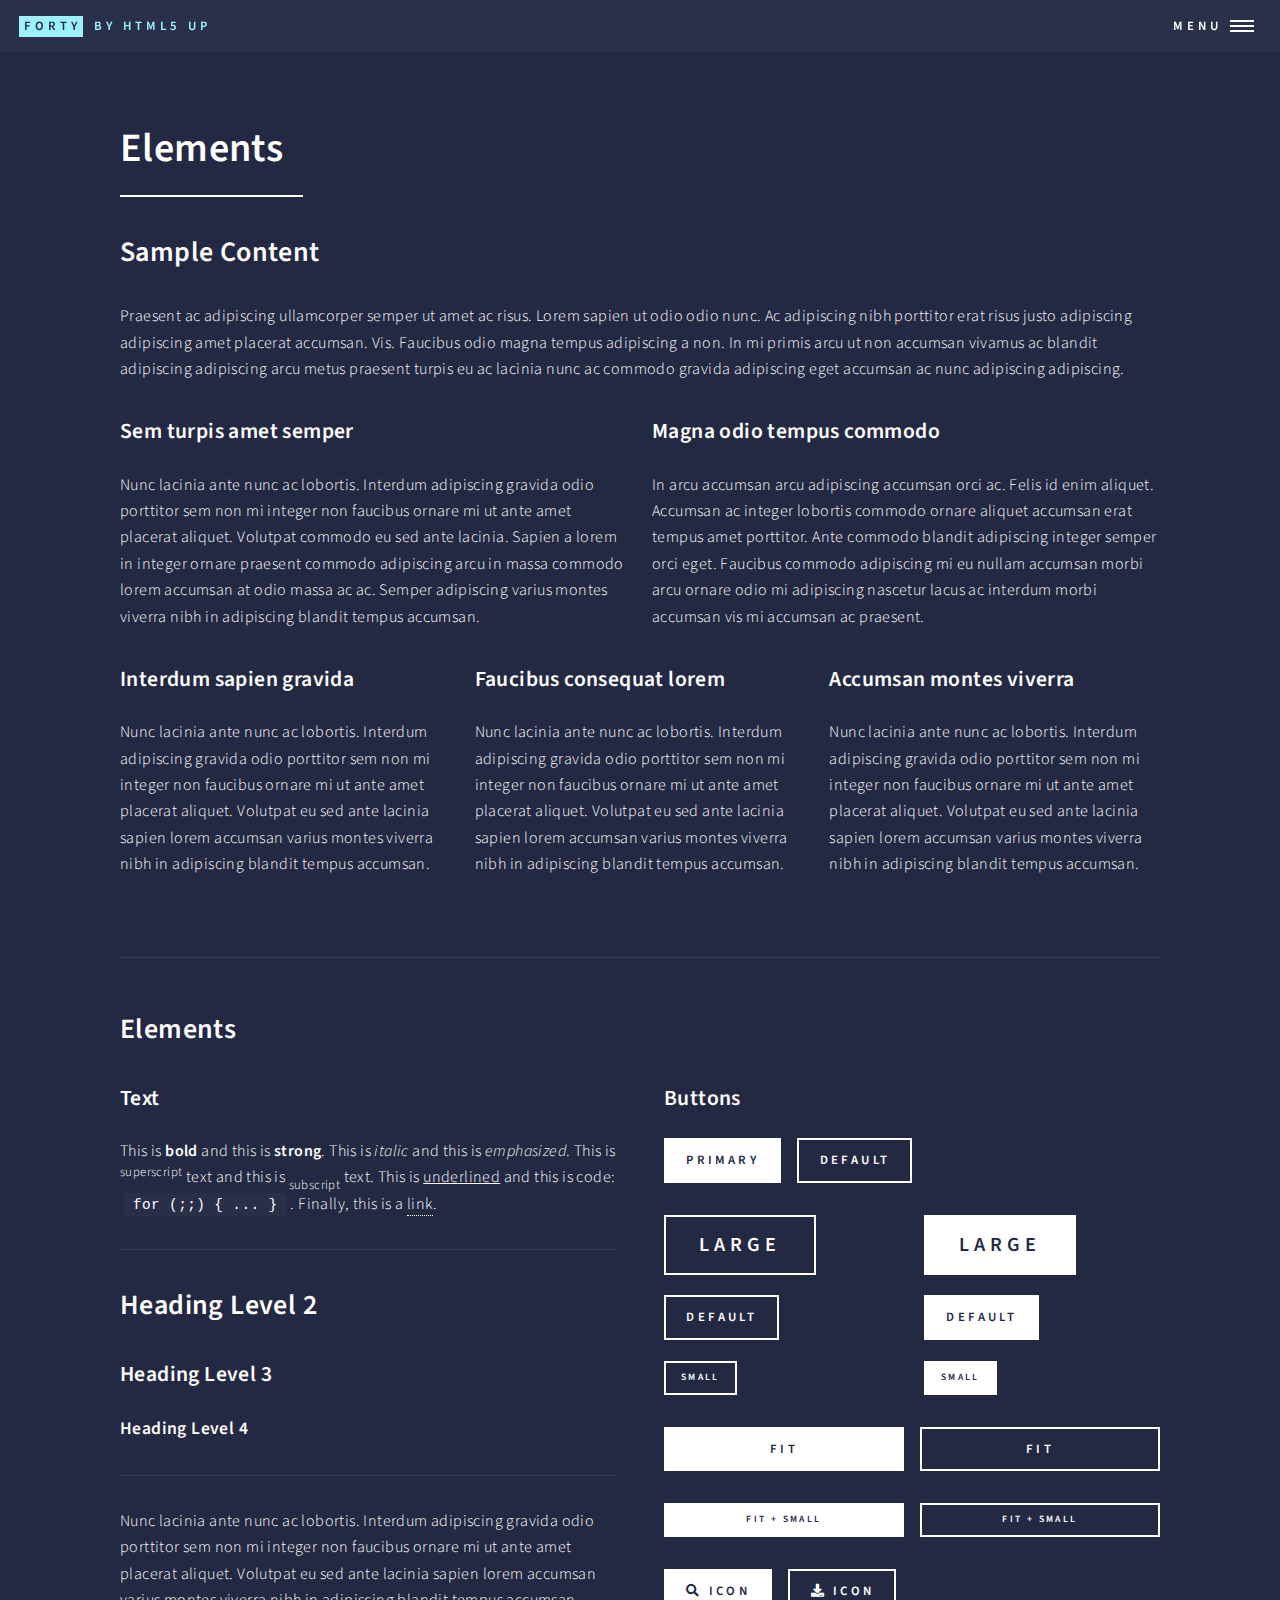
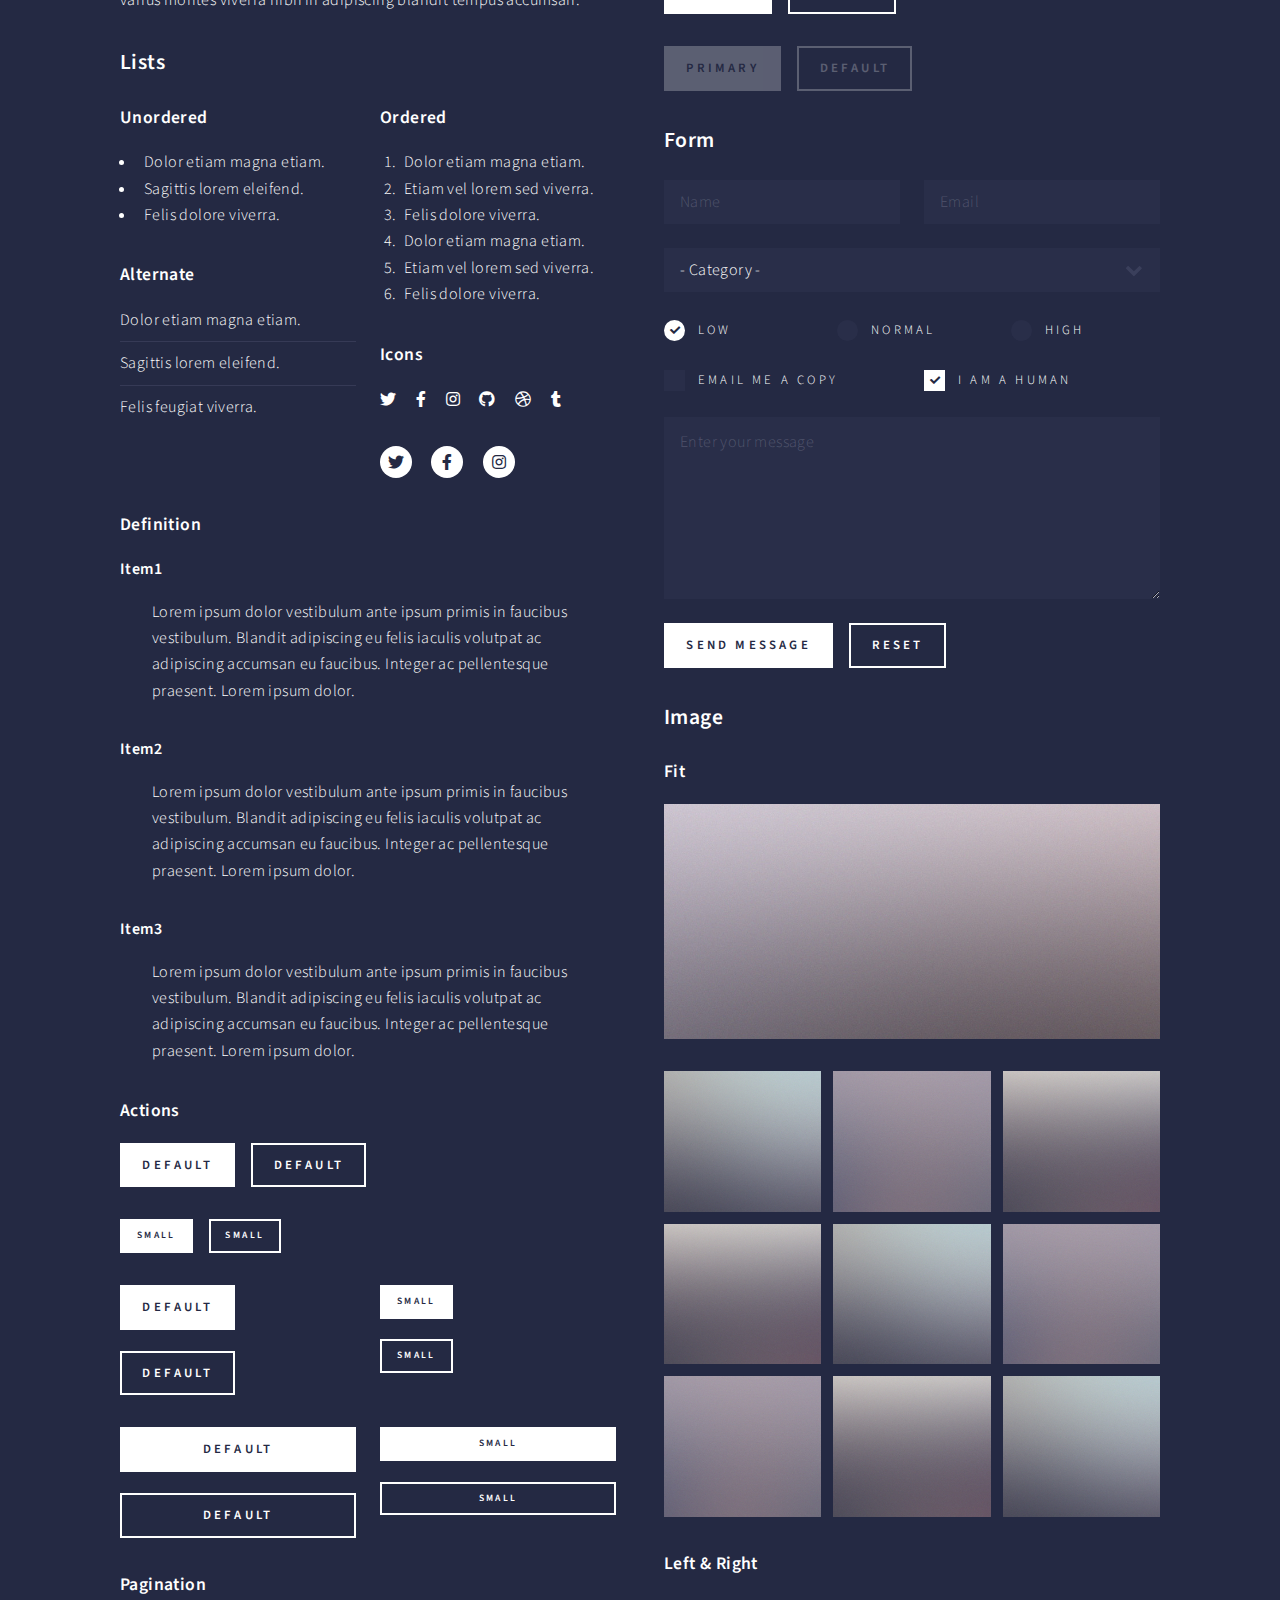
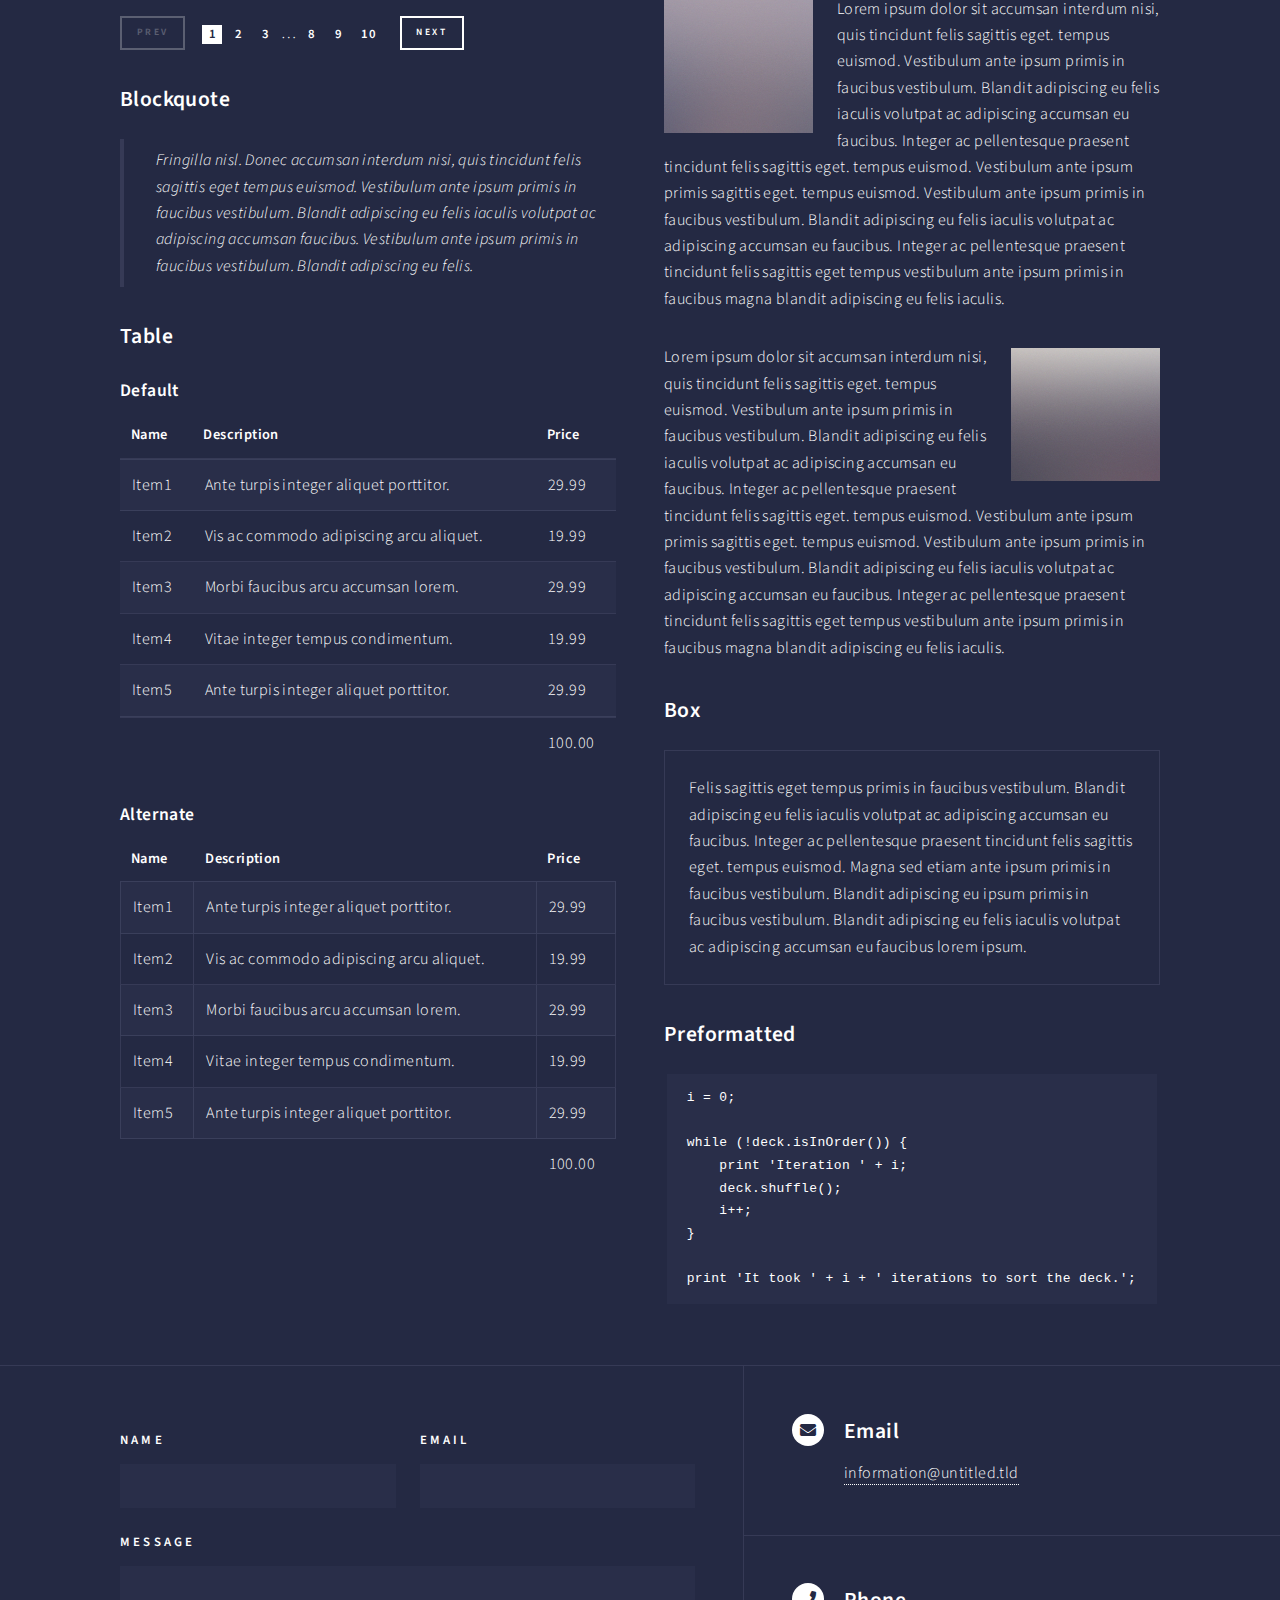
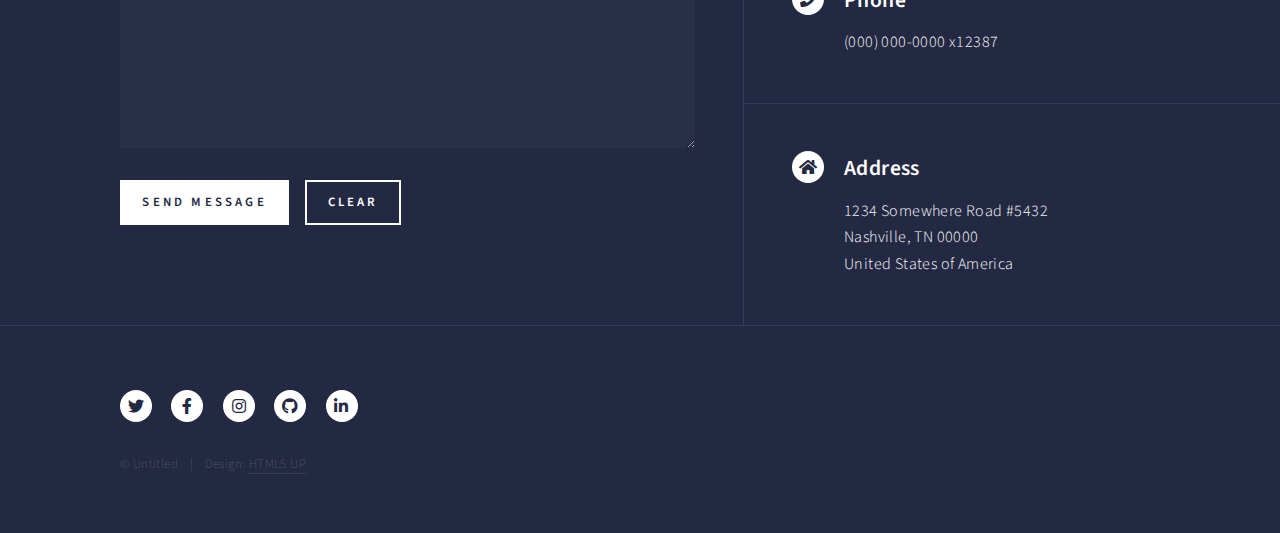
<file: elements.html>
<!DOCTYPE HTML>
<!--
	Forty by HTML5 UP
	html5up.net | @ajlkn
	Free for personal and commercial use under the CCA 3.0 license (html5up.net/license)
-->
<html>
	<head>
		<title>Elements - Forty by HTML5 UP</title>
		<meta charset="utf-8" />
		<meta name="viewport" content="width=device-width, initial-scale=1, user-scalable=no" />
		<link rel="stylesheet" href="assets/css/main.css" />
		<noscript><link rel="stylesheet" href="assets/css/noscript.css" /></noscript>
	</head>
	<body class="is-preload">

		<!-- Wrapper -->
			<div id="wrapper">

				<!-- Header -->
					<header id="header">
						<a href="index.html" class="logo"><strong>Forty</strong> <span>by HTML5 UP</span></a>
						<nav>
							<a href="#menu">Menu</a>
						</nav>
					</header>

				<!-- Menu -->
					<nav id="menu">
						<ul class="links">
							<li><a href="index.html">Home</a></li>
							<li><a href="landing.html">Landing</a></li>
							<li><a href="generic.html">Generic</a></li>
							<li><a href="elements.html">Elements</a></li>
						</ul>
						<ul class="actions stacked">
							<li><a href="#" class="button primary fit">Get Started</a></li>
							<li><a href="#" class="button fit">Log In</a></li>
						</ul>
					</nav>

				<!-- Main -->
					<div id="main" class="alt">

						<!-- One -->
							<section id="one">
								<div class="inner">
									<header class="major">
										<h1>Elements</h1>
									</header>

									<!-- Content -->
										<h2 id="content">Sample Content</h2>
										<p>Praesent ac adipiscing ullamcorper semper ut amet ac risus. Lorem sapien ut odio odio nunc. Ac adipiscing nibh porttitor erat risus justo adipiscing adipiscing amet placerat accumsan. Vis. Faucibus odio magna tempus adipiscing a non. In mi primis arcu ut non accumsan vivamus ac blandit adipiscing adipiscing arcu metus praesent turpis eu ac lacinia nunc ac commodo gravida adipiscing eget accumsan ac nunc adipiscing adipiscing.</p>
										<div class="row">
											<div class="col-6 col-12-small">
												<h3>Sem turpis amet semper</h3>
												<p>Nunc lacinia ante nunc ac lobortis. Interdum adipiscing gravida odio porttitor sem non mi integer non faucibus ornare mi ut ante amet placerat aliquet. Volutpat commodo eu sed ante lacinia. Sapien a lorem in integer ornare praesent commodo adipiscing arcu in massa commodo lorem accumsan at odio massa ac ac. Semper adipiscing varius montes viverra nibh in adipiscing blandit tempus accumsan.</p>
											</div>
											<div class="col-6 col-12-small">
												<h3>Magna odio tempus commodo</h3>
												<p>In arcu accumsan arcu adipiscing accumsan orci ac. Felis id enim aliquet. Accumsan ac integer lobortis commodo ornare aliquet accumsan erat tempus amet porttitor. Ante commodo blandit adipiscing integer semper orci eget. Faucibus commodo adipiscing mi eu nullam accumsan morbi arcu ornare odio mi adipiscing nascetur lacus ac interdum morbi accumsan vis mi accumsan ac praesent.</p>
											</div>
											<!-- Break -->
											<div class="col-4 col-12-medium">
												<h3>Interdum sapien gravida</h3>
												<p>Nunc lacinia ante nunc ac lobortis. Interdum adipiscing gravida odio porttitor sem non mi integer non faucibus ornare mi ut ante amet placerat aliquet. Volutpat eu sed ante lacinia sapien lorem accumsan varius montes viverra nibh in adipiscing blandit tempus accumsan.</p>
											</div>
											<div class="col-4 col-12-medium">
												<h3>Faucibus consequat lorem</h3>
												<p>Nunc lacinia ante nunc ac lobortis. Interdum adipiscing gravida odio porttitor sem non mi integer non faucibus ornare mi ut ante amet placerat aliquet. Volutpat eu sed ante lacinia sapien lorem accumsan varius montes viverra nibh in adipiscing blandit tempus accumsan.</p>
											</div>
											<div class="col-4 col-12-medium">
												<h3>Accumsan montes viverra</h3>
												<p>Nunc lacinia ante nunc ac lobortis. Interdum adipiscing gravida odio porttitor sem non mi integer non faucibus ornare mi ut ante amet placerat aliquet. Volutpat eu sed ante lacinia sapien lorem accumsan varius montes viverra nibh in adipiscing blandit tempus accumsan.</p>
											</div>
										</div>

									<hr class="major" />

									<!-- Elements -->
										<h2 id="elements">Elements</h2>
										<div class="row gtr-200">
											<div class="col-6 col-12-medium">

												<!-- Text stuff -->
													<h3>Text</h3>
													<p>This is <b>bold</b> and this is <strong>strong</strong>. This is <i>italic</i> and this is <em>emphasized</em>.
													This is <sup>superscript</sup> text and this is <sub>subscript</sub> text.
													This is <u>underlined</u> and this is code: <code>for (;;) { ... }</code>.
													Finally, this is a <a href="#">link</a>.</p>
													<hr />
													<h2>Heading Level 2</h2>
													<h3>Heading Level 3</h3>
													<h4>Heading Level 4</h4>
													<hr />
													<p>Nunc lacinia ante nunc ac lobortis. Interdum adipiscing gravida odio porttitor sem non mi integer non faucibus ornare mi ut ante amet placerat aliquet. Volutpat eu sed ante lacinia sapien lorem accumsan varius montes viverra nibh in adipiscing blandit tempus accumsan.</p>

												<!-- Lists -->
													<h3>Lists</h3>
													<div class="row">
														<div class="col-6 col-12-small">

															<h4>Unordered</h4>
															<ul>
																<li>Dolor etiam magna etiam.</li>
																<li>Sagittis lorem eleifend.</li>
																<li>Felis dolore viverra.</li>
															</ul>

															<h4>Alternate</h4>
															<ul class="alt">
																<li>Dolor etiam magna etiam.</li>
																<li>Sagittis lorem eleifend.</li>
																<li>Felis feugiat viverra.</li>
															</ul>

														</div>
														<div class="col-6 col-12-small">

															<h4>Ordered</h4>
															<ol>
																<li>Dolor etiam magna etiam.</li>
																<li>Etiam vel lorem sed viverra.</li>
																<li>Felis dolore viverra.</li>
																<li>Dolor etiam magna etiam.</li>
																<li>Etiam vel lorem sed viverra.</li>
																<li>Felis dolore viverra.</li>
															</ol>

															<h4>Icons</h4>
															<ul class="icons">
																<li><a href="#" class="icon brands fa-twitter"><span class="label">Twitter</span></a></li>
																<li><a href="#" class="icon brands fa-facebook-f"><span class="label">Facebook</span></a></li>
																<li><a href="#" class="icon brands fa-instagram"><span class="label">Instagram</span></a></li>
																<li><a href="#" class="icon brands fa-github"><span class="label">Github</span></a></li>
																<li><a href="#" class="icon brands fa-dribbble"><span class="label">Dribbble</span></a></li>
																<li><a href="#" class="icon brands fa-tumblr"><span class="label">Tumblr</span></a></li>
															</ul>
															<ul class="icons">
																<li><a href="#" class="icon brands alt fa-twitter"><span class="label">Twitter</span></a></li>
																<li><a href="#" class="icon brands alt fa-facebook-f"><span class="label">Facebook</span></a></li>
																<li><a href="#" class="icon brands alt fa-instagram"><span class="label">Instagram</span></a></li>
															</ul>

														</div>
													</div>
													<h4>Definition</h4>
													<dl>
														<dt>Item1</dt>
														<dd>
															<p>Lorem ipsum dolor vestibulum ante ipsum primis in faucibus vestibulum. Blandit adipiscing eu felis iaculis volutpat ac adipiscing accumsan eu faucibus. Integer ac pellentesque praesent. Lorem ipsum dolor.</p>
														</dd>
														<dt>Item2</dt>
														<dd>
															<p>Lorem ipsum dolor vestibulum ante ipsum primis in faucibus vestibulum. Blandit adipiscing eu felis iaculis volutpat ac adipiscing accumsan eu faucibus. Integer ac pellentesque praesent. Lorem ipsum dolor.</p>
														</dd>
														<dt>Item3</dt>
														<dd>
															<p>Lorem ipsum dolor vestibulum ante ipsum primis in faucibus vestibulum. Blandit adipiscing eu felis iaculis volutpat ac adipiscing accumsan eu faucibus. Integer ac pellentesque praesent. Lorem ipsum dolor.</p>
														</dd>
													</dl>

													<h4>Actions</h4>
													<ul class="actions">
														<li><a href="#" class="button primary">Default</a></li>
														<li><a href="#" class="button">Default</a></li>
													</ul>
													<ul class="actions small">
														<li><a href="#" class="button primary small">Small</a></li>
														<li><a href="#" class="button small">Small</a></li>
													</ul>
													<div class="row">
														<div class="col-6 col-12-small">
															<ul class="actions stacked">
																<li><a href="#" class="button primary">Default</a></li>
																<li><a href="#" class="button">Default</a></li>
															</ul>
														</div>
														<div class="col-6 col-12-small">
															<ul class="actions stacked">
																<li><a href="#" class="button primary small">Small</a></li>
																<li><a href="#" class="button small">Small</a></li>
															</ul>
														</div>
														<div class="col-6 col-12-small">
															<ul class="actions stacked">
																<li><a href="#" class="button primary fit">Default</a></li>
																<li><a href="#" class="button fit">Default</a></li>
															</ul>
														</div>
														<div class="col-6 col-12-small">
															<ul class="actions stacked">
																<li><a href="#" class="button primary small fit">Small</a></li>
																<li><a href="#" class="button small fit">Small</a></li>
															</ul>
														</div>
													</div>

													<h4>Pagination</h4>
													<ul class="pagination">
														<li><span class="button small disabled">Prev</span></li>
														<li><a href="#" class="page active">1</a></li>
														<li><a href="#" class="page">2</a></li>
														<li><a href="#" class="page">3</a></li>
														<li><span>&hellip;</span></li>
														<li><a href="#" class="page">8</a></li>
														<li><a href="#" class="page">9</a></li>
														<li><a href="#" class="page">10</a></li>
														<li><a href="#" class="button small">Next</a></li>
													</ul>

												<!-- Blockquote -->
													<h3>Blockquote</h3>
													<blockquote>Fringilla nisl. Donec accumsan interdum nisi, quis tincidunt felis sagittis eget tempus euismod. Vestibulum ante ipsum primis in faucibus vestibulum. Blandit adipiscing eu felis iaculis volutpat ac adipiscing accumsan faucibus. Vestibulum ante ipsum primis in faucibus vestibulum. Blandit adipiscing eu felis.</blockquote>

												<!-- Table -->
													<h3>Table</h3>

													<h4>Default</h4>
													<div class="table-wrapper">
														<table>
															<thead>
																<tr>
																	<th>Name</th>
																	<th>Description</th>
																	<th>Price</th>
																</tr>
															</thead>
															<tbody>
																<tr>
																	<td>Item1</td>
																	<td>Ante turpis integer aliquet porttitor.</td>
																	<td>29.99</td>
																</tr>
																<tr>
																	<td>Item2</td>
																	<td>Vis ac commodo adipiscing arcu aliquet.</td>
																	<td>19.99</td>
																</tr>
																<tr>
																	<td>Item3</td>
																	<td> Morbi faucibus arcu accumsan lorem.</td>
																	<td>29.99</td>
																</tr>
																<tr>
																	<td>Item4</td>
																	<td>Vitae integer tempus condimentum.</td>
																	<td>19.99</td>
																</tr>
																<tr>
																	<td>Item5</td>
																	<td>Ante turpis integer aliquet porttitor.</td>
																	<td>29.99</td>
																</tr>
															</tbody>
															<tfoot>
																<tr>
																	<td colspan="2"></td>
																	<td>100.00</td>
																</tr>
															</tfoot>
														</table>
													</div>

													<h4>Alternate</h4>
													<div class="table-wrapper">
														<table class="alt">
															<thead>
																<tr>
																	<th>Name</th>
																	<th>Description</th>
																	<th>Price</th>
																</tr>
															</thead>
															<tbody>
																<tr>
																	<td>Item1</td>
																	<td>Ante turpis integer aliquet porttitor.</td>
																	<td>29.99</td>
																</tr>
																<tr>
																	<td>Item2</td>
																	<td>Vis ac commodo adipiscing arcu aliquet.</td>
																	<td>19.99</td>
																</tr>
																<tr>
																	<td>Item3</td>
																	<td> Morbi faucibus arcu accumsan lorem.</td>
																	<td>29.99</td>
																</tr>
																<tr>
																	<td>Item4</td>
																	<td>Vitae integer tempus condimentum.</td>
																	<td>19.99</td>
																</tr>
																<tr>
																	<td>Item5</td>
																	<td>Ante turpis integer aliquet porttitor.</td>
																	<td>29.99</td>
																</tr>
															</tbody>
															<tfoot>
																<tr>
																	<td colspan="2"></td>
																	<td>100.00</td>
																</tr>
															</tfoot>
														</table>
													</div>

											</div>
											<div class="col-6 col-12-medium">

												<!-- Buttons -->
													<h3>Buttons</h3>
													<ul class="actions">
														<li><a href="#" class="button primary">Primary</a></li>
														<li><a href="#" class="button">Default</a></li>
													</ul>
													<div class="row">
														<div class="col-6 col-12-xsmall">
															<ul class="actions stacked">
																<li><a href="#" class="button large">Large</a></li>
																<li><a href="#" class="button">Default</a></li>
																<li><a href="#" class="button small">Small</a></li>
															</ul>
														</div>
														<div class="col-6 col-12-xsmall">
															<ul class="actions stacked">
																<li><a href="#" class="button primary large">Large</a></li>
																<li><a href="#" class="button primary">Default</a></li>
																<li><a href="#" class="button primary small">Small</a></li>
															</ul>
														</div>
													</div>
													<ul class="actions fit">
														<li><a href="#" class="button primary fit">Fit</a></li>
														<li><a href="#" class="button fit">Fit</a></li>
													</ul>
													<ul class="actions fit small">
														<li><a href="#" class="button primary fit small">Fit + Small</a></li>
														<li><a href="#" class="button fit small">Fit + Small</a></li>
													</ul>
													<ul class="actions">
														<li><a href="#" class="button primary icon solid fa-search">Icon</a></li>
														<li><a href="#" class="button icon solid fa-download">Icon</a></li>
													</ul>
													<ul class="actions">
														<li><span class="button primary disabled">Primary</span></li>
														<li><span class="button disabled">Default</span></li>
													</ul>

												<!-- Form -->
													<h3>Form</h3>

													<form method="post" action="#">
														<div class="row gtr-uniform">
															<div class="col-6 col-12-xsmall">
																<input type="text" name="demo-name" id="demo-name" value="" placeholder="Name" />
															</div>
															<div class="col-6 col-12-xsmall">
																<input type="email" name="demo-email" id="demo-email" value="" placeholder="Email" />
															</div>
															<!-- Break -->
															<div class="col-12">
																<select name="demo-category" id="demo-category">
																	<option value="">- Category -</option>
																	<option value="1">Manufacturing</option>
																	<option value="1">Shipping</option>
																	<option value="1">Administration</option>
																	<option value="1">Human Resources</option>
																</select>
															</div>
															<!-- Break -->
															<div class="col-4 col-12-small">
																<input type="radio" id="demo-priority-low" name="demo-priority" checked>
																<label for="demo-priority-low">Low</label>
															</div>
															<div class="col-4 col-12-small">
																<input type="radio" id="demo-priority-normal" name="demo-priority">
																<label for="demo-priority-normal">Normal</label>
															</div>
															<div class="col-4 col-12-small">
																<input type="radio" id="demo-priority-high" name="demo-priority">
																<label for="demo-priority-high">High</label>
															</div>
															<!-- Break -->
															<div class="col-6 col-12-small">
																<input type="checkbox" id="demo-copy" name="demo-copy">
																<label for="demo-copy">Email me a copy</label>
															</div>
															<div class="col-6 col-12-small">
																<input type="checkbox" id="demo-human" name="demo-human" checked>
																<label for="demo-human">I am a human</label>
															</div>
															<!-- Break -->
															<div class="col-12">
																<textarea name="demo-message" id="demo-message" placeholder="Enter your message" rows="6"></textarea>
															</div>
															<!-- Break -->
															<div class="col-12">
																<ul class="actions">
																	<li><input type="submit" value="Send Message" class="primary" /></li>
																	<li><input type="reset" value="Reset" /></li>
																</ul>
															</div>
														</div>
													</form>

												<!-- Image -->
													<h3>Image</h3>

													<h4>Fit</h4>
													<span class="image fit"><img src="images/pic03.jpg" alt="" /></span>
													<div class="box alt">
														<div class="row gtr-50 gtr-uniform">
															<div class="col-4"><span class="image fit"><img src="images/pic08.jpg" alt="" /></span></div>
															<div class="col-4"><span class="image fit"><img src="images/pic09.jpg" alt="" /></span></div>
															<div class="col-4"><span class="image fit"><img src="images/pic10.jpg" alt="" /></span></div>
															<!-- Break -->
															<div class="col-4"><span class="image fit"><img src="images/pic10.jpg" alt="" /></span></div>
															<div class="col-4"><span class="image fit"><img src="images/pic08.jpg" alt="" /></span></div>
															<div class="col-4"><span class="image fit"><img src="images/pic09.jpg" alt="" /></span></div>
															<!-- Break -->
															<div class="col-4"><span class="image fit"><img src="images/pic09.jpg" alt="" /></span></div>
															<div class="col-4"><span class="image fit"><img src="images/pic10.jpg" alt="" /></span></div>
															<div class="col-4"><span class="image fit"><img src="images/pic08.jpg" alt="" /></span></div>
														</div>
													</div>

													<h4>Left &amp; Right</h4>
													<p><span class="image left"><img src="images/pic09.jpg" alt="" /></span>Lorem ipsum dolor sit accumsan interdum nisi, quis tincidunt felis sagittis eget. tempus euismod. Vestibulum ante ipsum primis in faucibus vestibulum. Blandit adipiscing eu felis iaculis volutpat ac adipiscing accumsan eu faucibus. Integer ac pellentesque praesent tincidunt felis sagittis eget. tempus euismod. Vestibulum ante ipsum primis sagittis eget. tempus euismod. Vestibulum ante ipsum primis in faucibus vestibulum. Blandit adipiscing eu felis iaculis volutpat ac adipiscing accumsan eu faucibus. Integer ac pellentesque praesent tincidunt felis sagittis eget tempus vestibulum ante ipsum primis in faucibus magna blandit adipiscing eu felis iaculis.</p>
													<p><span class="image right"><img src="images/pic10.jpg" alt="" /></span>Lorem ipsum dolor sit accumsan interdum nisi, quis tincidunt felis sagittis eget. tempus euismod. Vestibulum ante ipsum primis in faucibus vestibulum. Blandit adipiscing eu felis iaculis volutpat ac adipiscing accumsan eu faucibus. Integer ac pellentesque praesent tincidunt felis sagittis eget. tempus euismod. Vestibulum ante ipsum primis sagittis eget. tempus euismod. Vestibulum ante ipsum primis in faucibus vestibulum. Blandit adipiscing eu felis iaculis volutpat ac adipiscing accumsan eu faucibus. Integer ac pellentesque praesent tincidunt felis sagittis eget tempus vestibulum ante ipsum primis in faucibus magna blandit adipiscing eu felis iaculis.</p>

												<!-- Box -->
													<h3>Box</h3>
													<div class="box">
														<p>Felis sagittis eget tempus primis in faucibus vestibulum. Blandit adipiscing eu felis iaculis volutpat ac adipiscing accumsan eu faucibus. Integer ac pellentesque praesent tincidunt felis sagittis eget. tempus euismod. Magna sed etiam ante ipsum primis in faucibus vestibulum. Blandit adipiscing eu ipsum primis in faucibus vestibulum. Blandit adipiscing eu felis iaculis volutpat ac adipiscing accumsan eu faucibus lorem ipsum.</p>
													</div>

												<!-- Preformatted Code -->
													<h3>Preformatted</h3>
													<pre><code>i = 0;

while (!deck.isInOrder()) {
    print 'Iteration ' + i;
    deck.shuffle();
    i++;
}

print 'It took ' + i + ' iterations to sort the deck.';
</code></pre>

											</div>
										</div>

								</div>
							</section>

					</div>

				<!-- Contact -->
					<section id="contact">
						<div class="inner">
							<section>
								<form method="post" action="#">
									<div class="fields">
										<div class="field half">
											<label for="name">Name</label>
											<input type="text" name="name" id="name" />
										</div>
										<div class="field half">
											<label for="email">Email</label>
											<input type="text" name="email" id="email" />
										</div>
										<div class="field">
											<label for="message">Message</label>
											<textarea name="message" id="message" rows="6"></textarea>
										</div>
									</div>
									<ul class="actions">
										<li><input type="submit" value="Send Message" class="primary" /></li>
										<li><input type="reset" value="Clear" /></li>
									</ul>
								</form>
							</section>
							<section class="split">
								<section>
									<div class="contact-method">
										<span class="icon solid alt fa-envelope"></span>
										<h3>Email</h3>
										<a href="#">information@untitled.tld</a>
									</div>
								</section>
								<section>
									<div class="contact-method">
										<span class="icon solid alt fa-phone"></span>
										<h3>Phone</h3>
										<span>(000) 000-0000 x12387</span>
									</div>
								</section>
								<section>
									<div class="contact-method">
										<span class="icon solid alt fa-home"></span>
										<h3>Address</h3>
										<span>1234 Somewhere Road #5432<br />
										Nashville, TN 00000<br />
										United States of America</span>
									</div>
								</section>
							</section>
						</div>
					</section>

				<!-- Footer -->
					<footer id="footer">
						<div class="inner">
							<ul class="icons">
								<li><a href="#" class="icon brands alt fa-twitter"><span class="label">Twitter</span></a></li>
								<li><a href="#" class="icon brands alt fa-facebook-f"><span class="label">Facebook</span></a></li>
								<li><a href="#" class="icon brands alt fa-instagram"><span class="label">Instagram</span></a></li>
								<li><a href="#" class="icon brands alt fa-github"><span class="label">GitHub</span></a></li>
								<li><a href="#" class="icon brands alt fa-linkedin-in"><span class="label">LinkedIn</span></a></li>
							</ul>
							<ul class="copyright">
								<li>&copy; Untitled</li><li>Design: <a href="https://html5up.net">HTML5 UP</a></li>
							</ul>
						</div>
					</footer>

			</div>

		<!-- Scripts -->
			<script src="assets/js/jquery.min.js"></script>
			<script src="assets/js/jquery.scrolly.min.js"></script>
			<script src="assets/js/jquery.scrollex.min.js"></script>
			<script src="assets/js/browser.min.js"></script>
			<script src="assets/js/breakpoints.min.js"></script>
			<script src="assets/js/util.js"></script>
			<script src="assets/js/main.js"></script>

	</body>
</html>
</file>
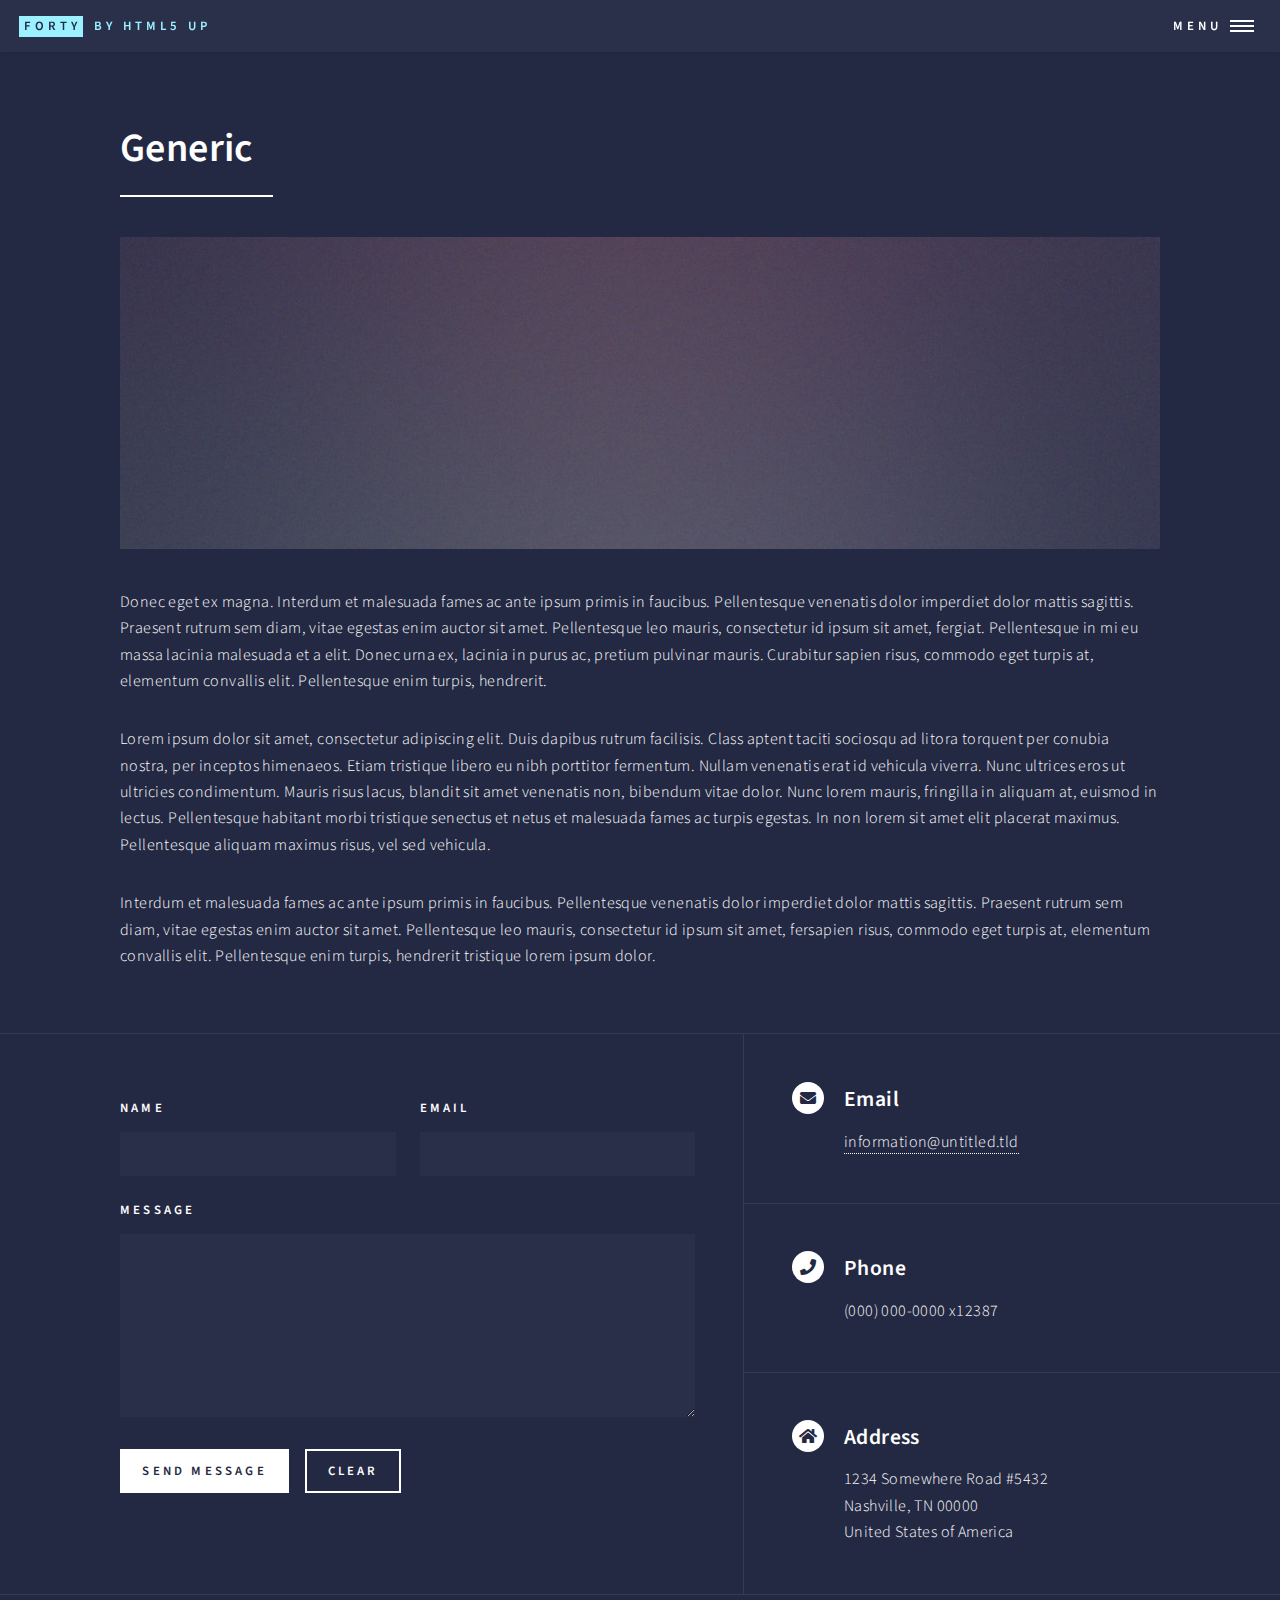
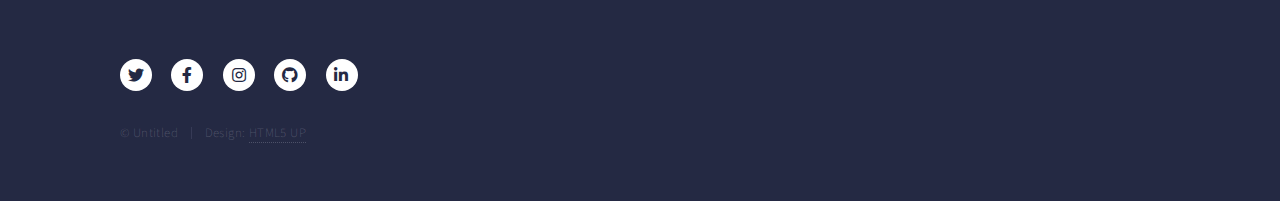
<file: generic.html>
<!DOCTYPE HTML>
<!--
	Forty by HTML5 UP
	html5up.net | @ajlkn
	Free for personal and commercial use under the CCA 3.0 license (html5up.net/license)
-->
<html>
	<head>
		<title>Generic - Forty by HTML5 UP</title>
		<meta charset="utf-8" />
		<meta name="viewport" content="width=device-width, initial-scale=1, user-scalable=no" />
		<link rel="stylesheet" href="assets/css/main.css" />
		<noscript><link rel="stylesheet" href="assets/css/noscript.css" /></noscript>
	</head>
	<body class="is-preload">

		<!-- Wrapper -->
			<div id="wrapper">

				<!-- Header -->
					<header id="header">
						<a href="index.html" class="logo"><strong>Forty</strong> <span>by HTML5 UP</span></a>
						<nav>
							<a href="#menu">Menu</a>
						</nav>
					</header>

				<!-- Menu -->
					<nav id="menu">
						<ul class="links">
							<li><a href="index.html">Home</a></li>
							<li><a href="landing.html">Landing</a></li>
							<li><a href="generic.html">Generic</a></li>
							<li><a href="elements.html">Elements</a></li>
						</ul>
						<ul class="actions stacked">
							<li><a href="#" class="button primary fit">Get Started</a></li>
							<li><a href="#" class="button fit">Log In</a></li>
						</ul>
					</nav>

				<!-- Main -->
					<div id="main" class="alt">

						<!-- One -->
							<section id="one">
								<div class="inner">
									<header class="major">
										<h1>Generic</h1>
									</header>
									<span class="image main"><img src="images/pic11.jpg" alt="" /></span>
									<p>Donec eget ex magna. Interdum et malesuada fames ac ante ipsum primis in faucibus. Pellentesque venenatis dolor imperdiet dolor mattis sagittis. Praesent rutrum sem diam, vitae egestas enim auctor sit amet. Pellentesque leo mauris, consectetur id ipsum sit amet, fergiat. Pellentesque in mi eu massa lacinia malesuada et a elit. Donec urna ex, lacinia in purus ac, pretium pulvinar mauris. Curabitur sapien risus, commodo eget turpis at, elementum convallis elit. Pellentesque enim turpis, hendrerit.</p>
									<p>Lorem ipsum dolor sit amet, consectetur adipiscing elit. Duis dapibus rutrum facilisis. Class aptent taciti sociosqu ad litora torquent per conubia nostra, per inceptos himenaeos. Etiam tristique libero eu nibh porttitor fermentum. Nullam venenatis erat id vehicula viverra. Nunc ultrices eros ut ultricies condimentum. Mauris risus lacus, blandit sit amet venenatis non, bibendum vitae dolor. Nunc lorem mauris, fringilla in aliquam at, euismod in lectus. Pellentesque habitant morbi tristique senectus et netus et malesuada fames ac turpis egestas. In non lorem sit amet elit placerat maximus. Pellentesque aliquam maximus risus, vel sed vehicula.</p>
									<p>Interdum et malesuada fames ac ante ipsum primis in faucibus. Pellentesque venenatis dolor imperdiet dolor mattis sagittis. Praesent rutrum sem diam, vitae egestas enim auctor sit amet. Pellentesque leo mauris, consectetur id ipsum sit amet, fersapien risus, commodo eget turpis at, elementum convallis elit. Pellentesque enim turpis, hendrerit tristique lorem ipsum dolor.</p>
								</div>
							</section>

					</div>

				<!-- Contact -->
					<section id="contact">
						<div class="inner">
							<section>
								<form method="post" action="#">
									<div class="fields">
										<div class="field half">
											<label for="name">Name</label>
											<input type="text" name="name" id="name" />
										</div>
										<div class="field half">
											<label for="email">Email</label>
											<input type="text" name="email" id="email" />
										</div>
										<div class="field">
											<label for="message">Message</label>
											<textarea name="message" id="message" rows="6"></textarea>
										</div>
									</div>
									<ul class="actions">
										<li><input type="submit" value="Send Message" class="primary" /></li>
										<li><input type="reset" value="Clear" /></li>
									</ul>
								</form>
							</section>
							<section class="split">
								<section>
									<div class="contact-method">
										<span class="icon solid alt fa-envelope"></span>
										<h3>Email</h3>
										<a href="#">information@untitled.tld</a>
									</div>
								</section>
								<section>
									<div class="contact-method">
										<span class="icon solid alt fa-phone"></span>
										<h3>Phone</h3>
										<span>(000) 000-0000 x12387</span>
									</div>
								</section>
								<section>
									<div class="contact-method">
										<span class="icon solid alt fa-home"></span>
										<h3>Address</h3>
										<span>1234 Somewhere Road #5432<br />
										Nashville, TN 00000<br />
										United States of America</span>
									</div>
								</section>
							</section>
						</div>
					</section>

				<!-- Footer -->
					<footer id="footer">
						<div class="inner">
							<ul class="icons">
								<li><a href="#" class="icon brands alt fa-twitter"><span class="label">Twitter</span></a></li>
								<li><a href="#" class="icon brands alt fa-facebook-f"><span class="label">Facebook</span></a></li>
								<li><a href="#" class="icon brands alt fa-instagram"><span class="label">Instagram</span></a></li>
								<li><a href="#" class="icon brands alt fa-github"><span class="label">GitHub</span></a></li>
								<li><a href="#" class="icon brands alt fa-linkedin-in"><span class="label">LinkedIn</span></a></li>
							</ul>
							<ul class="copyright">
								<li>&copy; Untitled</li><li>Design: <a href="https://html5up.net">HTML5 UP</a></li>
							</ul>
						</div>
					</footer>

			</div>

		<!-- Scripts -->
			<script src="assets/js/jquery.min.js"></script>
			<script src="assets/js/jquery.scrolly.min.js"></script>
			<script src="assets/js/jquery.scrollex.min.js"></script>
			<script src="assets/js/browser.min.js"></script>
			<script src="assets/js/breakpoints.min.js"></script>
			<script src="assets/js/util.js"></script>
			<script src="assets/js/main.js"></script>

	</body>
</html>
</file>
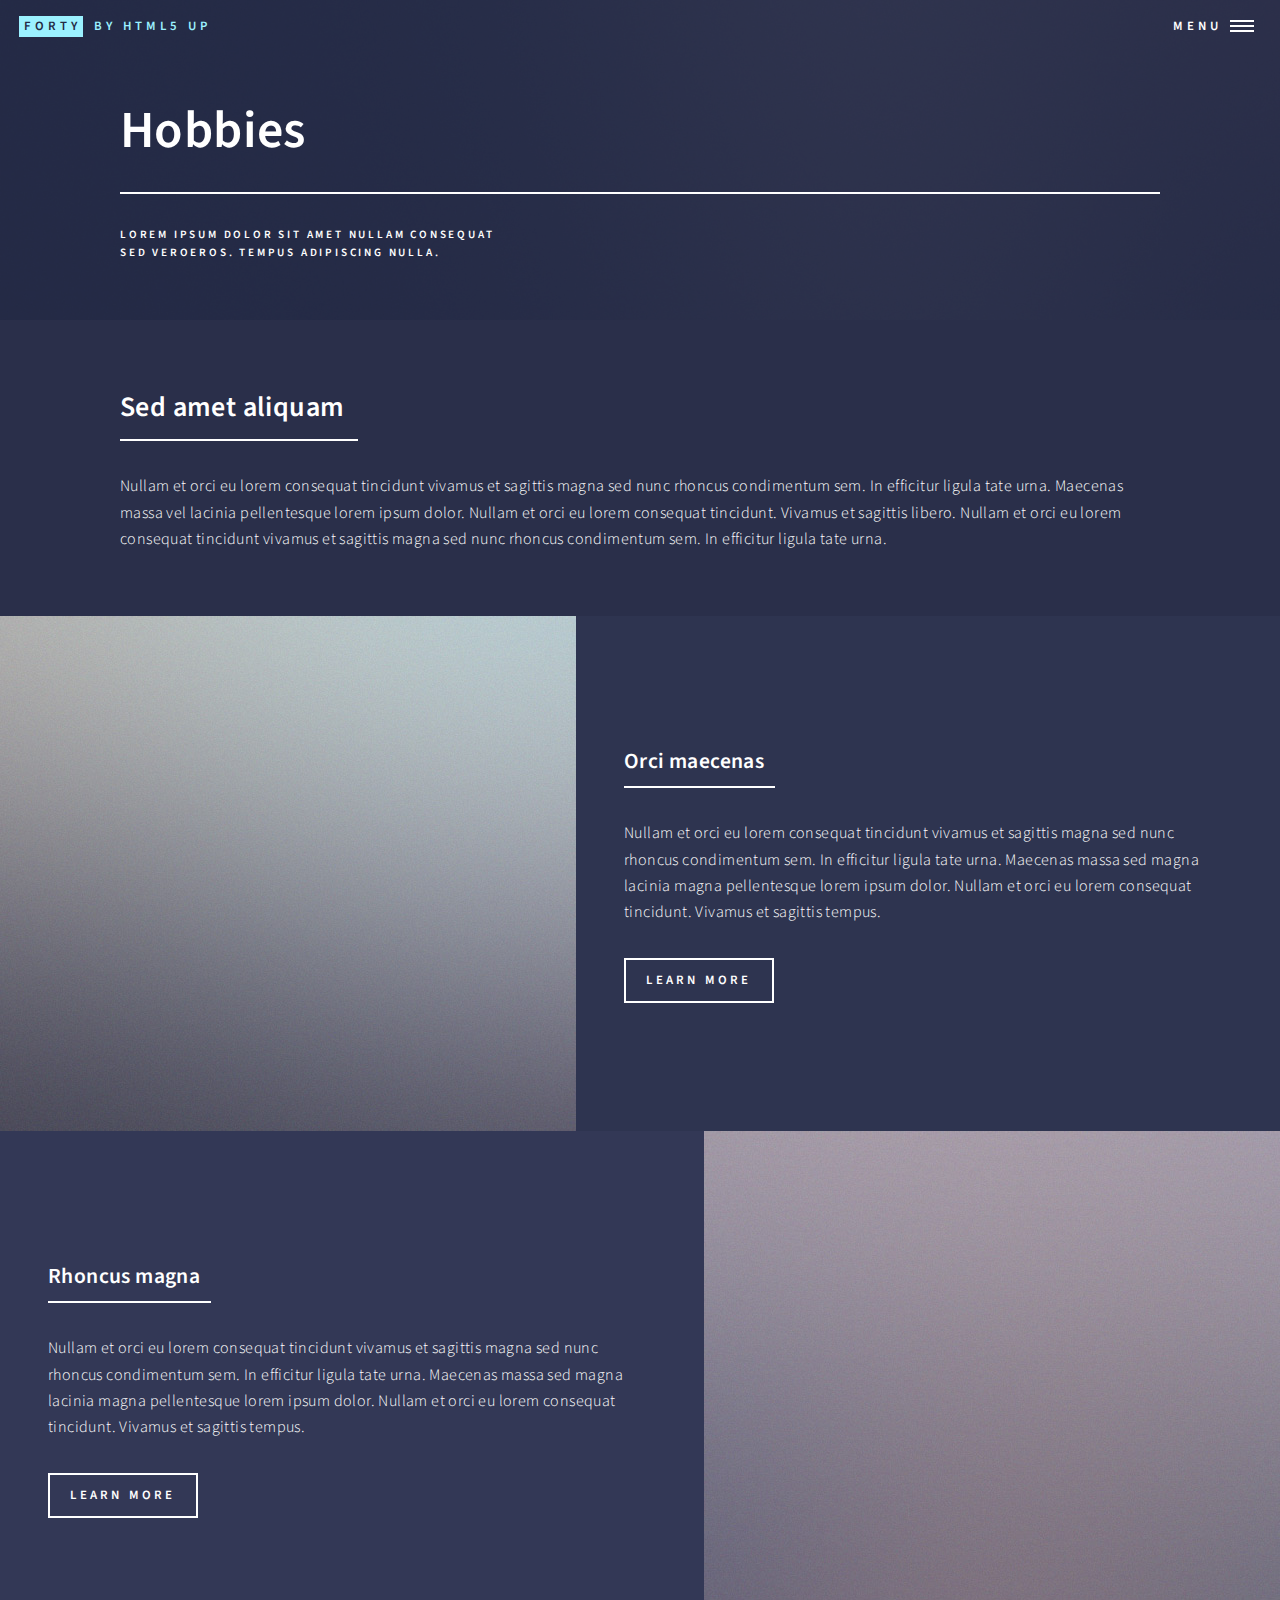
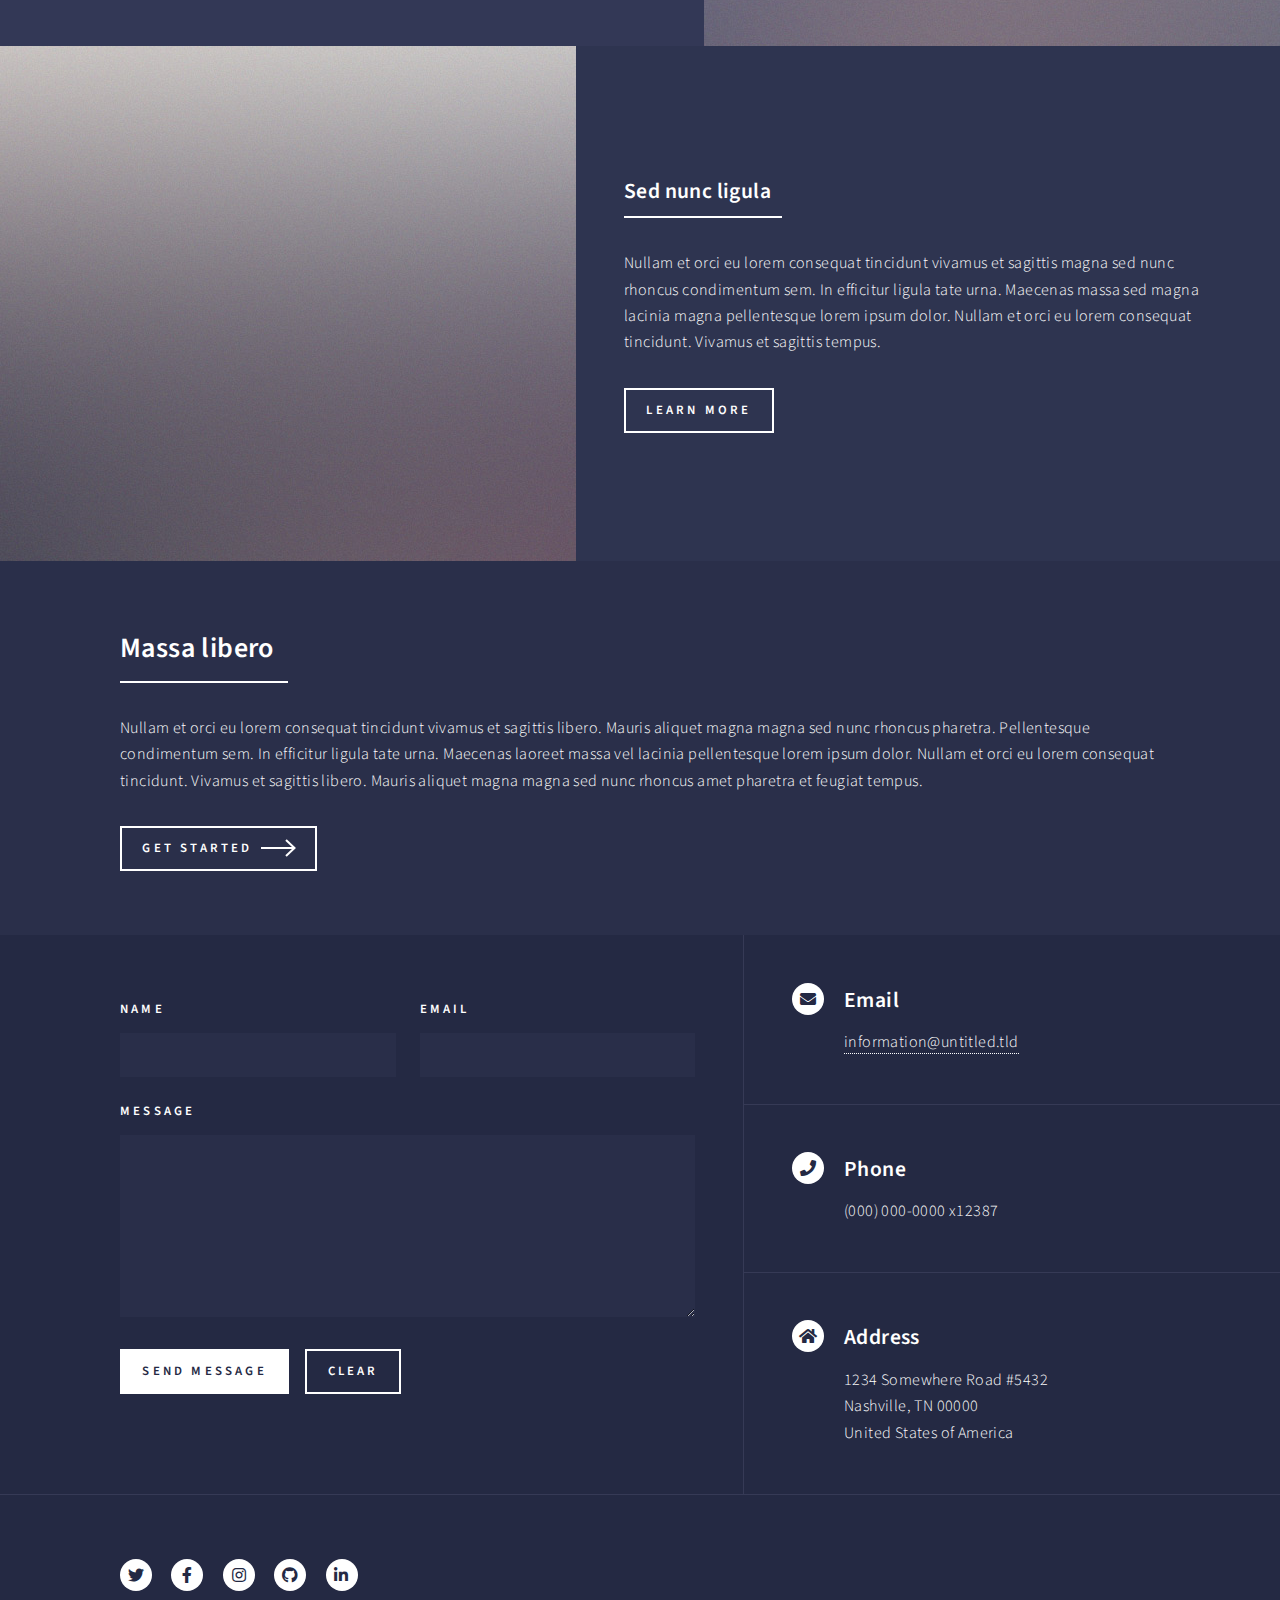
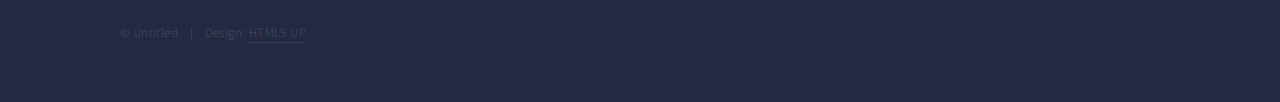
<file: hobbies.html>
<!DOCTYPE HTML>
<!--
	Forty by HTML5 UP
	html5up.net | @ajlkn
	Free for personal and commercial use under the CCA 3.0 license (html5up.net/license)
-->
<html>
	<head>
		<title>Hobbies - Forty by HTML5 UP</title>
		<meta charset="utf-8" />
		<meta name="viewport" content="width=device-width, initial-scale=1, user-scalable=no" />
		<link rel="stylesheet" href="assets/css/main.css" />
		<noscript><link rel="stylesheet" href="assets/css/noscript.css" /></noscript>
	</head>
	<body class="is-preload">

		<!-- Wrapper -->
			<div id="wrapper">

				<!-- Header -->
				<!-- Note: The "styleN" class below should match that of the banner element. -->
					<header id="header" class="alt">
						<a href="index.html" class="logo"><strong>Forty</strong> <span>by HTML5 UP</span></a>
						<nav>
							<a href="#menu">Menu</a>
						</nav>
					</header>

				<!-- Menu -->
					<nav id="menu">
						<ul class="links">
							<li><a href="index.html">Home</a></li>
							<li><a href="education.html">Education</a></li>
							<li><a href="research.html">Research</a></li>
							<li><a href="work_experience.html">Work Experience</a></li>
							<li><a href="projects.html">Projects</a></li>
							<li><a href="leadership.html">Leadership</a></li>
							<li><a href="hobbies.html">Hobbies</a></li>
							<li><a href="generic.html">Generic</a></li>
							<li><a href="elements.html">Elements</a></li>
						</ul>
						<ul class="actions stacked">
							<li><a href="#" class="button primary fit">Get Started</a></li>
							<li><a href="#" class="button fit">Log In</a></li>
						</ul>
					</nav>

				<!-- Banner -->
				<!-- Note: The "styleN" class below should match that of the header element. -->
					<section id="banner" class="major smaller-major">
						<div class="inner">
							<span class="image">
								<img src="images/pic07.jpg" alt="" />
							</span>
							<header class="major">
								<h1>Hobbies</h1>
							</header>
							<div class="content">
								<p>Lorem ipsum dolor sit amet nullam consequat<br />
								sed veroeros. tempus adipiscing nulla.</p>
							</div>
						</div>
					</section>

				<!-- Main -->
					<div id="main">

						<!-- One -->
							<section id="one">
								<div class="inner">
									<header class="major">
										<h2>Sed amet aliquam</h2>
									</header>
									<p>Nullam et orci eu lorem consequat tincidunt vivamus et sagittis magna sed nunc rhoncus condimentum sem. In efficitur ligula tate urna. Maecenas massa vel lacinia pellentesque lorem ipsum dolor. Nullam et orci eu lorem consequat tincidunt. Vivamus et sagittis libero. Nullam et orci eu lorem consequat tincidunt vivamus et sagittis magna sed nunc rhoncus condimentum sem. In efficitur ligula tate urna.</p>
								</div>
							</section>

						<!-- Two -->
							<section id="two" class="spotlights">
								<section>
									<a href="generic.html" class="image">
										<img src="images/pic08.jpg" alt="" data-position="center center" />
									</a>
									<div class="content">
										<div class="inner">
											<header class="major">
												<h3>Orci maecenas</h3>
											</header>
											<p>Nullam et orci eu lorem consequat tincidunt vivamus et sagittis magna sed nunc rhoncus condimentum sem. In efficitur ligula tate urna. Maecenas massa sed magna lacinia magna pellentesque lorem ipsum dolor. Nullam et orci eu lorem consequat tincidunt. Vivamus et sagittis tempus.</p>
											<ul class="actions">
												<li><a href="generic.html" class="button">Learn more</a></li>
											</ul>
										</div>
									</div>
								</section>
								<section>
									<a href="generic.html" class="image">
										<img src="images/pic09.jpg" alt="" data-position="top center" />
									</a>
									<div class="content">
										<div class="inner">
											<header class="major">
												<h3>Rhoncus magna</h3>
											</header>
											<p>Nullam et orci eu lorem consequat tincidunt vivamus et sagittis magna sed nunc rhoncus condimentum sem. In efficitur ligula tate urna. Maecenas massa sed magna lacinia magna pellentesque lorem ipsum dolor. Nullam et orci eu lorem consequat tincidunt. Vivamus et sagittis tempus.</p>
											<ul class="actions">
												<li><a href="generic.html" class="button">Learn more</a></li>
											</ul>
										</div>
									</div>
								</section>
								<section>
									<a href="generic.html" class="image">
										<img src="images/pic10.jpg" alt="" data-position="25% 25%" />
									</a>
									<div class="content">
										<div class="inner">
											<header class="major">
												<h3>Sed nunc ligula</h3>
											</header>
											<p>Nullam et orci eu lorem consequat tincidunt vivamus et sagittis magna sed nunc rhoncus condimentum sem. In efficitur ligula tate urna. Maecenas massa sed magna lacinia magna pellentesque lorem ipsum dolor. Nullam et orci eu lorem consequat tincidunt. Vivamus et sagittis tempus.</p>
											<ul class="actions">
												<li><a href="generic.html" class="button">Learn more</a></li>
											</ul>
										</div>
									</div>
								</section>
							</section>

						<!-- Three -->
							<section id="three">
								<div class="inner">
									<header class="major">
										<h2>Massa libero</h2>
									</header>
									<p>Nullam et orci eu lorem consequat tincidunt vivamus et sagittis libero. Mauris aliquet magna magna sed nunc rhoncus pharetra. Pellentesque condimentum sem. In efficitur ligula tate urna. Maecenas laoreet massa vel lacinia pellentesque lorem ipsum dolor. Nullam et orci eu lorem consequat tincidunt. Vivamus et sagittis libero. Mauris aliquet magna magna sed nunc rhoncus amet pharetra et feugiat tempus.</p>
									<ul class="actions">
										<li><a href="generic.html" class="button next">Get Started</a></li>
									</ul>
								</div>
							</section>

					</div>

				<!-- Contact -->
					<section id="contact">
						<div class="inner">
							<section>
								<form method="post" action="#">
									<div class="fields">
										<div class="field half">
											<label for="name">Name</label>
											<input type="text" name="name" id="name" />
										</div>
										<div class="field half">
											<label for="email">Email</label>
											<input type="text" name="email" id="email" />
										</div>
										<div class="field">
											<label for="message">Message</label>
											<textarea name="message" id="message" rows="6"></textarea>
										</div>
									</div>
									<ul class="actions">
										<li><input type="submit" value="Send Message" class="primary" /></li>
										<li><input type="reset" value="Clear" /></li>
									</ul>
								</form>
							</section>
							<section class="split">
								<section>
									<div class="contact-method">
										<span class="icon solid alt fa-envelope"></span>
										<h3>Email</h3>
										<a href="#">information@untitled.tld</a>
									</div>
								</section>
								<section>
									<div class="contact-method">
										<span class="icon solid alt fa-phone"></span>
										<h3>Phone</h3>
										<span>(000) 000-0000 x12387</span>
									</div>
								</section>
								<section>
									<div class="contact-method">
										<span class="icon solid alt fa-home"></span>
										<h3>Address</h3>
										<span>1234 Somewhere Road #5432<br />
										Nashville, TN 00000<br />
										United States of America</span>
									</div>
								</section>
							</section>
						</div>
					</section>

				<!-- Footer -->
					<footer id="footer">
						<div class="inner">
							<ul class="icons">
								<li><a href="#" class="icon brands alt fa-twitter"><span class="label">Twitter</span></a></li>
								<li><a href="#" class="icon brands alt fa-facebook-f"><span class="label">Facebook</span></a></li>
								<li><a href="#" class="icon brands alt fa-instagram"><span class="label">Instagram</span></a></li>
								<li><a href="#" class="icon brands alt fa-github"><span class="label">GitHub</span></a></li>
								<li><a href="#" class="icon brands alt fa-linkedin-in"><span class="label">LinkedIn</span></a></li>
							</ul>
							<ul class="copyright">
								<li>&copy; Untitled</li><li>Design: <a href="https://html5up.net">HTML5 UP</a></li>
							</ul>
						</div>
					</footer>

			</div>

		<!-- Scripts -->
			<script src="assets/js/jquery.min.js"></script>
			<script src="assets/js/jquery.scrolly.min.js"></script>
			<script src="assets/js/jquery.scrollex.min.js"></script>
			<script src="assets/js/browser.min.js"></script>
			<script src="assets/js/breakpoints.min.js"></script>
			<script src="assets/js/util.js"></script>
			<script src="assets/js/main.js"></script>

	</body>
</html>
</file>
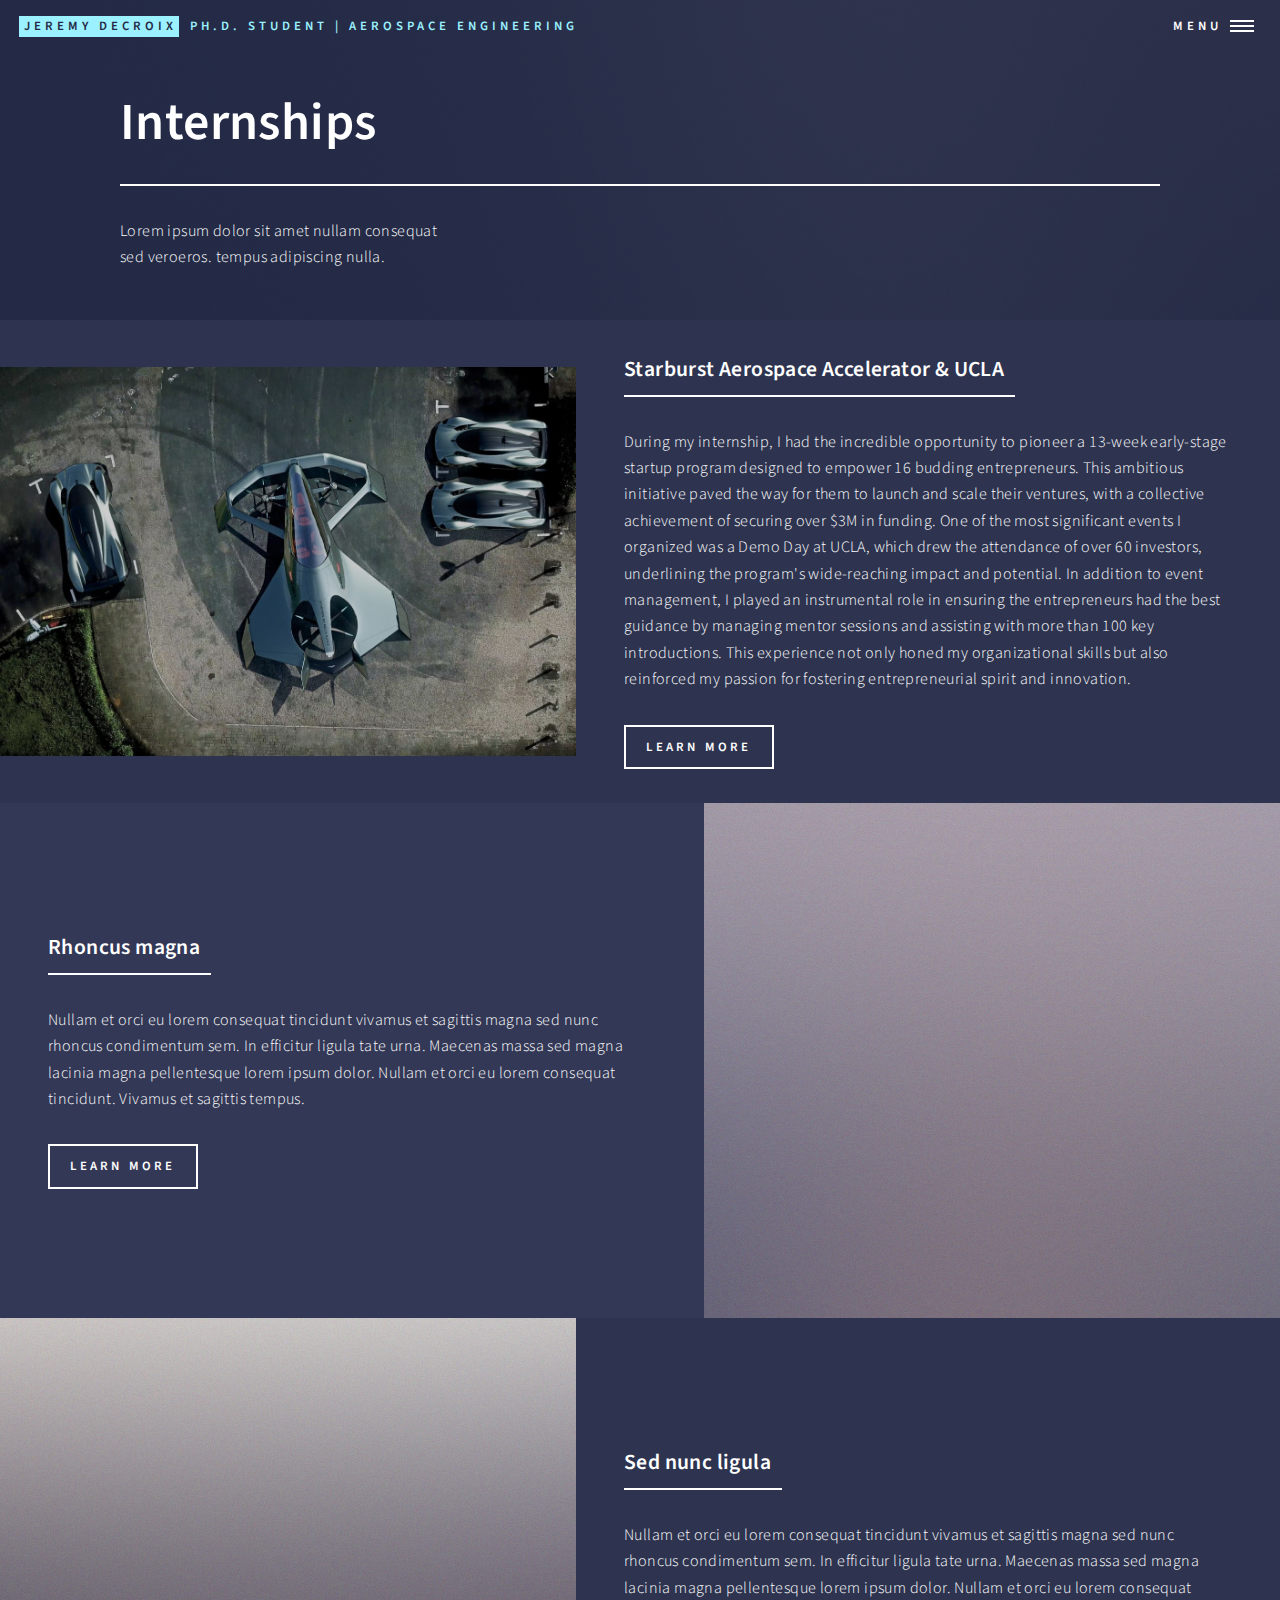
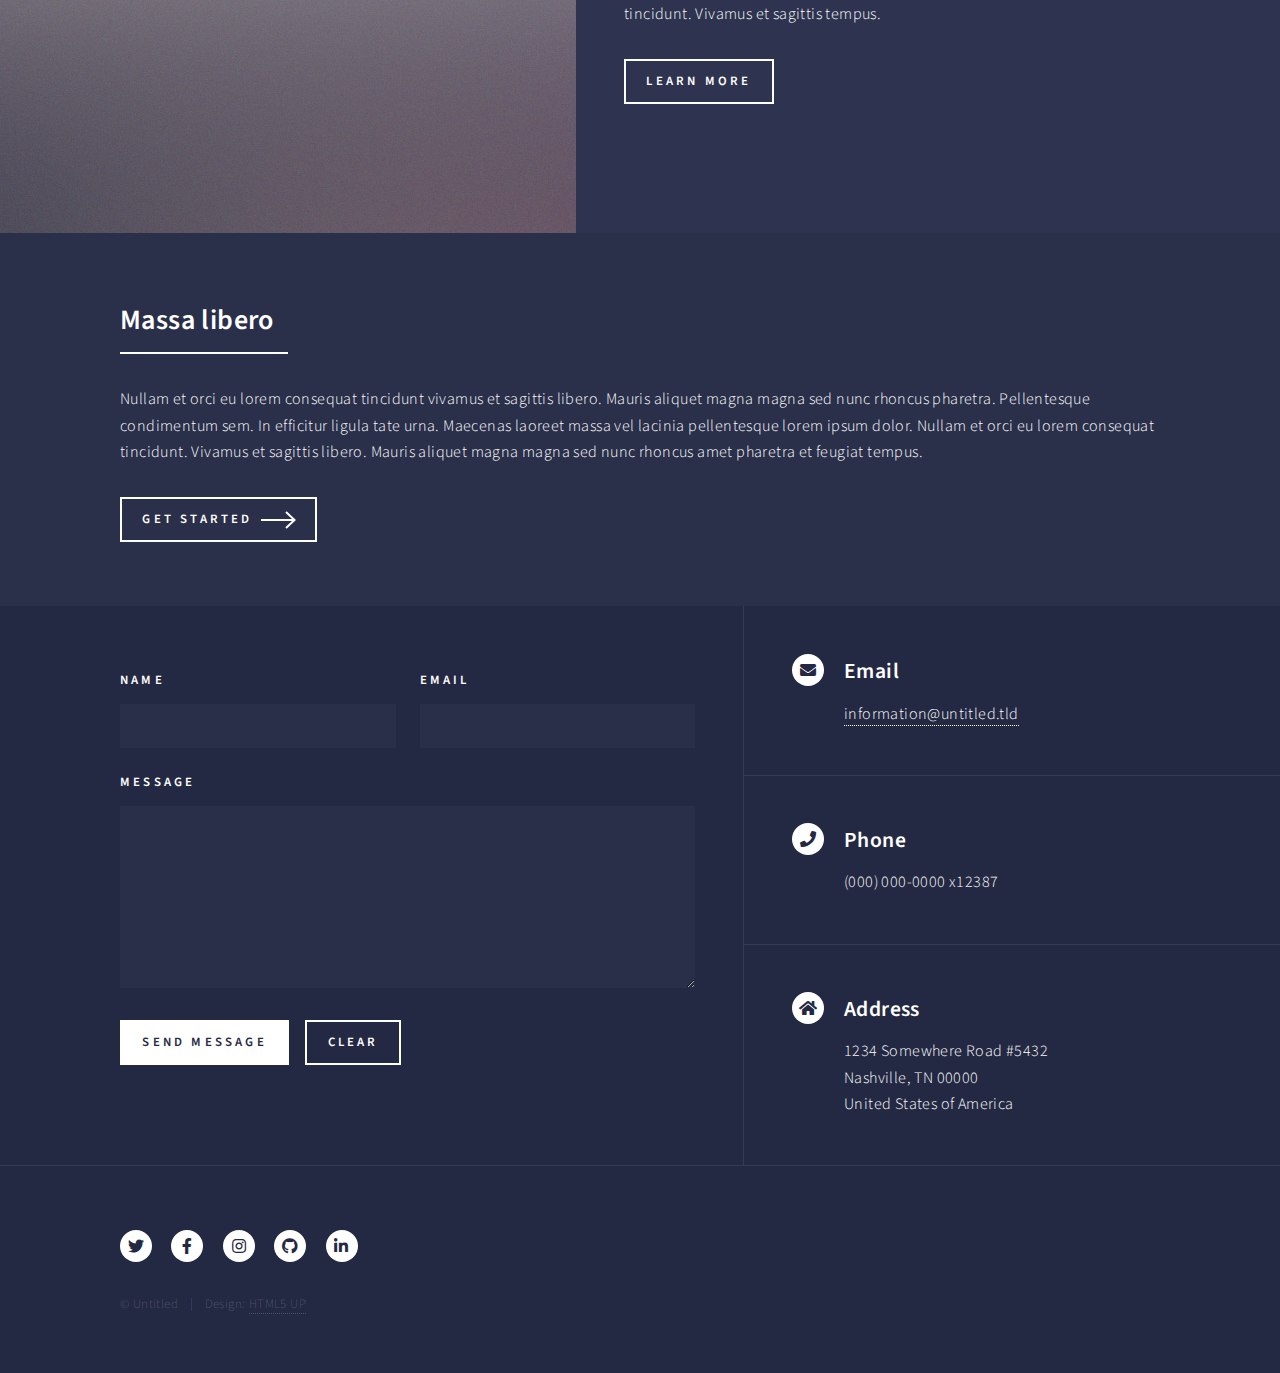
<file: internships.html>
<!DOCTYPE HTML>
<!--
	Forty by HTML5 UP
	html5up.net | @ajlkn
	Free for personal and commercial use under the CCA 3.0 license (html5up.net/license)
-->
<html>
	<head>
		<title>Jeremy Decroix</title>
		<meta charset="utf-8" />
		<meta name="viewport" content="width=device-width, initial-scale=1, user-scalable=no" />
		<link rel="stylesheet" href="assets/css/main.css" />
		<noscript><link rel="stylesheet" href="assets/css/noscript.css" /></noscript>
	</head>
	<body class="is-preload">

		<!-- Wrapper -->
			<div id="wrapper">

				<!-- Header -->
				<!-- Note: The "styleN" class below should match that of the banner element. -->
					<header id="header" class="alt">
						<a href="index.html" class="logo"><strong>Jeremy Decroix</strong> <span> Ph.D. Student | Aerospace Engineering </span></a>
						<nav>
							<a href="#menu">Menu</a>
						</nav>
					</header>

				<!-- Menu -->
					<nav id="menu">
						<ul class="links">
							<li><a href="index.html">Home</a></li>
							<li><a href="education.html">Education</a></li>
							<li><a href="research.html">Research</a></li>
							<li><a href="internships.html">Internships</a></li>
							<li><a href="projects.html">Projects</a></li>
							<li><a href="leadership.html">Leadership</a></li>
							<li><a href="hobbies.html">Hobbies</a></li>
							<li><a href="generic.html">Generic</a></li>
							<li><a href="elements.html">Elements</a></li>
						</ul>
						<ul class="actions stacked">
							<li><a href="#" class="button primary fit">Get Started</a></li>
							<li><a href="#" class="button fit">Log In</a></li>
						</ul>
					</nav>

				<!-- Banner -->
				<!-- Note: The "styleN" class below should match that of the header element. -->
					<section id="banner" class="major smaller-major">
						<div class="inner">
							<span class="image">
								<img src="images/pic07.jpg" alt="" />
							</span>
							<header class="major">
								<h1>Internships</h1>
							</header>
							<div class="spotlights">
								<p>Lorem ipsum dolor sit amet nullam consequat<br />
								sed veroeros. tempus adipiscing nulla.</p>
							</div>
						</div>
					</section>

				<!-- Main -->
					<div id="main">

						<!-- One -->
							<!--<section id="one">
								<div class="inner">
									<header class="major">
										<h2>STARBURST</h2>
									</header>
									<p>Nullam et orci eu lorem consequat tincidunt vivamus et sagittis magna sed nunc rhoncus condimentum sem. In efficitur ligula tate urna. Maecenas massa vel lacinia pellentesque lorem ipsum dolor. Nullam et orci eu lorem consequat tincidunt. Vivamus et sagittis libero. Nullam et orci eu lorem consequat tincidunt vivamus et sagittis magna sed nunc rhoncus condimentum sem. In efficitur ligula tate urna.</p>
								</div>
							</section>
						-->
						<!-- Two -->
							<section id="two" class="spotlights">
								<section>
									<a href="generic.html" class="image">
										<img src="images/4.jpeg" alt="" data-position="center center" />
									</a>
									<div class="content">
										<div class="inner">
											<header class="major">
												<h3>Starburst Aerospace Accelerator & UCLA</h3>
											</header>
											<p>During my internship, I had the incredible opportunity to pioneer a 13-week early-stage startup program designed to empower 16 budding entrepreneurs. This ambitious initiative paved the way for them to launch and scale their ventures, with a collective achievement of securing over $3M in funding. One of the most significant events I organized was a Demo Day at UCLA, which drew the attendance of over 60 investors, underlining the program's wide-reaching impact and potential. In addition to event management, I played an instrumental role in ensuring the entrepreneurs had the best guidance by managing mentor sessions and assisting with more than 100 key introductions. This experience not only honed my organizational skills but also reinforced my passion for fostering entrepreneurial spirit and innovation.</p>
											<ul class="actions">
												<li><a href="generic.html" class="button">Learn more</a></li>
											</ul>
										</div>
									</div>
								</section>
								<section>
									<a href="generic.html" class="image">
										<img src="images/pic09.jpg" alt="" data-position="top center" />
									</a>
									<div class="content">
										<div class="inner">
											<header class="major">
												<h3>Rhoncus magna</h3>
											</header>
											<p>Nullam et orci eu lorem consequat tincidunt vivamus et sagittis magna sed nunc rhoncus condimentum sem. In efficitur ligula tate urna. Maecenas massa sed magna lacinia magna pellentesque lorem ipsum dolor. Nullam et orci eu lorem consequat tincidunt. Vivamus et sagittis tempus.</p>
											<ul class="actions">
												<li><a href="generic.html" class="button">Learn more</a></li>
											</ul>
										</div>
									</div>
								</section>
								<section>
									<a href="generic.html" class="image">
										<img src="images/pic10.jpg" alt="" data-position="25% 25%" />
									</a>
									<div class="content">
										<div class="inner">
											<header class="major">
												<h3>Sed nunc ligula</h3>
											</header>
											<p>Nullam et orci eu lorem consequat tincidunt vivamus et sagittis magna sed nunc rhoncus condimentum sem. In efficitur ligula tate urna. Maecenas massa sed magna lacinia magna pellentesque lorem ipsum dolor. Nullam et orci eu lorem consequat tincidunt. Vivamus et sagittis tempus.</p>
											<ul class="actions">
												<li><a href="generic.html" class="button">Learn more</a></li>
											</ul>
										</div>
									</div>
								</section>
							</section>

						<!-- Three -->
							<section id="three">
								<div class="inner">
									<header class="major">
										<h2>Massa libero</h2>
									</header>
									<p>Nullam et orci eu lorem consequat tincidunt vivamus et sagittis libero. Mauris aliquet magna magna sed nunc rhoncus pharetra. Pellentesque condimentum sem. In efficitur ligula tate urna. Maecenas laoreet massa vel lacinia pellentesque lorem ipsum dolor. Nullam et orci eu lorem consequat tincidunt. Vivamus et sagittis libero. Mauris aliquet magna magna sed nunc rhoncus amet pharetra et feugiat tempus.</p>
									<ul class="actions">
										<li><a href="generic.html" class="button next">Get Started</a></li>
									</ul>
								</div>
							</section>

					</div>

				<!-- Contact -->
					<section id="contact">
						<div class="inner">
							<section>
								<form method="post" action="#">
									<div class="fields">
										<div class="field half">
											<label for="name">Name</label>
											<input type="text" name="name" id="name" />
										</div>
										<div class="field half">
											<label for="email">Email</label>
											<input type="text" name="email" id="email" />
										</div>
										<div class="field">
											<label for="message">Message</label>
											<textarea name="message" id="message" rows="6"></textarea>
										</div>
									</div>
									<ul class="actions">
										<li><input type="submit" value="Send Message" class="primary" /></li>
										<li><input type="reset" value="Clear" /></li>
									</ul>
								</form>
							</section>
							<section class="split">
								<section>
									<div class="contact-method">
										<span class="icon solid alt fa-envelope"></span>
										<h3>Email</h3>
										<a href="#">information@untitled.tld</a>
									</div>
								</section>
								<section>
									<div class="contact-method">
										<span class="icon solid alt fa-phone"></span>
										<h3>Phone</h3>
										<span>(000) 000-0000 x12387</span>
									</div>
								</section>
								<section>
									<div class="contact-method">
										<span class="icon solid alt fa-home"></span>
										<h3>Address</h3>
										<span>1234 Somewhere Road #5432<br />
										Nashville, TN 00000<br />
										United States of America</span>
									</div>
								</section>
							</section>
						</div>
					</section>

				<!-- Footer -->
					<footer id="footer">
						<div class="inner">
							<ul class="icons">
								<li><a href="#" class="icon brands alt fa-twitter"><span class="label">Twitter</span></a></li>
								<li><a href="#" class="icon brands alt fa-facebook-f"><span class="label">Facebook</span></a></li>
								<li><a href="#" class="icon brands alt fa-instagram"><span class="label">Instagram</span></a></li>
								<li><a href="#" class="icon brands alt fa-github"><span class="label">GitHub</span></a></li>
								<li><a href="#" class="icon brands alt fa-linkedin-in"><span class="label">LinkedIn</span></a></li>
							</ul>
							<ul class="copyright">
								<li>&copy; Untitled</li><li>Design: <a href="https://html5up.net">HTML5 UP</a></li>
							</ul>
						</div>
					</footer>

			</div>

		<!-- Scripts -->
			<script src="assets/js/jquery.min.js"></script>
			<script src="assets/js/jquery.scrolly.min.js"></script>
			<script src="assets/js/jquery.scrollex.min.js"></script>
			<script src="assets/js/browser.min.js"></script>
			<script src="assets/js/breakpoints.min.js"></script>
			<script src="assets/js/util.js"></script>
			<script src="assets/js/main.js"></script>

	</body>
</html>
</file>
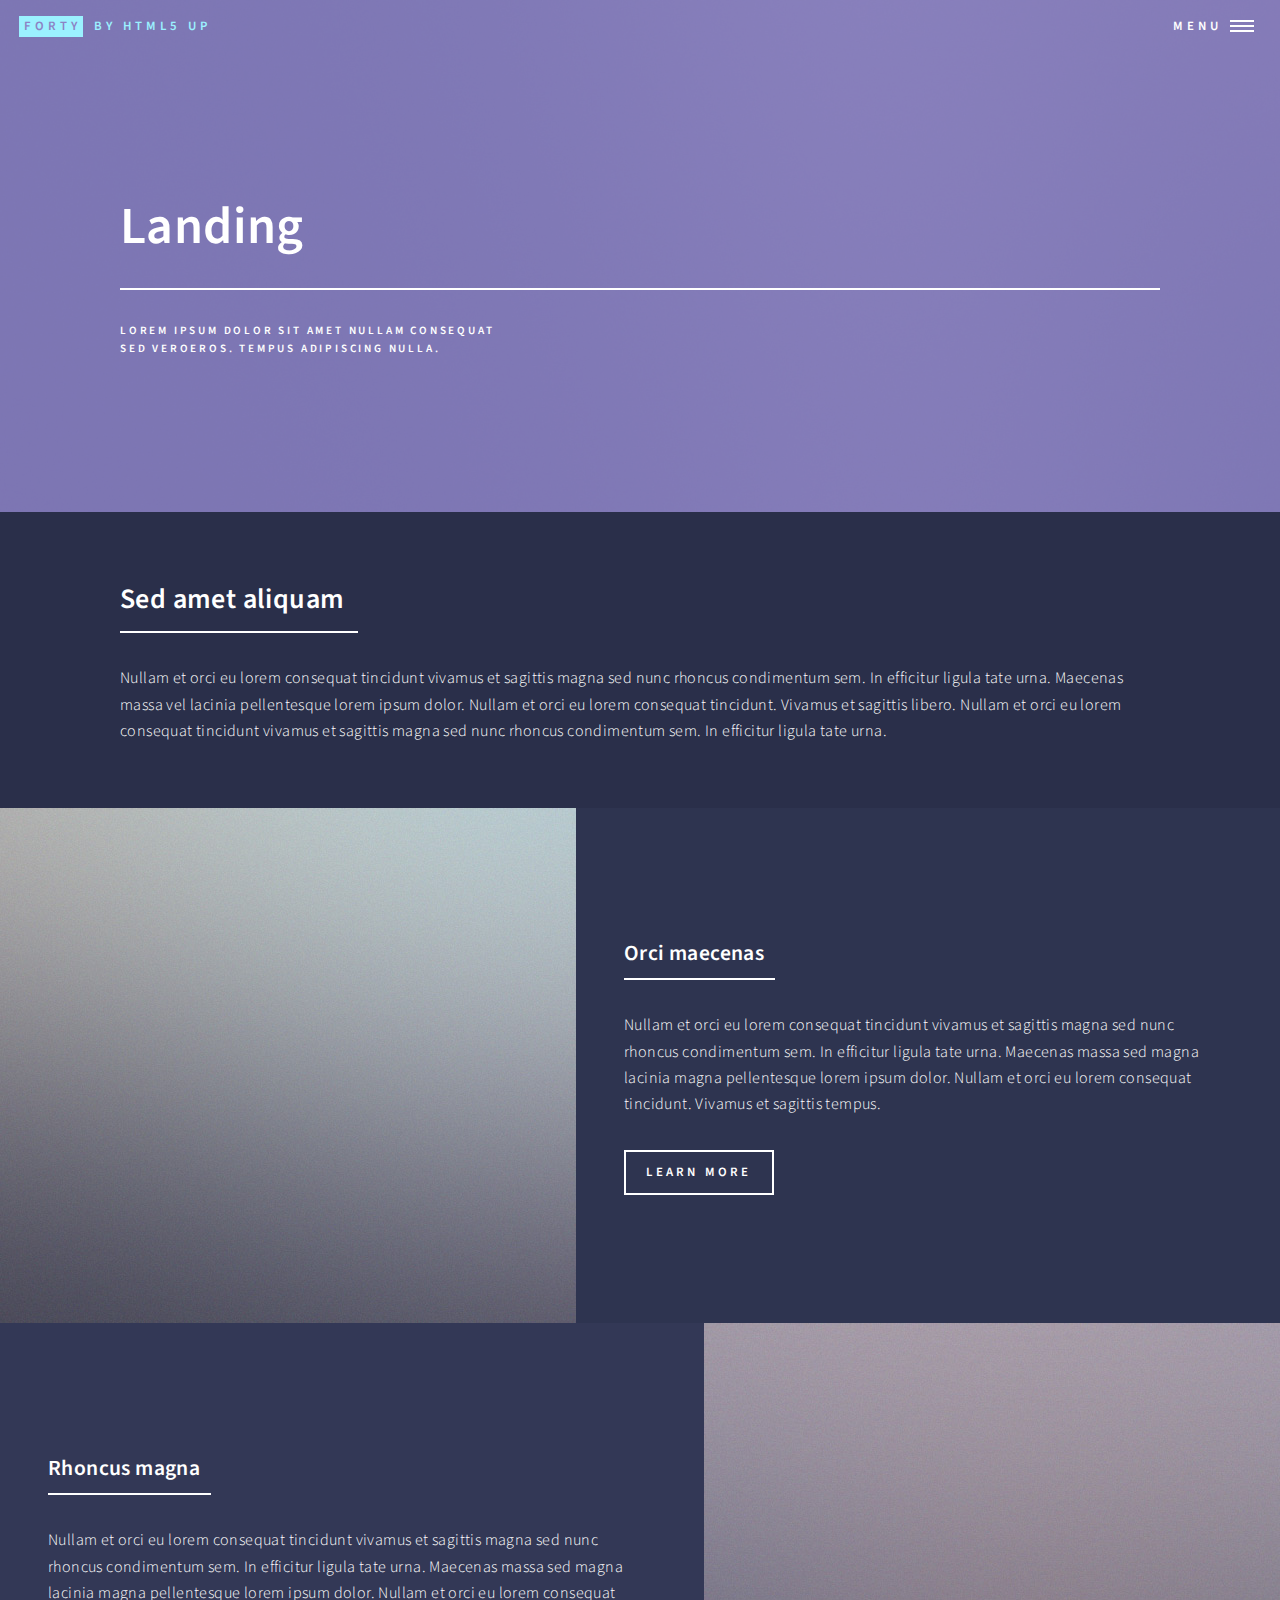
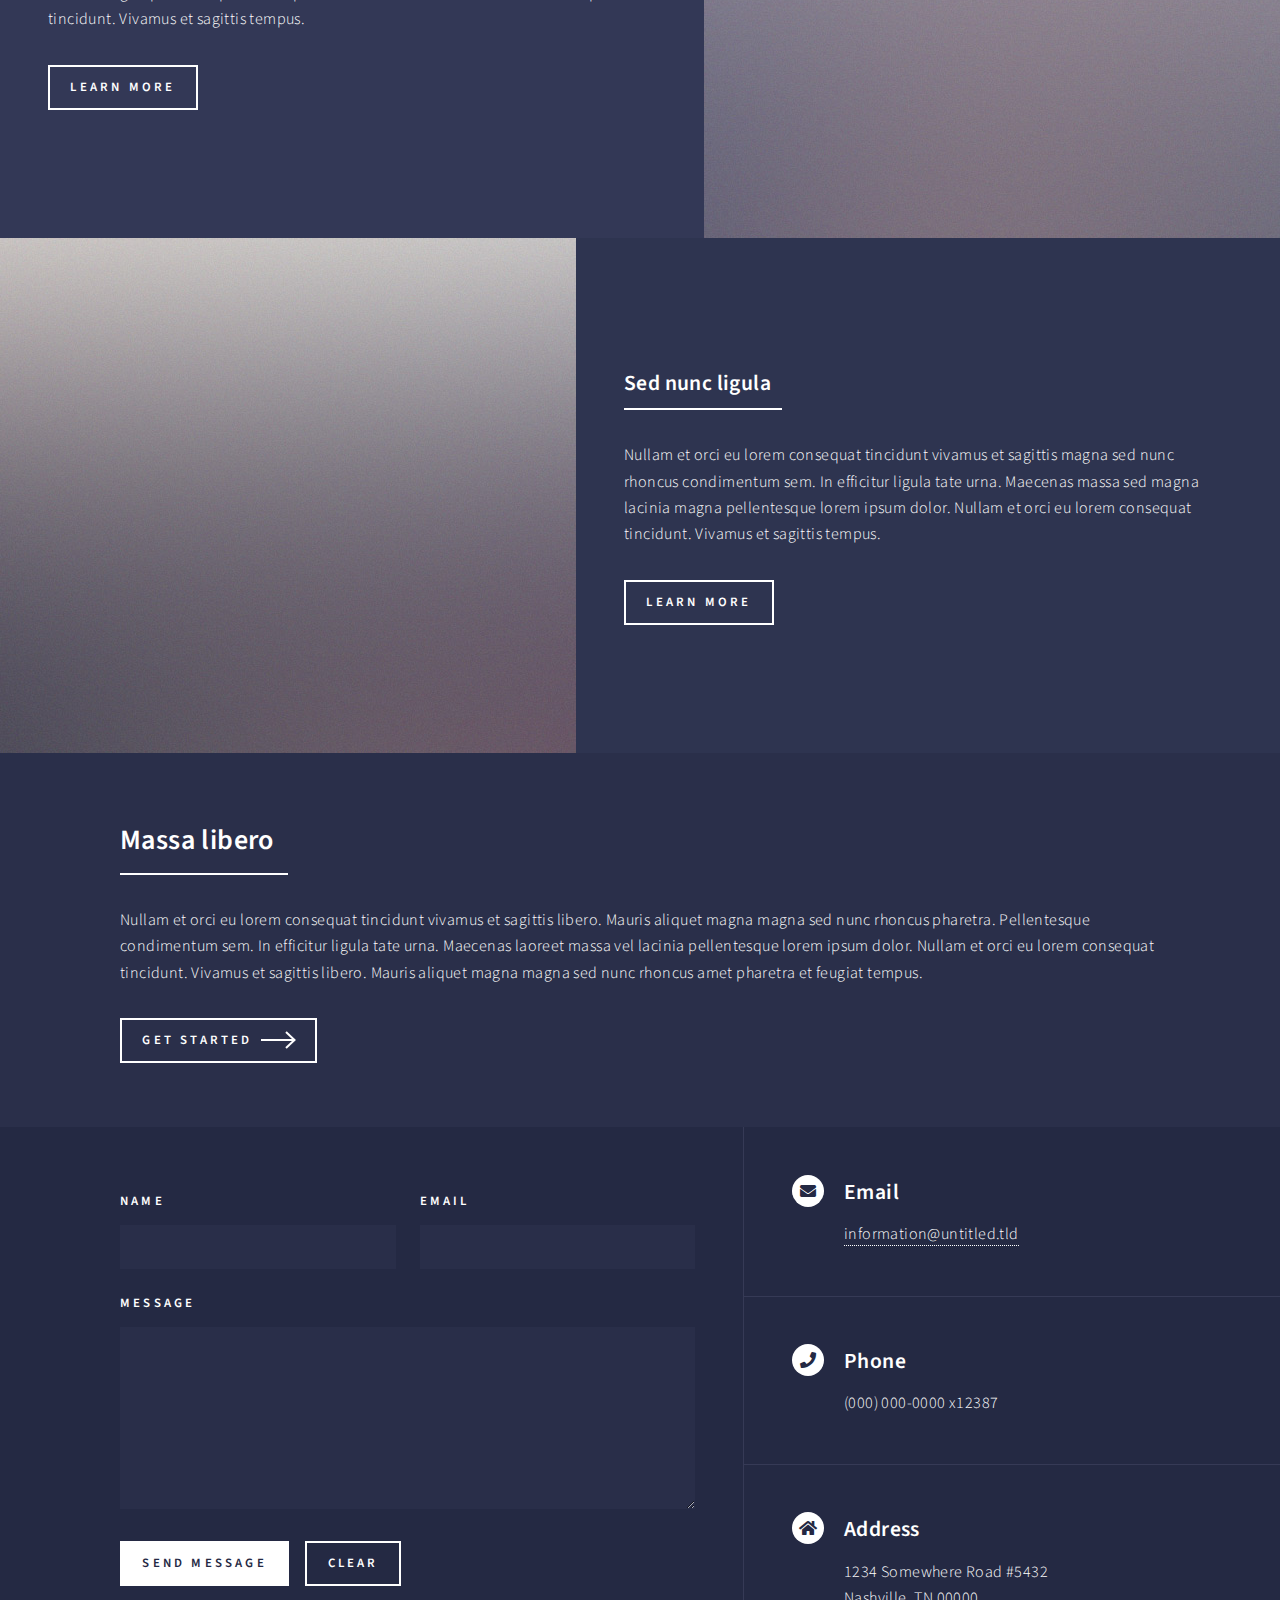
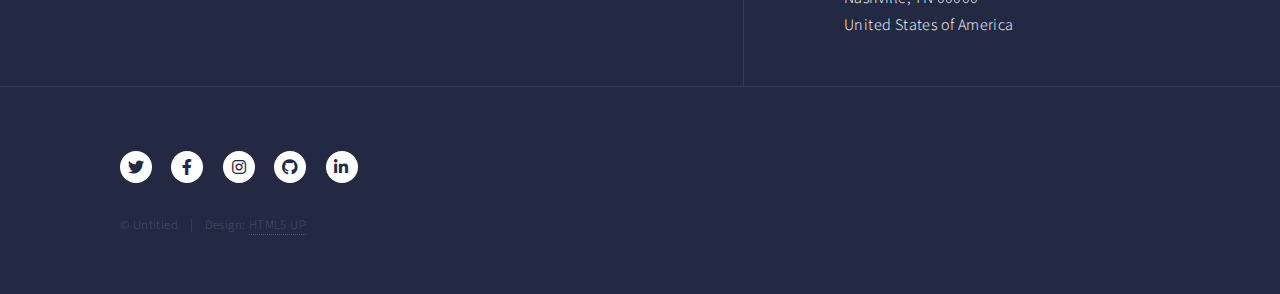
<file: landing.html>
<!DOCTYPE HTML>
<!--
	Forty by HTML5 UP
	html5up.net | @ajlkn
	Free for personal and commercial use under the CCA 3.0 license (html5up.net/license)
-->
<html>
	<head>
		<title>Landing - Forty by HTML5 UP</title>
		<meta charset="utf-8" />
		<meta name="viewport" content="width=device-width, initial-scale=1, user-scalable=no" />
		<link rel="stylesheet" href="assets/css/main.css" />
		<noscript><link rel="stylesheet" href="assets/css/noscript.css" /></noscript>
	</head>
	<body class="is-preload">

		<!-- Wrapper -->
			<div id="wrapper">

				<!-- Header -->
				<!-- Note: The "styleN" class below should match that of the banner element. -->
					<header id="header" class="alt style2">
						<a href="index.html" class="logo"><strong>Forty</strong> <span>by HTML5 UP</span></a>
						<nav>
							<a href="#menu">Menu</a>
						</nav>
					</header>

				<!-- Menu -->
					<nav id="menu">
						<ul class="links">
							<li><a href="index.html">Home</a></li>
							<li><a href="landing.html">Landing</a></li>
							<li><a href="generic.html">Generic</a></li>
							<li><a href="elements.html">Elements</a></li>
						</ul>
						<ul class="actions stacked">
							<li><a href="#" class="button primary fit">Get Started</a></li>
							<li><a href="#" class="button fit">Log In</a></li>
						</ul>
					</nav>

				<!-- Banner -->
				<!-- Note: The "styleN" class below should match that of the header element. -->
					<section id="banner" class="style2">
						<div class="inner">
							<span class="image">
								<img src="images/pic07.jpg" alt="" />
							</span>
							<header class="major">
								<h1>Landing</h1>
							</header>
							<div class="content">
								<p>Lorem ipsum dolor sit amet nullam consequat<br />
								sed veroeros. tempus adipiscing nulla.</p>
							</div>
						</div>
					</section>

				<!-- Main -->
					<div id="main">

						<!-- One -->
							<section id="one">
								<div class="inner">
									<header class="major">
										<h2>Sed amet aliquam</h2>
									</header>
									<p>Nullam et orci eu lorem consequat tincidunt vivamus et sagittis magna sed nunc rhoncus condimentum sem. In efficitur ligula tate urna. Maecenas massa vel lacinia pellentesque lorem ipsum dolor. Nullam et orci eu lorem consequat tincidunt. Vivamus et sagittis libero. Nullam et orci eu lorem consequat tincidunt vivamus et sagittis magna sed nunc rhoncus condimentum sem. In efficitur ligula tate urna.</p>
								</div>
							</section>

						<!-- Two -->
							<section id="two" class="spotlights">
								<section>
									<a href="generic.html" class="image">
										<img src="images/pic08.jpg" alt="" data-position="center center" />
									</a>
									<div class="content">
										<div class="inner">
											<header class="major">
												<h3>Orci maecenas</h3>
											</header>
											<p>Nullam et orci eu lorem consequat tincidunt vivamus et sagittis magna sed nunc rhoncus condimentum sem. In efficitur ligula tate urna. Maecenas massa sed magna lacinia magna pellentesque lorem ipsum dolor. Nullam et orci eu lorem consequat tincidunt. Vivamus et sagittis tempus.</p>
											<ul class="actions">
												<li><a href="generic.html" class="button">Learn more</a></li>
											</ul>
										</div>
									</div>
								</section>
								<section>
									<a href="generic.html" class="image">
										<img src="images/pic09.jpg" alt="" data-position="top center" />
									</a>
									<div class="content">
										<div class="inner">
											<header class="major">
												<h3>Rhoncus magna</h3>
											</header>
											<p>Nullam et orci eu lorem consequat tincidunt vivamus et sagittis magna sed nunc rhoncus condimentum sem. In efficitur ligula tate urna. Maecenas massa sed magna lacinia magna pellentesque lorem ipsum dolor. Nullam et orci eu lorem consequat tincidunt. Vivamus et sagittis tempus.</p>
											<ul class="actions">
												<li><a href="generic.html" class="button">Learn more</a></li>
											</ul>
										</div>
									</div>
								</section>
								<section>
									<a href="generic.html" class="image">
										<img src="images/pic10.jpg" alt="" data-position="25% 25%" />
									</a>
									<div class="content">
										<div class="inner">
											<header class="major">
												<h3>Sed nunc ligula</h3>
											</header>
											<p>Nullam et orci eu lorem consequat tincidunt vivamus et sagittis magna sed nunc rhoncus condimentum sem. In efficitur ligula tate urna. Maecenas massa sed magna lacinia magna pellentesque lorem ipsum dolor. Nullam et orci eu lorem consequat tincidunt. Vivamus et sagittis tempus.</p>
											<ul class="actions">
												<li><a href="generic.html" class="button">Learn more</a></li>
											</ul>
										</div>
									</div>
								</section>
							</section>

						<!-- Three -->
							<section id="three">
								<div class="inner">
									<header class="major">
										<h2>Massa libero</h2>
									</header>
									<p>Nullam et orci eu lorem consequat tincidunt vivamus et sagittis libero. Mauris aliquet magna magna sed nunc rhoncus pharetra. Pellentesque condimentum sem. In efficitur ligula tate urna. Maecenas laoreet massa vel lacinia pellentesque lorem ipsum dolor. Nullam et orci eu lorem consequat tincidunt. Vivamus et sagittis libero. Mauris aliquet magna magna sed nunc rhoncus amet pharetra et feugiat tempus.</p>
									<ul class="actions">
										<li><a href="generic.html" class="button next">Get Started</a></li>
									</ul>
								</div>
							</section>

					</div>

				<!-- Contact -->
					<section id="contact">
						<div class="inner">
							<section>
								<form method="post" action="#">
									<div class="fields">
										<div class="field half">
											<label for="name">Name</label>
											<input type="text" name="name" id="name" />
										</div>
										<div class="field half">
											<label for="email">Email</label>
											<input type="text" name="email" id="email" />
										</div>
										<div class="field">
											<label for="message">Message</label>
											<textarea name="message" id="message" rows="6"></textarea>
										</div>
									</div>
									<ul class="actions">
										<li><input type="submit" value="Send Message" class="primary" /></li>
										<li><input type="reset" value="Clear" /></li>
									</ul>
								</form>
							</section>
							<section class="split">
								<section>
									<div class="contact-method">
										<span class="icon solid alt fa-envelope"></span>
										<h3>Email</h3>
										<a href="#">information@untitled.tld</a>
									</div>
								</section>
								<section>
									<div class="contact-method">
										<span class="icon solid alt fa-phone"></span>
										<h3>Phone</h3>
										<span>(000) 000-0000 x12387</span>
									</div>
								</section>
								<section>
									<div class="contact-method">
										<span class="icon solid alt fa-home"></span>
										<h3>Address</h3>
										<span>1234 Somewhere Road #5432<br />
										Nashville, TN 00000<br />
										United States of America</span>
									</div>
								</section>
							</section>
						</div>
					</section>

				<!-- Footer -->
					<footer id="footer">
						<div class="inner">
							<ul class="icons">
								<li><a href="#" class="icon brands alt fa-twitter"><span class="label">Twitter</span></a></li>
								<li><a href="#" class="icon brands alt fa-facebook-f"><span class="label">Facebook</span></a></li>
								<li><a href="#" class="icon brands alt fa-instagram"><span class="label">Instagram</span></a></li>
								<li><a href="#" class="icon brands alt fa-github"><span class="label">GitHub</span></a></li>
								<li><a href="#" class="icon brands alt fa-linkedin-in"><span class="label">LinkedIn</span></a></li>
							</ul>
							<ul class="copyright">
								<li>&copy; Untitled</li><li>Design: <a href="https://html5up.net">HTML5 UP</a></li>
							</ul>
						</div>
					</footer>

			</div>

		<!-- Scripts -->
			<script src="assets/js/jquery.min.js"></script>
			<script src="assets/js/jquery.scrolly.min.js"></script>
			<script src="assets/js/jquery.scrollex.min.js"></script>
			<script src="assets/js/browser.min.js"></script>
			<script src="assets/js/breakpoints.min.js"></script>
			<script src="assets/js/util.js"></script>
			<script src="assets/js/main.js"></script>

	</body>
</html>
</file>
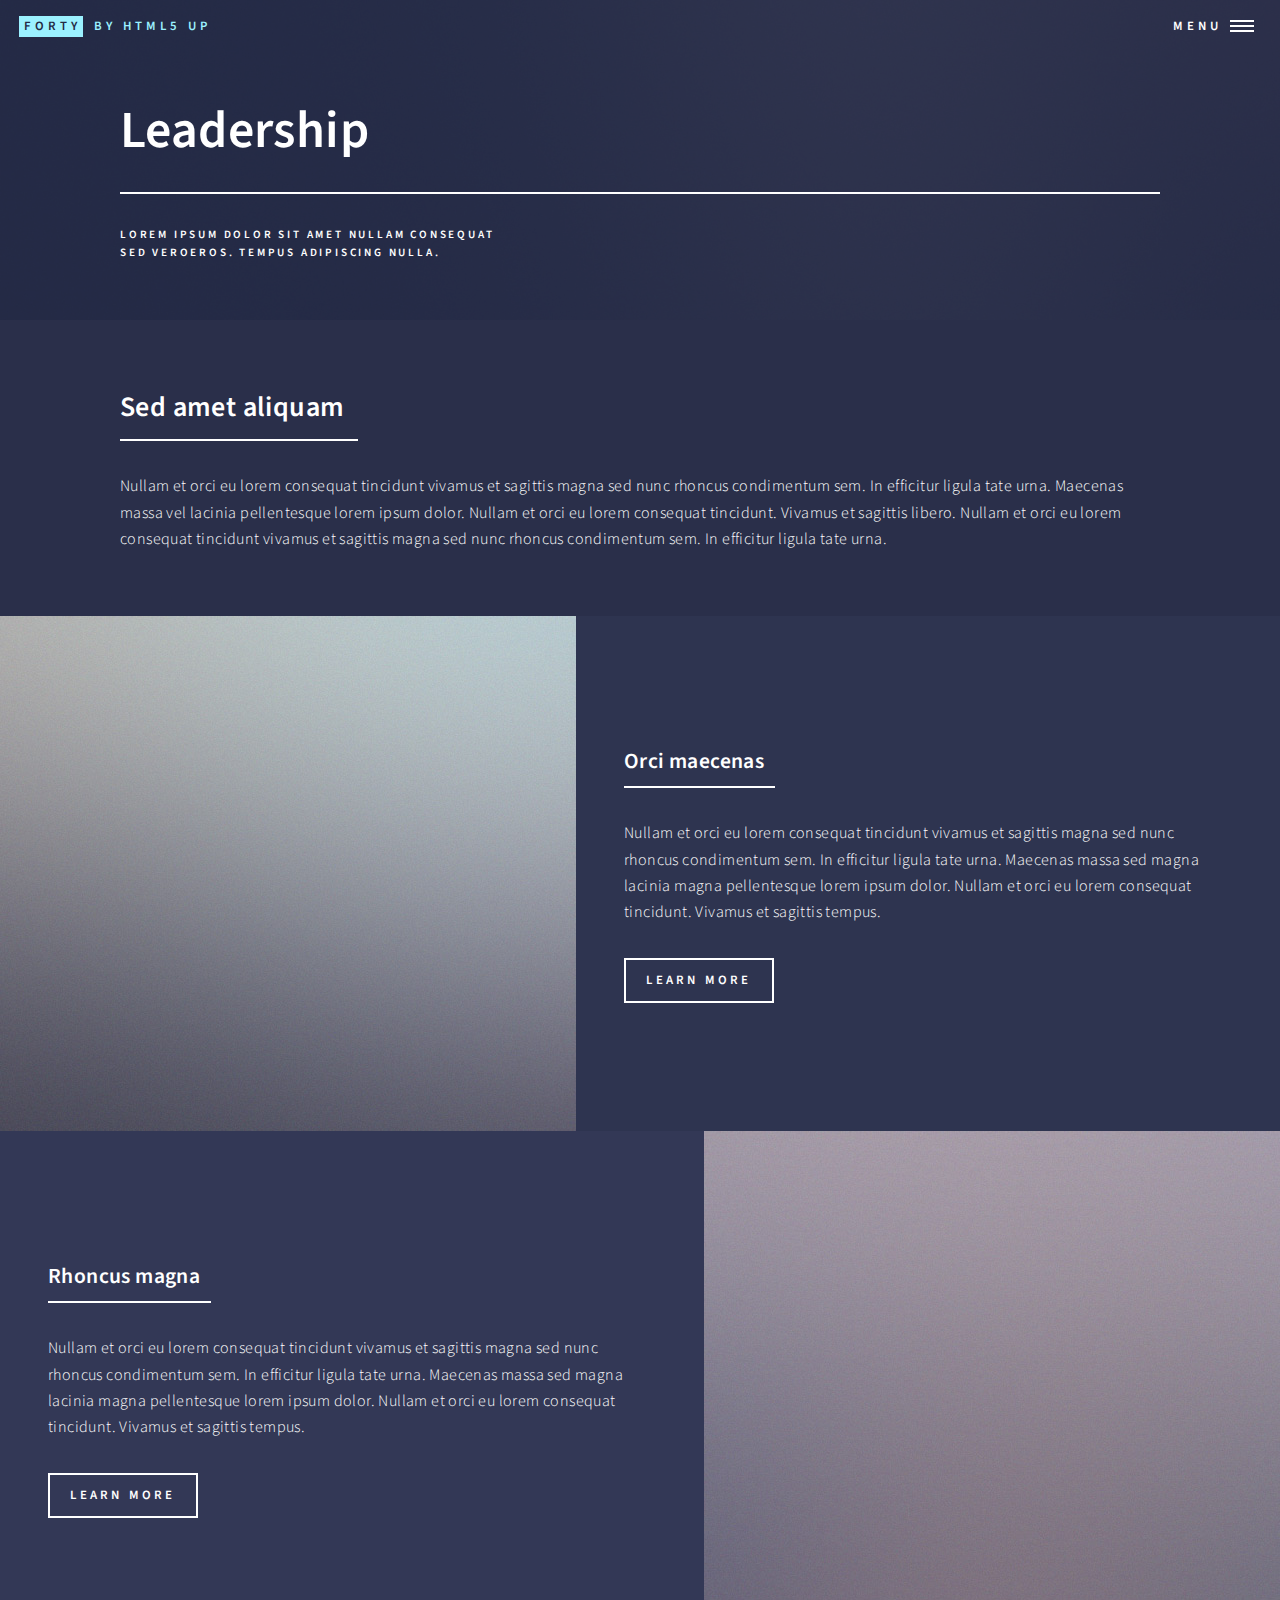
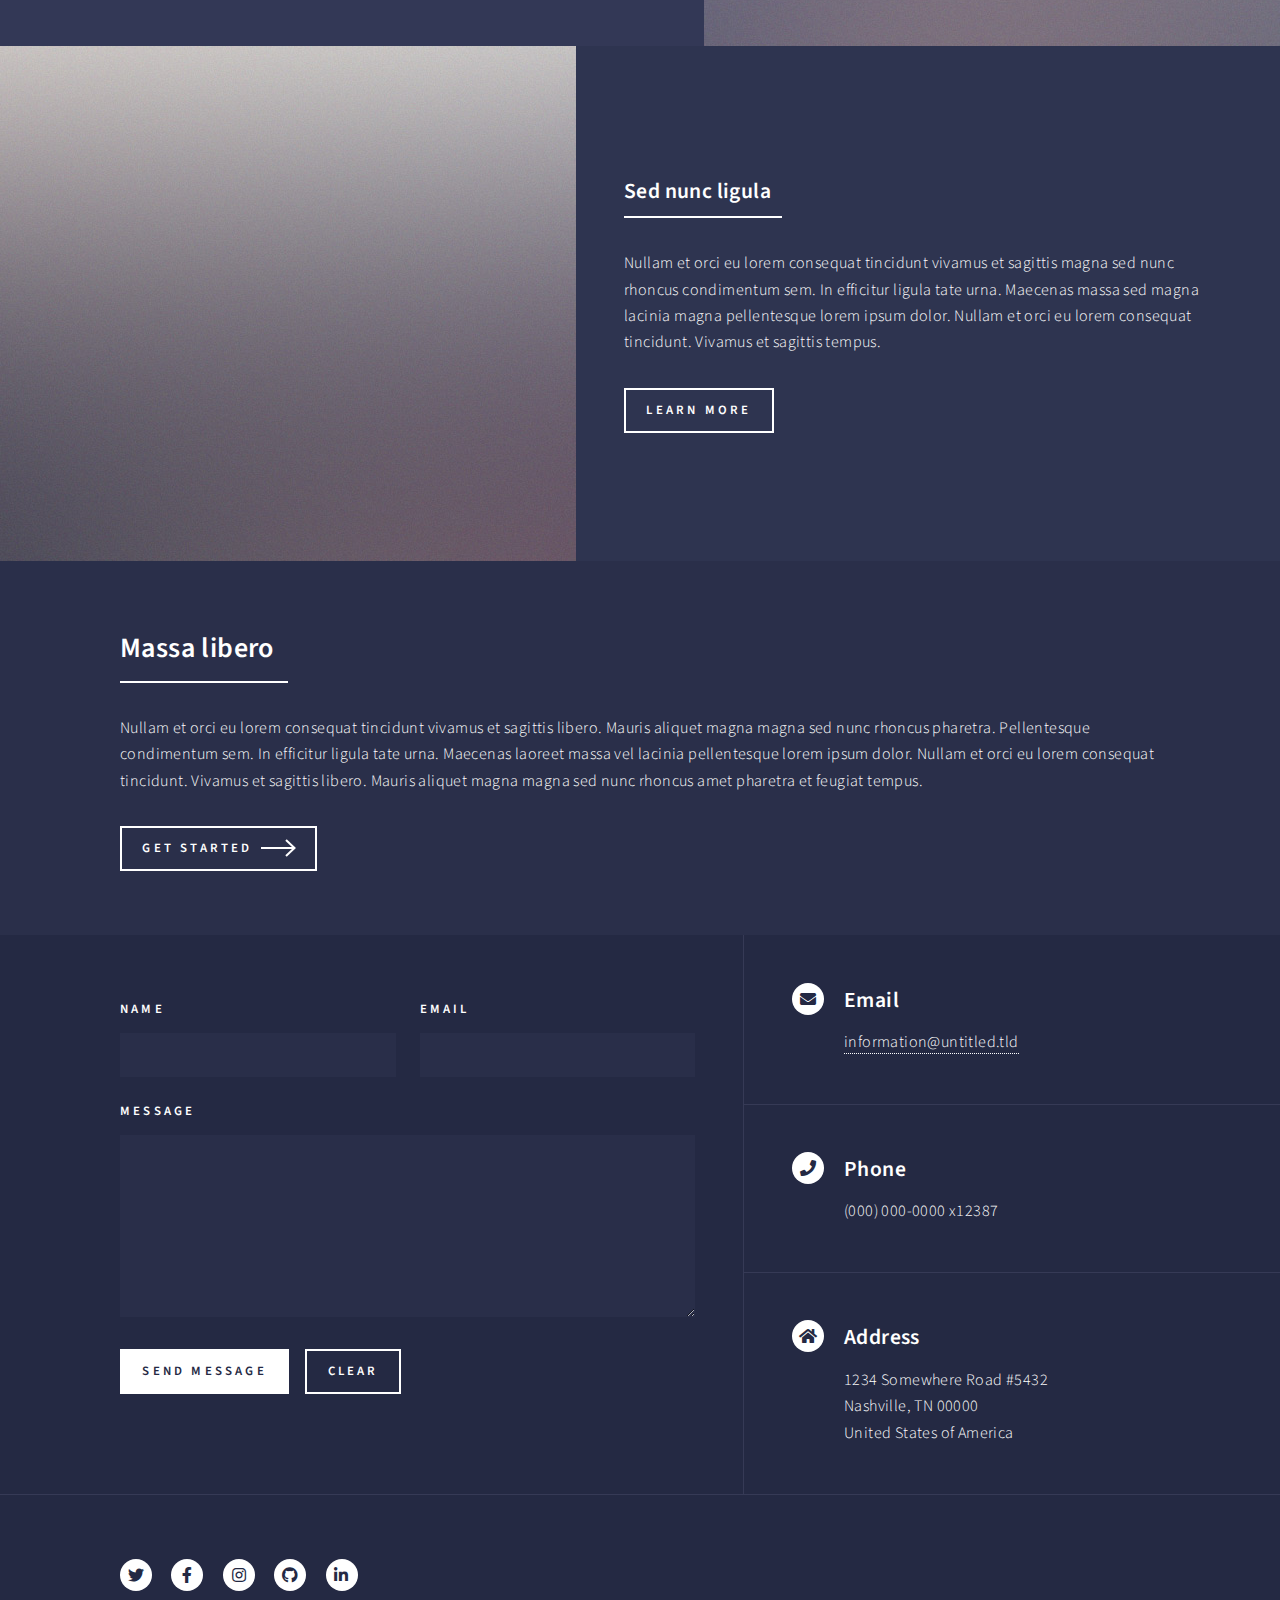
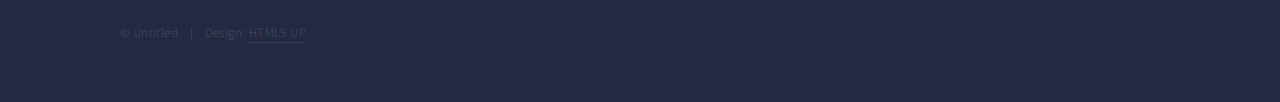
<file: leadership.html>
<!DOCTYPE HTML>
<!--
	Forty by HTML5 UP
	html5up.net | @ajlkn
	Free for personal and commercial use under the CCA 3.0 license (html5up.net/license)
-->
<html>
	<head>
		<title>Leadership - Forty by HTML5 UP</title>
		<meta charset="utf-8" />
		<meta name="viewport" content="width=device-width, initial-scale=1, user-scalable=no" />
		<link rel="stylesheet" href="assets/css/main.css" />
		<noscript><link rel="stylesheet" href="assets/css/noscript.css" /></noscript>
	</head>
	<body class="is-preload">

		<!-- Wrapper -->
			<div id="wrapper">

				<!-- Header -->
				<!-- Note: The "styleN" class below should match that of the banner element. -->
					<header id="header" class="alt">
						<a href="index.html" class="logo"><strong>Forty</strong> <span>by HTML5 UP</span></a>
						<nav>
							<a href="#menu">Menu</a>
						</nav>
					</header>

				<!-- Menu -->
					<nav id="menu">
						<ul class="links">
							<li><a href="index.html">Home</a></li>
							<li><a href="education.html">Education</a></li>
							<li><a href="research.html">Research</a></li>
							<li><a href="work_experience.html">Work Experience</a></li>
							<li><a href="projects.html">Projects</a></li>
							<li><a href="leadership.html">Leadership</a></li>
							<li><a href="generic.html">Generic</a></li>
							<li><a href="elements.html">Elements</a></li>
						</ul>
						<ul class="actions stacked">
							<li><a href="#" class="button primary fit">Get Started</a></li>
							<li><a href="#" class="button fit">Log In</a></li>
						</ul>
					</nav>

				<!-- Banner -->
				<!-- Note: The "styleN" class below should match that of the header element. -->
					<section id="banner" class="major smaller-major">
						<div class="inner">
							<span class="image">
								<img src="images/pic07.jpg" alt="" />
							</span>
							<header class="major">
								<h1>Leadership</h1>
							</header>
							<div class="content">
								<p>Lorem ipsum dolor sit amet nullam consequat<br />
								sed veroeros. tempus adipiscing nulla.</p>
							</div>
						</div>
					</section>

				<!-- Main -->
					<div id="main">

						<!-- One -->
							<section id="one">
								<div class="inner">
									<header class="major">
										<h2>Sed amet aliquam</h2>
									</header>
									<p>Nullam et orci eu lorem consequat tincidunt vivamus et sagittis magna sed nunc rhoncus condimentum sem. In efficitur ligula tate urna. Maecenas massa vel lacinia pellentesque lorem ipsum dolor. Nullam et orci eu lorem consequat tincidunt. Vivamus et sagittis libero. Nullam et orci eu lorem consequat tincidunt vivamus et sagittis magna sed nunc rhoncus condimentum sem. In efficitur ligula tate urna.</p>
								</div>
							</section>

						<!-- Two -->
							<section id="two" class="spotlights">
								<section>
									<a href="generic.html" class="image">
										<img src="images/pic08.jpg" alt="" data-position="center center" />
									</a>
									<div class="content">
										<div class="inner">
											<header class="major">
												<h3>Orci maecenas</h3>
											</header>
											<p>Nullam et orci eu lorem consequat tincidunt vivamus et sagittis magna sed nunc rhoncus condimentum sem. In efficitur ligula tate urna. Maecenas massa sed magna lacinia magna pellentesque lorem ipsum dolor. Nullam et orci eu lorem consequat tincidunt. Vivamus et sagittis tempus.</p>
											<ul class="actions">
												<li><a href="generic.html" class="button">Learn more</a></li>
											</ul>
										</div>
									</div>
								</section>
								<section>
									<a href="generic.html" class="image">
										<img src="images/pic09.jpg" alt="" data-position="top center" />
									</a>
									<div class="content">
										<div class="inner">
											<header class="major">
												<h3>Rhoncus magna</h3>
											</header>
											<p>Nullam et orci eu lorem consequat tincidunt vivamus et sagittis magna sed nunc rhoncus condimentum sem. In efficitur ligula tate urna. Maecenas massa sed magna lacinia magna pellentesque lorem ipsum dolor. Nullam et orci eu lorem consequat tincidunt. Vivamus et sagittis tempus.</p>
											<ul class="actions">
												<li><a href="generic.html" class="button">Learn more</a></li>
											</ul>
										</div>
									</div>
								</section>
								<section>
									<a href="generic.html" class="image">
										<img src="images/pic10.jpg" alt="" data-position="25% 25%" />
									</a>
									<div class="content">
										<div class="inner">
											<header class="major">
												<h3>Sed nunc ligula</h3>
											</header>
											<p>Nullam et orci eu lorem consequat tincidunt vivamus et sagittis magna sed nunc rhoncus condimentum sem. In efficitur ligula tate urna. Maecenas massa sed magna lacinia magna pellentesque lorem ipsum dolor. Nullam et orci eu lorem consequat tincidunt. Vivamus et sagittis tempus.</p>
											<ul class="actions">
												<li><a href="generic.html" class="button">Learn more</a></li>
											</ul>
										</div>
									</div>
								</section>
							</section>

						<!-- Three -->
							<section id="three">
								<div class="inner">
									<header class="major">
										<h2>Massa libero</h2>
									</header>
									<p>Nullam et orci eu lorem consequat tincidunt vivamus et sagittis libero. Mauris aliquet magna magna sed nunc rhoncus pharetra. Pellentesque condimentum sem. In efficitur ligula tate urna. Maecenas laoreet massa vel lacinia pellentesque lorem ipsum dolor. Nullam et orci eu lorem consequat tincidunt. Vivamus et sagittis libero. Mauris aliquet magna magna sed nunc rhoncus amet pharetra et feugiat tempus.</p>
									<ul class="actions">
										<li><a href="generic.html" class="button next">Get Started</a></li>
									</ul>
								</div>
							</section>

					</div>

				<!-- Contact -->
					<section id="contact">
						<div class="inner">
							<section>
								<form method="post" action="#">
									<div class="fields">
										<div class="field half">
											<label for="name">Name</label>
											<input type="text" name="name" id="name" />
										</div>
										<div class="field half">
											<label for="email">Email</label>
											<input type="text" name="email" id="email" />
										</div>
										<div class="field">
											<label for="message">Message</label>
											<textarea name="message" id="message" rows="6"></textarea>
										</div>
									</div>
									<ul class="actions">
										<li><input type="submit" value="Send Message" class="primary" /></li>
										<li><input type="reset" value="Clear" /></li>
									</ul>
								</form>
							</section>
							<section class="split">
								<section>
									<div class="contact-method">
										<span class="icon solid alt fa-envelope"></span>
										<h3>Email</h3>
										<a href="#">information@untitled.tld</a>
									</div>
								</section>
								<section>
									<div class="contact-method">
										<span class="icon solid alt fa-phone"></span>
										<h3>Phone</h3>
										<span>(000) 000-0000 x12387</span>
									</div>
								</section>
								<section>
									<div class="contact-method">
										<span class="icon solid alt fa-home"></span>
										<h3>Address</h3>
										<span>1234 Somewhere Road #5432<br />
										Nashville, TN 00000<br />
										United States of America</span>
									</div>
								</section>
							</section>
						</div>
					</section>

				<!-- Footer -->
					<footer id="footer">
						<div class="inner">
							<ul class="icons">
								<li><a href="#" class="icon brands alt fa-twitter"><span class="label">Twitter</span></a></li>
								<li><a href="#" class="icon brands alt fa-facebook-f"><span class="label">Facebook</span></a></li>
								<li><a href="#" class="icon brands alt fa-instagram"><span class="label">Instagram</span></a></li>
								<li><a href="#" class="icon brands alt fa-github"><span class="label">GitHub</span></a></li>
								<li><a href="#" class="icon brands alt fa-linkedin-in"><span class="label">LinkedIn</span></a></li>
							</ul>
							<ul class="copyright">
								<li>&copy; Untitled</li><li>Design: <a href="https://html5up.net">HTML5 UP</a></li>
							</ul>
						</div>
					</footer>

			</div>

		<!-- Scripts -->
			<script src="assets/js/jquery.min.js"></script>
			<script src="assets/js/jquery.scrolly.min.js"></script>
			<script src="assets/js/jquery.scrollex.min.js"></script>
			<script src="assets/js/browser.min.js"></script>
			<script src="assets/js/breakpoints.min.js"></script>
			<script src="assets/js/util.js"></script>
			<script src="assets/js/main.js"></script>

	</body>
</html>
</file>
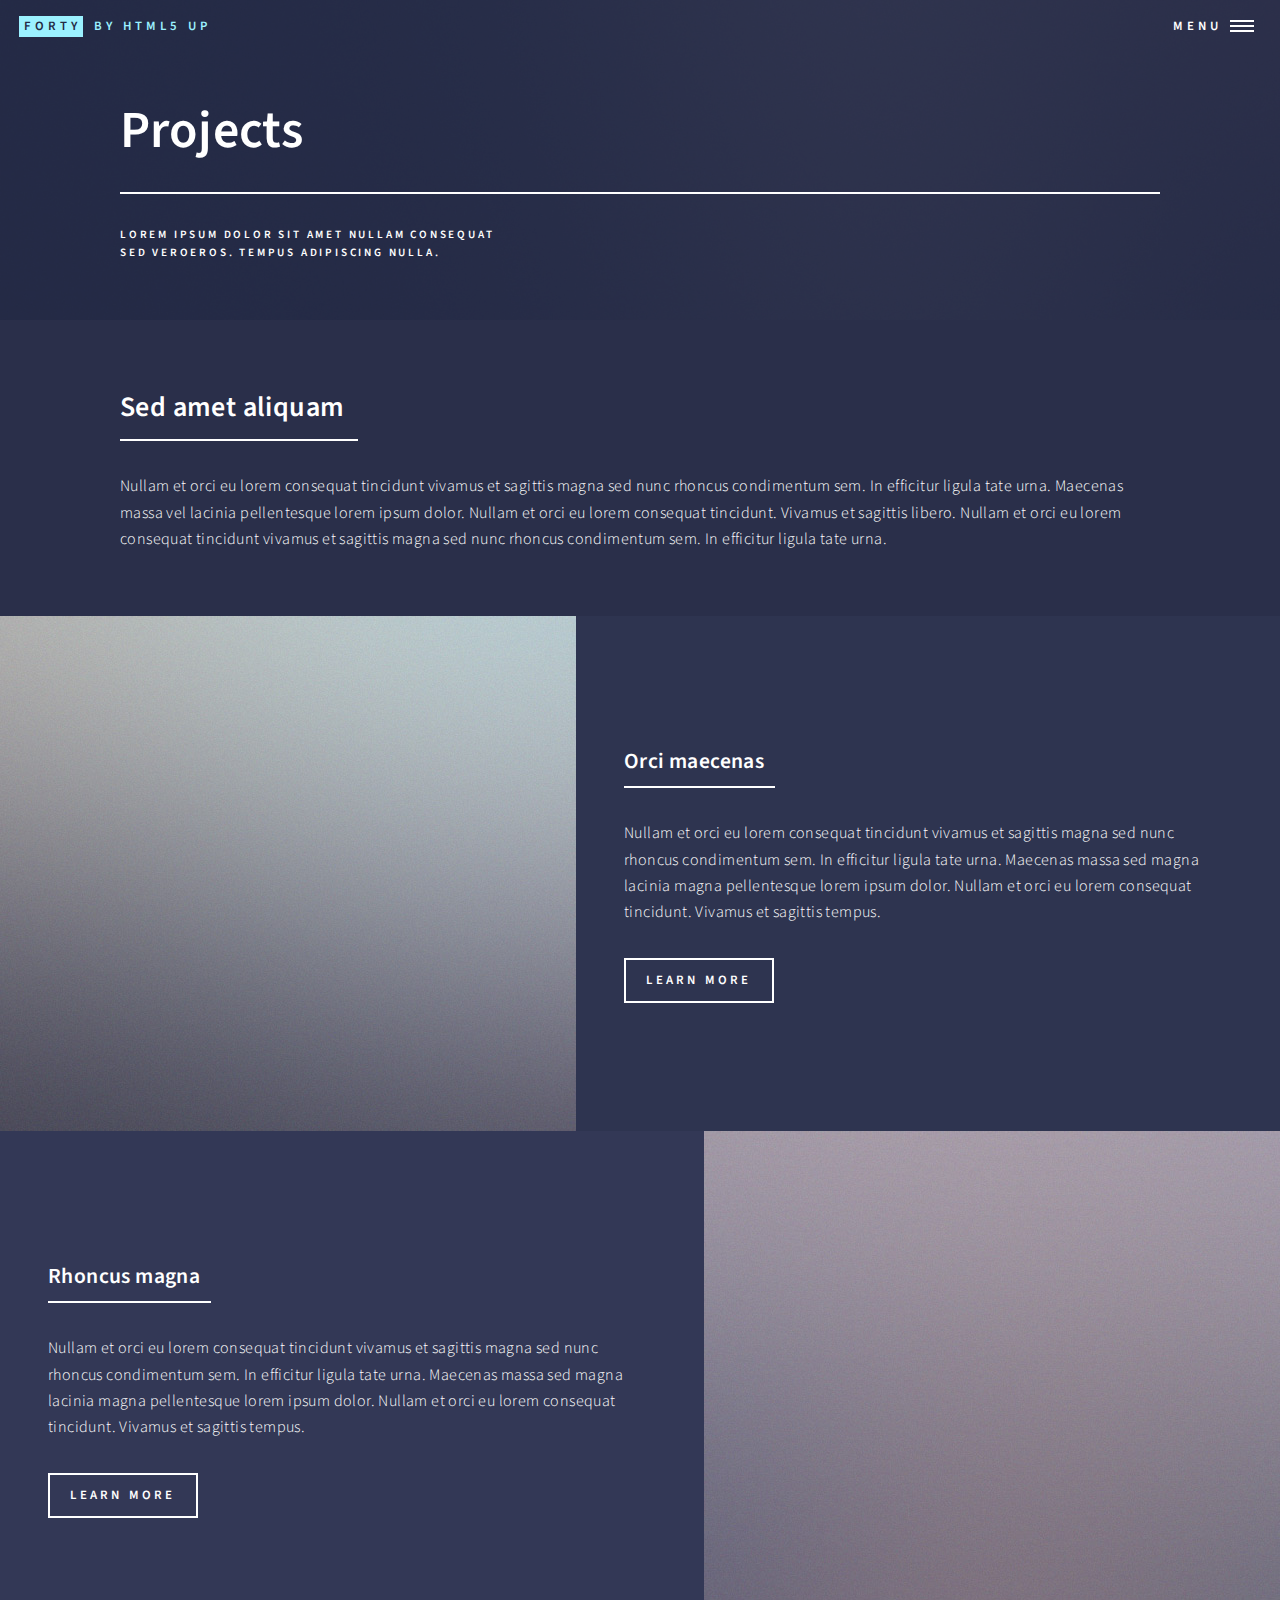
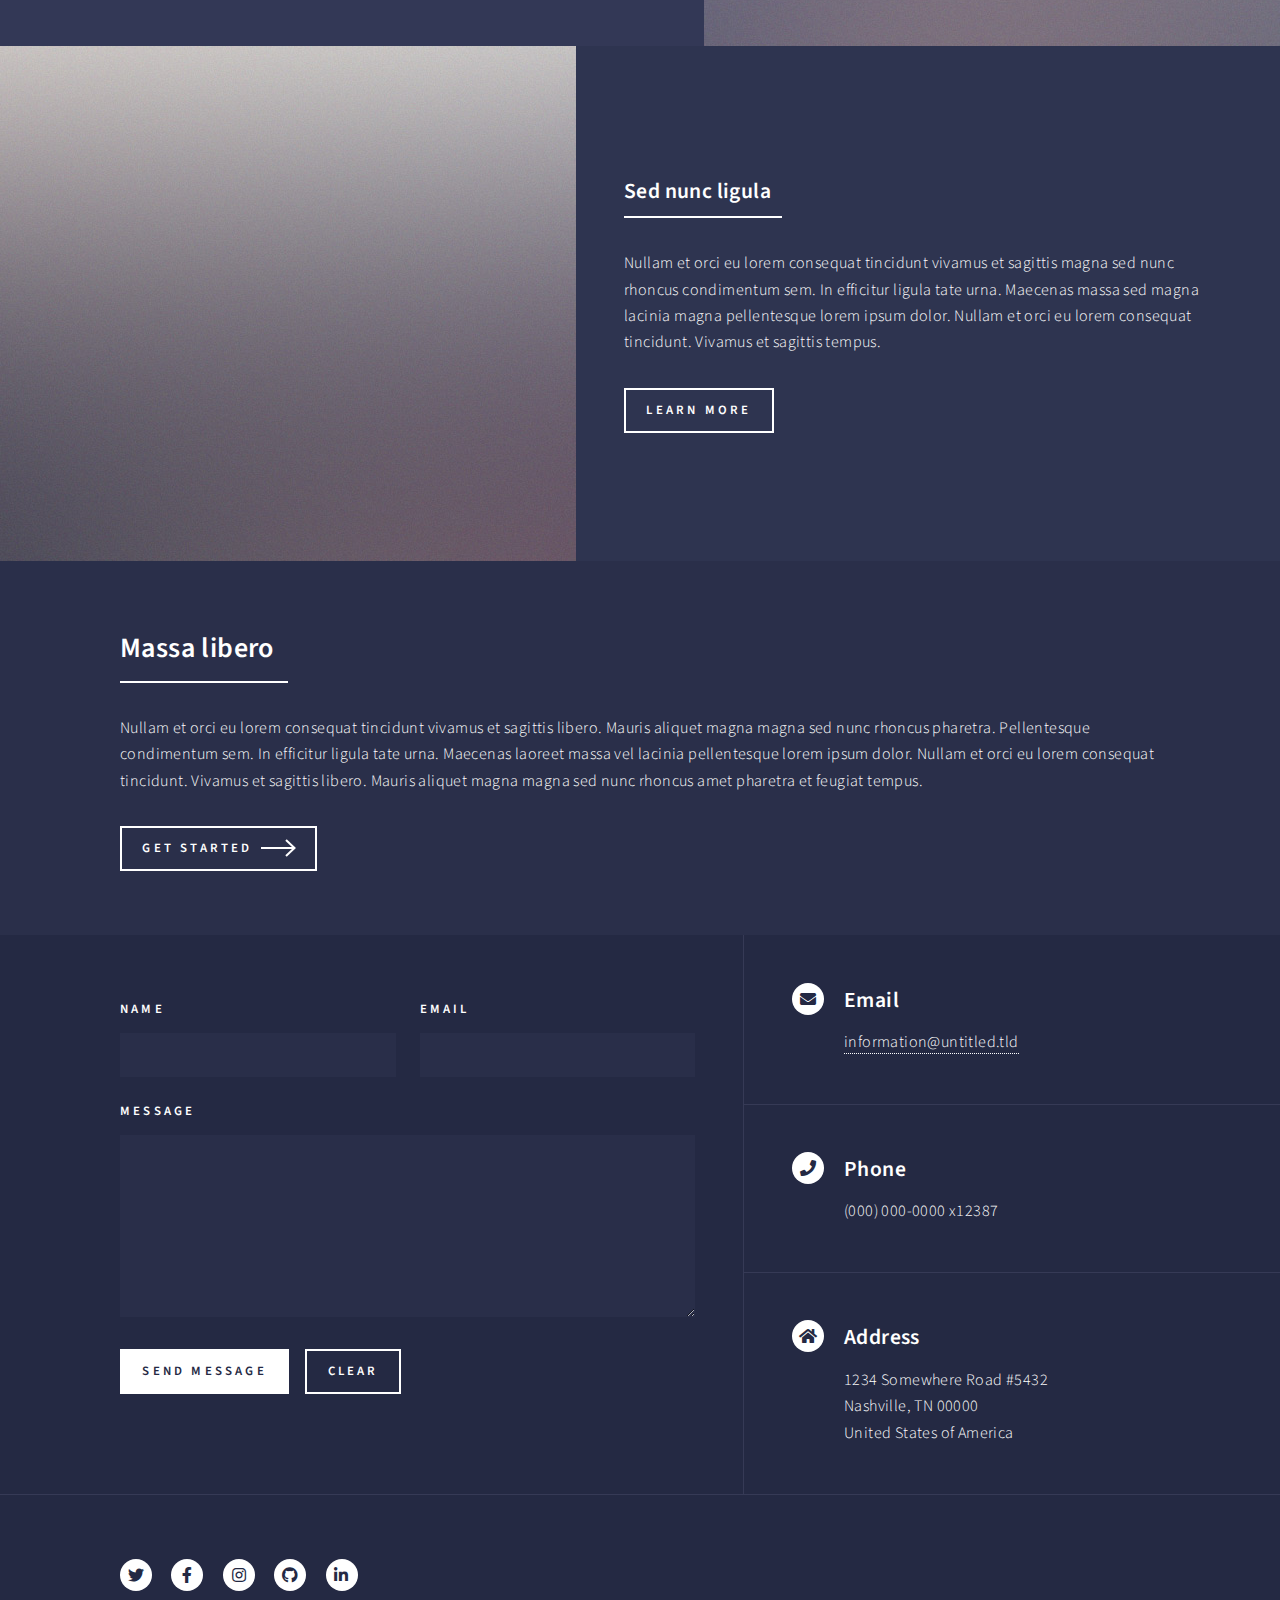
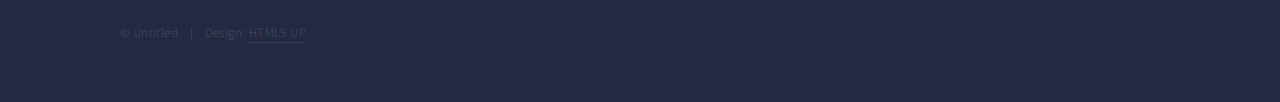
<file: projects.html>
<!DOCTYPE HTML>
<!--
	Forty by HTML5 UP
	html5up.net | @ajlkn
	Free for personal and commercial use under the CCA 3.0 license (html5up.net/license)
-->
<html>
	<head>
		<title>Projects - Forty by HTML5 UP</title>
		<meta charset="utf-8" />
		<meta name="viewport" content="width=device-width, initial-scale=1, user-scalable=no" />
		<link rel="stylesheet" href="assets/css/main.css" />
		<noscript><link rel="stylesheet" href="assets/css/noscript.css" /></noscript>
	</head>
	<body class="is-preload">

		<!-- Wrapper -->
			<div id="wrapper">

				<!-- Header -->
				<!-- Note: The "styleN" class below should match that of the banner element. -->
					<header id="header" class="alt">
						<a href="index.html" class="logo"><strong>Forty</strong> <span>by HTML5 UP</span></a>
						<nav>
							<a href="#menu">Menu</a>
						</nav>
					</header>

				<!-- Menu -->
					<nav id="menu">
						<ul class="links">
							<li><a href="index.html">Home</a></li>
							<li><a href="education.html">Education</a></li>
							<li><a href="research.html">Research</a></li>
							<li><a href="work_experience.html">Work Experience</a></li>
							<li><a href="projects.html">Projects</a></li>
							<li><a href="leadership.html">Leadership</a></li>
							<li><a href="hobbies.html">Hobbies</a></li>
							<li><a href="generic.html">Generic</a></li>
							<li><a href="elements.html">Elements</a></li>
						</ul>
						<ul class="actions stacked">
							<li><a href="#" class="button primary fit">Get Started</a></li>
							<li><a href="#" class="button fit">Log In</a></li>
						</ul>
					</nav>

				<!-- Banner -->
				<!-- Note: The "styleN" class below should match that of the header element. -->
					<section id="banner" class="major smaller-major">
						<div class="inner">
							<span class="image">
								<img src="images/pic07.jpg" alt="" />
							</span>
							<header class="major">
								<h1>Projects</h1>
							</header>
							<div class="content">
								<p>Lorem ipsum dolor sit amet nullam consequat<br />
								sed veroeros. tempus adipiscing nulla.</p>
							</div>
						</div>
					</section>

				<!-- Main -->
					<div id="main">

						<!-- One -->
							<section id="one">
								<div class="inner">
									<header class="major">
										<h2>Sed amet aliquam</h2>
									</header>
									<p>Nullam et orci eu lorem consequat tincidunt vivamus et sagittis magna sed nunc rhoncus condimentum sem. In efficitur ligula tate urna. Maecenas massa vel lacinia pellentesque lorem ipsum dolor. Nullam et orci eu lorem consequat tincidunt. Vivamus et sagittis libero. Nullam et orci eu lorem consequat tincidunt vivamus et sagittis magna sed nunc rhoncus condimentum sem. In efficitur ligula tate urna.</p>
								</div>
							</section>

						<!-- Two -->
							<section id="two" class="spotlights">
								<section>
									<a href="generic.html" class="image">
										<img src="images/pic08.jpg" alt="" data-position="center center" />
									</a>
									<div class="content">
										<div class="inner">
											<header class="major">
												<h3>Orci maecenas</h3>
											</header>
											<p>Nullam et orci eu lorem consequat tincidunt vivamus et sagittis magna sed nunc rhoncus condimentum sem. In efficitur ligula tate urna. Maecenas massa sed magna lacinia magna pellentesque lorem ipsum dolor. Nullam et orci eu lorem consequat tincidunt. Vivamus et sagittis tempus.</p>
											<ul class="actions">
												<li><a href="generic.html" class="button">Learn more</a></li>
											</ul>
										</div>
									</div>
								</section>
								<section>
									<a href="generic.html" class="image">
										<img src="images/pic09.jpg" alt="" data-position="top center" />
									</a>
									<div class="content">
										<div class="inner">
											<header class="major">
												<h3>Rhoncus magna</h3>
											</header>
											<p>Nullam et orci eu lorem consequat tincidunt vivamus et sagittis magna sed nunc rhoncus condimentum sem. In efficitur ligula tate urna. Maecenas massa sed magna lacinia magna pellentesque lorem ipsum dolor. Nullam et orci eu lorem consequat tincidunt. Vivamus et sagittis tempus.</p>
											<ul class="actions">
												<li><a href="generic.html" class="button">Learn more</a></li>
											</ul>
										</div>
									</div>
								</section>
								<section>
									<a href="generic.html" class="image">
										<img src="images/pic10.jpg" alt="" data-position="25% 25%" />
									</a>
									<div class="content">
										<div class="inner">
											<header class="major">
												<h3>Sed nunc ligula</h3>
											</header>
											<p>Nullam et orci eu lorem consequat tincidunt vivamus et sagittis magna sed nunc rhoncus condimentum sem. In efficitur ligula tate urna. Maecenas massa sed magna lacinia magna pellentesque lorem ipsum dolor. Nullam et orci eu lorem consequat tincidunt. Vivamus et sagittis tempus.</p>
											<ul class="actions">
												<li><a href="generic.html" class="button">Learn more</a></li>
											</ul>
										</div>
									</div>
								</section>
							</section>

						<!-- Three -->
							<section id="three">
								<div class="inner">
									<header class="major">
										<h2>Massa libero</h2>
									</header>
									<p>Nullam et orci eu lorem consequat tincidunt vivamus et sagittis libero. Mauris aliquet magna magna sed nunc rhoncus pharetra. Pellentesque condimentum sem. In efficitur ligula tate urna. Maecenas laoreet massa vel lacinia pellentesque lorem ipsum dolor. Nullam et orci eu lorem consequat tincidunt. Vivamus et sagittis libero. Mauris aliquet magna magna sed nunc rhoncus amet pharetra et feugiat tempus.</p>
									<ul class="actions">
										<li><a href="generic.html" class="button next">Get Started</a></li>
									</ul>
								</div>
							</section>

					</div>

				<!-- Contact -->
					<section id="contact">
						<div class="inner">
							<section>
								<form method="post" action="#">
									<div class="fields">
										<div class="field half">
											<label for="name">Name</label>
											<input type="text" name="name" id="name" />
										</div>
										<div class="field half">
											<label for="email">Email</label>
											<input type="text" name="email" id="email" />
										</div>
										<div class="field">
											<label for="message">Message</label>
											<textarea name="message" id="message" rows="6"></textarea>
										</div>
									</div>
									<ul class="actions">
										<li><input type="submit" value="Send Message" class="primary" /></li>
										<li><input type="reset" value="Clear" /></li>
									</ul>
								</form>
							</section>
							<section class="split">
								<section>
									<div class="contact-method">
										<span class="icon solid alt fa-envelope"></span>
										<h3>Email</h3>
										<a href="#">information@untitled.tld</a>
									</div>
								</section>
								<section>
									<div class="contact-method">
										<span class="icon solid alt fa-phone"></span>
										<h3>Phone</h3>
										<span>(000) 000-0000 x12387</span>
									</div>
								</section>
								<section>
									<div class="contact-method">
										<span class="icon solid alt fa-home"></span>
										<h3>Address</h3>
										<span>1234 Somewhere Road #5432<br />
										Nashville, TN 00000<br />
										United States of America</span>
									</div>
								</section>
							</section>
						</div>
					</section>

				<!-- Footer -->
					<footer id="footer">
						<div class="inner">
							<ul class="icons">
								<li><a href="#" class="icon brands alt fa-twitter"><span class="label">Twitter</span></a></li>
								<li><a href="#" class="icon brands alt fa-facebook-f"><span class="label">Facebook</span></a></li>
								<li><a href="#" class="icon brands alt fa-instagram"><span class="label">Instagram</span></a></li>
								<li><a href="#" class="icon brands alt fa-github"><span class="label">GitHub</span></a></li>
								<li><a href="#" class="icon brands alt fa-linkedin-in"><span class="label">LinkedIn</span></a></li>
							</ul>
							<ul class="copyright">
								<li>&copy; Untitled</li><li>Design: <a href="https://html5up.net">HTML5 UP</a></li>
							</ul>
						</div>
					</footer>

			</div>

		<!-- Scripts -->
			<script src="assets/js/jquery.min.js"></script>
			<script src="assets/js/jquery.scrolly.min.js"></script>
			<script src="assets/js/jquery.scrollex.min.js"></script>
			<script src="assets/js/browser.min.js"></script>
			<script src="assets/js/breakpoints.min.js"></script>
			<script src="assets/js/util.js"></script>
			<script src="assets/js/main.js"></script>

	</body>
</html>
</file>
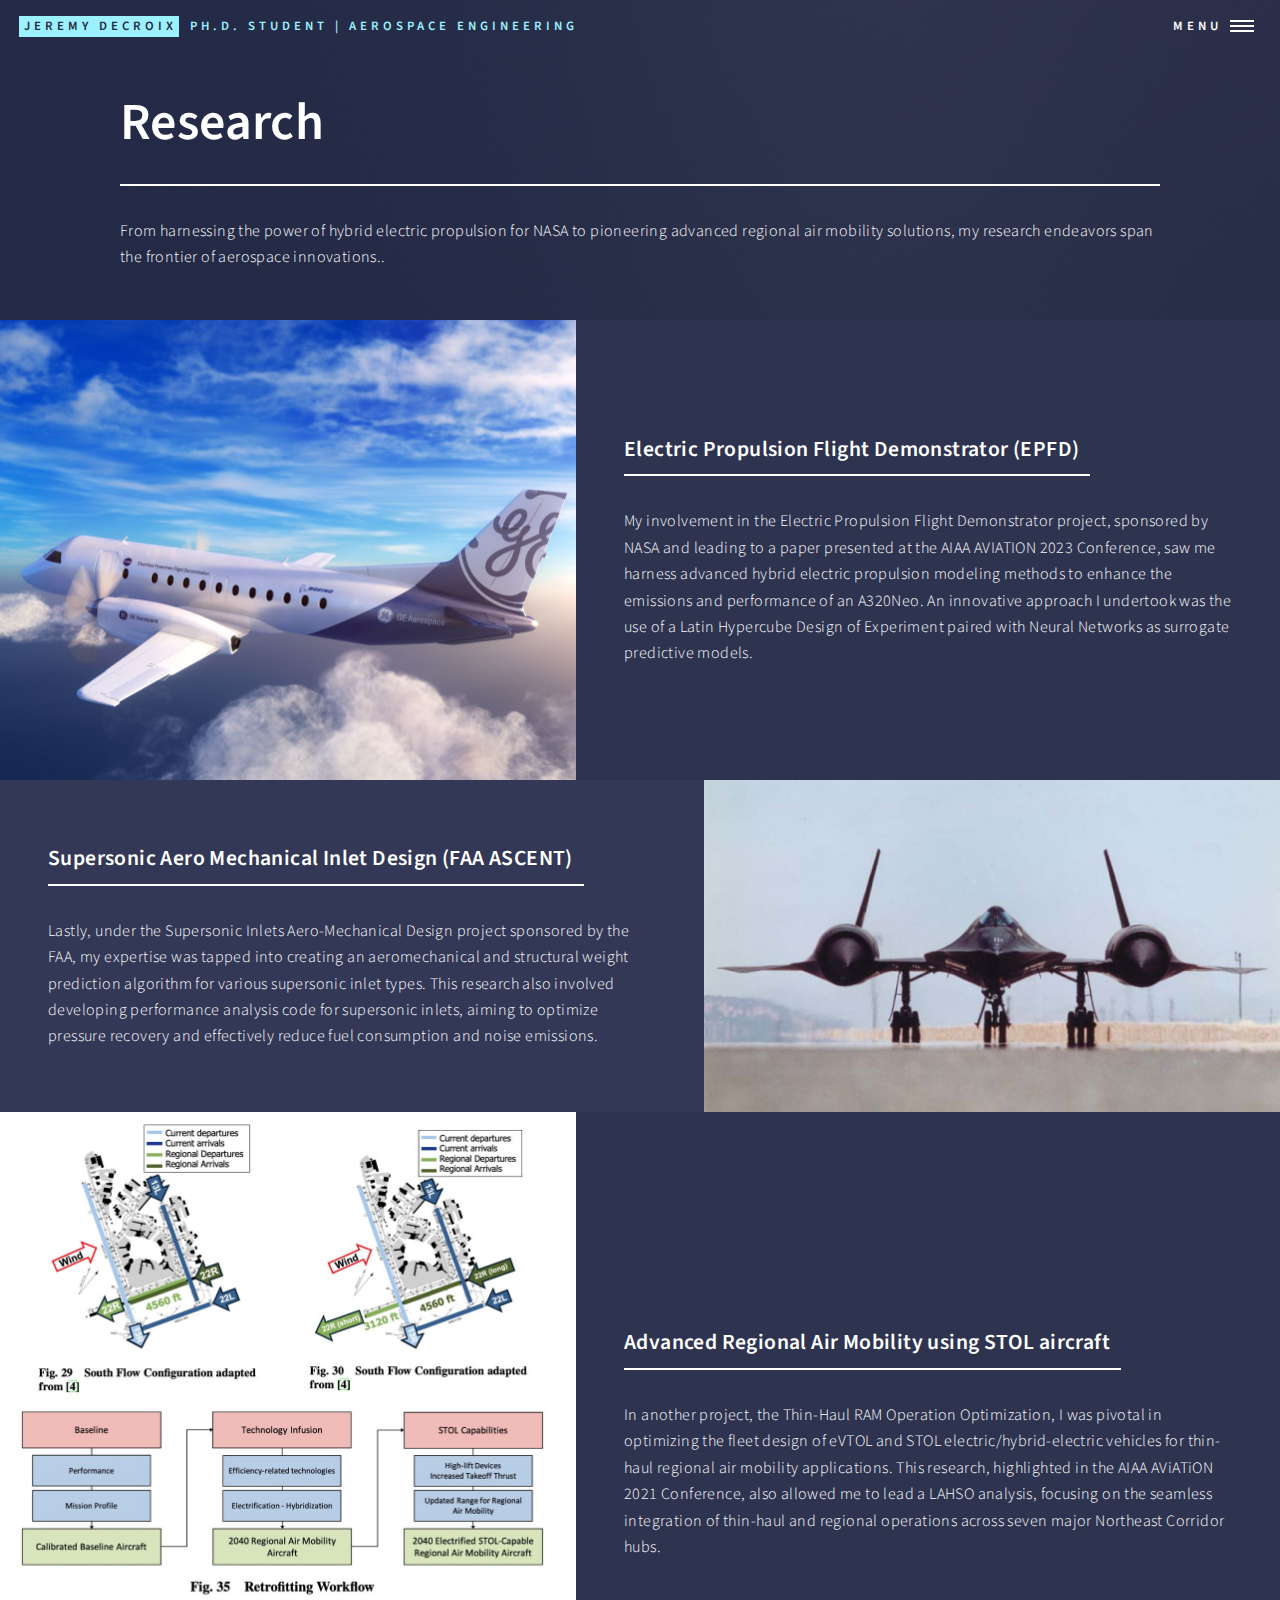
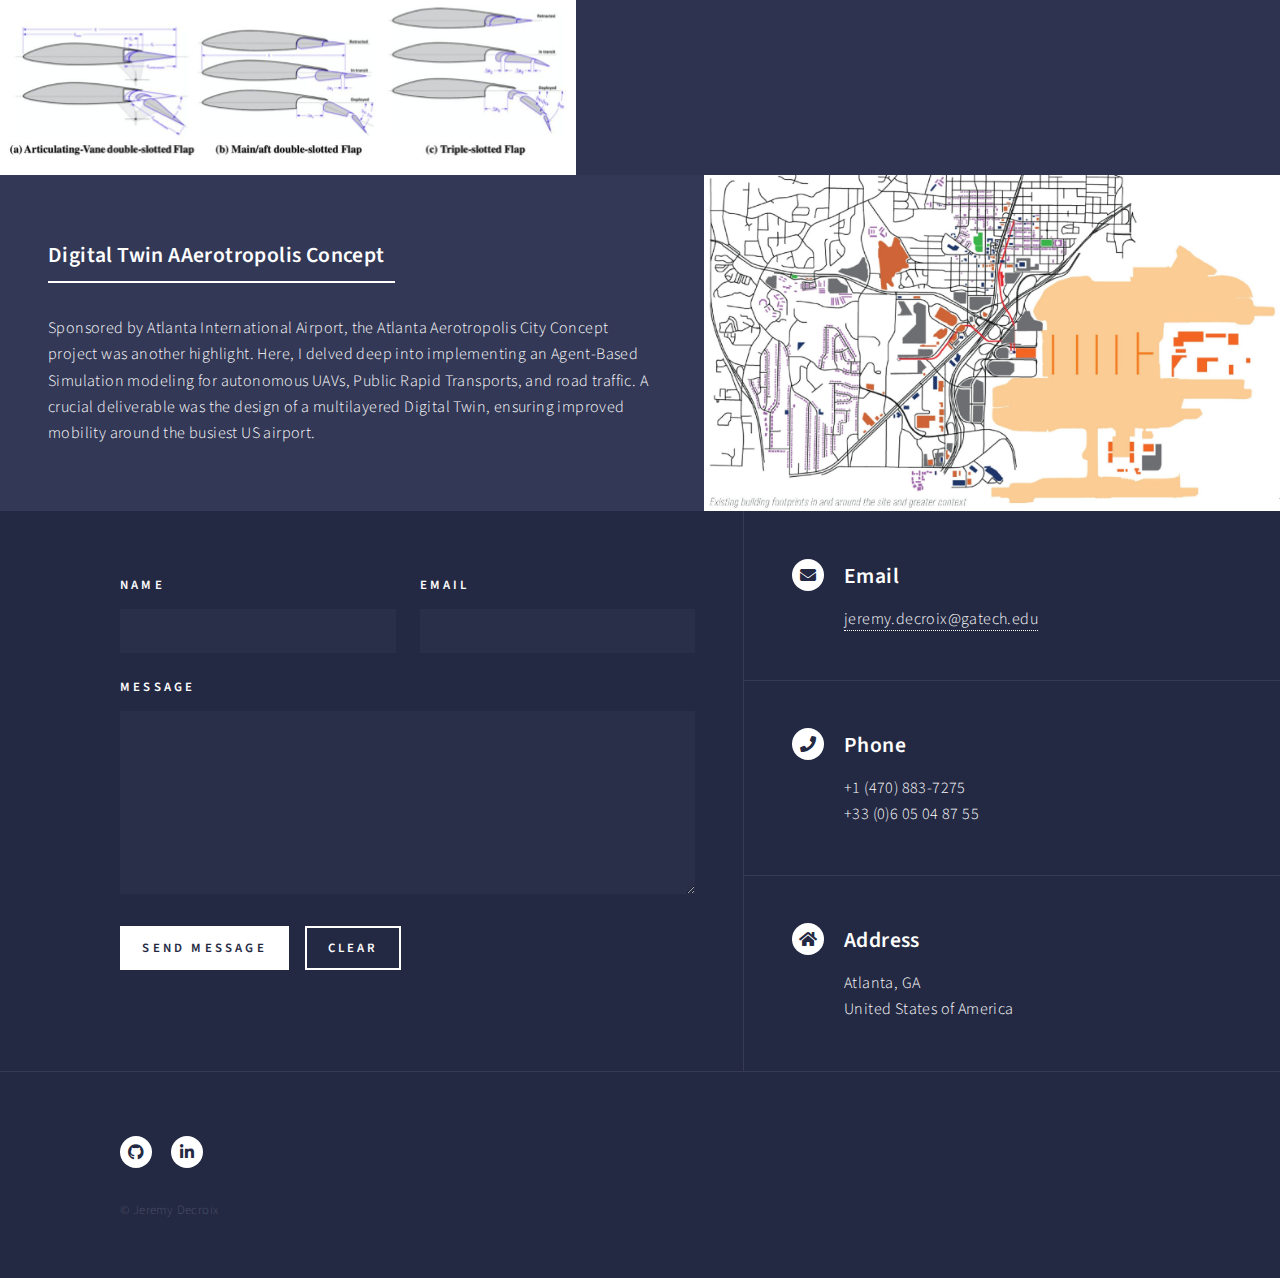
<file: research.html>
<!DOCTYPE HTML>
<!--
	Forty by HTML5 UP
	html5up.net | @ajlkn
	Free for personal and commercial use under the CCA 3.0 license (html5up.net/license)
-->
<html>
	<head>
		<title>Jeremy Decroix</title>
		<meta charset="utf-8" />
		<meta name="viewport" content="width=device-width, initial-scale=1, user-scalable=no" />
		<link rel="stylesheet" href="assets/css/main.css" />
		<noscript><link rel="stylesheet" href="assets/css/noscript.css" /></noscript>
	</head>
	<body class="is-preload">

		<!-- Wrapper -->
			<div id="wrapper">

				<!-- Header -->
				<!-- Note: The "styleN" class below should match that of the banner element. -->
					<header id="header" class="alt">
						<a href="index.html" class="logo"><strong>Jeremy Decroix</strong> <span> Ph.D. Student | Aerospace Engineering </span></a>
						<nav>
							<a href="#menu">Menu</a>
						</nav>
					</header>

				<!-- Menu -->
				<nav id="menu">
					<ul class="links">
					  <li><a href="index.html">Home</a></li>
					  <!--<li><a href="landing.html">Landing</a></li>-->
					  <li><a href="education.html">Education</a></li>
					  <li><a href="research.html">Research</a></li>
					  <li><a href="work_experience.html">Work Experience</a></li>
					  <!--<li><a href="projects.html">Projects</a></li>
					  <li><a href="leadership.html">Leadership</a></li>
					  <li><a href="hobbies.html">Hobbies</a></li>
					  <li><a href="generic.html">Generic</a></li>
					  <li><a href="elements.html">Elements</a></li>-->
					</ul>
					<ul class="actions stacked">
					  <!--<li><a href="#" class="button primary fit">Get Started</a></li>-->
					  <!--<li><a href="#" class="button fit">Log In</a></li>-->
					</ul>
				  </nav>

				<!-- Banner -->
				<!-- Note: The "styleN" class below should match that of the header element. -->
					<section id="banner" class="major smaller-major">
						<div class="inner">
							<span class="image">
								<img src="images/pic07.jpg" alt="" />
							</span>
							<header class="major">
								<h1>Research</h1>
							</header>
							<div class="spotlights">
								<p>From harnessing the power of hybrid electric propulsion for NASA to pioneering advanced regional air mobility solutions, my research endeavors span the frontier of aerospace innovations..</p>
							</div>
						</div>
					</section>

				<!-- Main -->
					<div id="main">

						<!-- One -->
						<!--<section id="one">
								<div class="inner">
									<header class="major">
										<h2>Sed amet aliquam</h2>
									</header>
									<p>Nullam et orci eu lorem consequat tincidunt vivamus et sagittis magna sed nunc rhoncus condimentum sem. In efficitur ligula tate urna. Maecenas massa vel lacinia pellentesque lorem ipsum dolor. Nullam et orci eu lorem consequat tincidunt. Vivamus et sagittis libero. Nullam et orci eu lorem consequat tincidunt vivamus et sagittis magna sed nunc rhoncus condimentum sem. In efficitur ligula tate urna.</p>
								</div>
							</section>
						-->
						<!-- Two -->
							<section id="two" class="spotlights">
								<section>
									<a href="generic.html" class="image">
										<img src="images/EPFD.jpg" alt="" data-position="center center" />
									</a>
									<div class="content">
										<div class="inner">
											<header class="major">
												<h3>Electric Propulsion Flight Demonstrator (EPFD)</h3>
											</header>
											<p>My involvement in the Electric Propulsion Flight Demonstrator project, sponsored by NASA and leading to a paper presented at the AIAA AVIATION 2023 Conference, saw me harness advanced hybrid electric propulsion modeling methods to enhance the emissions and performance of an A320Neo. An innovative approach I undertook was the use of a Latin Hypercube Design of Experiment paired with Neural Networks as surrogate predictive models.</p>
											<!--<ul class="actions">
												<li><a href="generic.html" class="button">Learn more</a></li>
											</ul> -->
										</div>
									</div>
								</section>
								<section>
									<a href="generic.html" class="image">
										<img src="images/SR71.jpg" alt="" data-position="top center" />
									</a>
									<div class="content">
										<div class="inner">
											<header class="major">
												<h3>Supersonic Aero Mechanical Inlet Design (FAA ASCENT)</h3>
											</header>
											<p>Lastly, under the Supersonic Inlets Aero-Mechanical Design project sponsored by the FAA, my expertise was tapped into creating an aeromechanical and structural weight prediction algorithm for various supersonic inlet types. This research also involved developing performance analysis code for supersonic inlets, aiming to optimize pressure recovery and effectively reduce fuel consumption and noise emissions.</p>
											<!--<ul class="actions">
												<li><a href="generic.html" class="button">Learn more</a></li>
											</ul> -->
										</div>
									</div>
								</section>
								<section>
									<a href="generic.html" class="image">
										<img src="images/RAM.jpeg" alt="" data-position="25% 25%" />
									</a>
									<div class="content">
										<div class="inner">
											<header class="major">
												<h3>Advanced Regional Air Mobility using STOL aircraft</h3>
											</header>
											<p>In another project, the Thin-Haul RAM Operation Optimization, I was pivotal in optimizing the fleet design of eVTOL and STOL electric/hybrid-electric vehicles for thin-haul regional air mobility applications. This research, highlighted in the AIAA AViATiON 2021 Conference, also allowed me to lead a LAHSO analysis, focusing on the seamless integration of thin-haul and regional operations across seven major Northeast Corridor hubs.</p>
											<!--<ul class="actions">
												<li><a href="generic.html" class="button">Learn more</a></li>
											</ul> -->
										</div>
									</div>
								</section>
								<section>
									<a href="generic.html" class="image">
										<img src="images/ATL.png" alt="" data-position="25% 25%" />
									</a>
									<div class="content">
										<div class="inner">
											<header class="major">
												<h3>Digital Twin AAerotropolis Concept</h3>
											</header>
											<p>Sponsored by Atlanta International Airport, the Atlanta Aerotropolis City Concept project was another highlight. Here, I delved deep into implementing an Agent-Based Simulation modeling for autonomous UAVs, Public Rapid Transports, and road traffic. A crucial deliverable was the design of a multilayered Digital Twin, ensuring improved mobility around the busiest US airport.</p>
											<!--<ul class="actions">
												<li><a href="generic.html" class="button">Learn more</a></li>
											</ul> -->
										</div>
									</div>
								</section>
							</section>

						<!-- Three -->
						<!--<section id="three">
								<div class="inner">
									<header class="major">
										<h2>Digital </h2>
									</header>
									<p>Nullam et orci eu lorem consequat tincidunt vivamus et sagittis libero. Mauris aliquet magna magna sed nunc rhoncus pharetra. Pellentesque condimentum sem. In efficitur ligula tate urna. Maecenas laoreet massa vel lacinia pellentesque lorem ipsum dolor. Nullam et orci eu lorem consequat tincidunt. Vivamus et sagittis libero. Mauris aliquet magna magna sed nunc rhoncus amet pharetra et feugiat tempus.</p>
									<ul class="actions">
										<li><a href="generic.html" class="button next">Get Started</a></li>
									</ul>
								</div>
							</section>
						-->
					</div>

				<!-- Contact -->
					<section id="contact">
						<div class="inner">
						<section>
							<form method="post" action="#">
							<div class="fields">
								<div class="field half">
								<label for="name">Name</label>
								<input type="text" name="name" id="name" />
								</div>
								<div class="field half">
								<label for="email">Email</label>
								<input type="text" name="email" id="email" />
								</div>
								<div class="field">
								<label for="message">Message</label>
								<textarea name="message" id="message" rows="6"></textarea>
								</div>
							</div>
							<ul class="actions">
								<li>
								<input type="submit" value="Send Message" class="primary" />
								</li>
								<li><input type="reset" value="Clear" /></li>
							</ul>
							</form>
						</section>
						<section class="split">
							<section>
							<div class="contact-method">
								<span class="icon solid alt fa-envelope"></span>
								<h3>Email</h3>
								<a href="#">jeremy.decroix@gatech.edu</a>
							</div>
							</section>
							<section>
							<div class="contact-method">
								<span class="icon solid alt fa-phone"></span>
								<h3>Phone</h3>
								<span> +1 (470) 883-7275 <br /> +33 (0)6 05 04 87 55</span>
							</div>
							</section>
							<section>
							<div class="contact-method">
								<span class="icon solid alt fa-home"></span>
								<h3>Address</h3>
								<span
								>Atlanta, GA<br />
								United States of America</span
								>
							</div>
							</section>
						</section>
						</div>
					</section>

				<!-- Footer -->
					<footer id="footer">
						<div class="inner">
						<ul class="icons">
							<!--<li>
							<a href="#" class="icon brands alt fa-twitter"
								><span class="label">Twitter</span></a
							>
							</li>
							<li>
							<a href="#" class="icon brands alt fa-facebook-f"
								><span class="label">Facebook</span></a
							>
							</li>
							<li>
							<a href="#" class="icon brands alt fa-instagram"
								><span class="label">Instagram</span></a
							>
							</li>-->
							<li>
							<a href="https://github.com/JeremyDecroix" class="icon brands alt fa-github"
								><span class="label">GitHub</span></a
							>
							</li>
							<li>
							<a href="https://www.linkedin.com/in/jeremy-decroix/" class="icon brands alt fa-linkedin-in"
								><span class="label">LinkedIn</span></a
							>
							</li>
						</ul>
						<ul class="copyright">
							<li>&copy; Jeremy Decroix</li>
							<!--<li>Design: <a href="https://html5up.net">HTML5 UP</a></li>-->
						</ul>
						</div>
					</footer>

			</div>

		<!-- Scripts -->
			<script src="assets/js/jquery.min.js"></script>
			<script src="assets/js/jquery.scrolly.min.js"></script>
			<script src="assets/js/jquery.scrollex.min.js"></script>
			<script src="assets/js/browser.min.js"></script>
			<script src="assets/js/breakpoints.min.js"></script>
			<script src="assets/js/util.js"></script>
			<script src="assets/js/main.js"></script>

	</body>
</html>
</file>
<file: assets/css/noscript.css>
/*
	Forty by HTML5 UP
	html5up.net | @ajlkn
	Free for personal and commercial use under the CCA 3.0 license (html5up.net/license)
*/

/* Banner */

	body.is-preload #banner:after {
		opacity: 0.85;
	}

	body.is-preload #banner > .inner {
		-moz-filter: none;
		-webkit-filter: none;
		-ms-filter: none;
		filter: none;
		-moz-transform: none;
		-webkit-transform: none;
		-ms-transform: none;
		transform: none;
		opacity: 1;
	}
</file>
<file: assets/css/main.css>
@import url(fontawesome-all.min.css);
@import url("https://fonts.googleapis.com/css?family=Source+Sans+Pro:300,300italic,600,600italic");

/*
	Forty by HTML5 UP
	html5up.net | @ajlkn
	Free for personal and commercial use under the CCA 3.0 license (html5up.net/license)
*/

html,
body,
div,
span,
applet,
object,
iframe,
h1,
h2,
h3,
h4,
h5,
h6,
p,
blockquote,
pre,
a,
abbr,
acronym,
address,
big,
cite,
code,
del,
dfn,
em,
img,
ins,
kbd,
q,
s,
samp,
small,
strike,
strong,
sub,
sup,
tt,
var,
b,
u,
i,
center,
dl,
dt,
dd,
ol,
ul,
li,
fieldset,
form,
label,
legend,
table,
caption,
tbody,
tfoot,
thead,
tr,
th,
td,
article,
aside,
canvas,
details,
embed,
figure,
figcaption,
footer,
header,
hgroup,
menu,
nav,
output,
ruby,
section,
summary,
time,
mark,
audio,
video {
  margin: 0;
  padding: 0;
  border: 0;
  font-size: 100%;
  font: inherit;
  vertical-align: baseline;
}

article,
aside,
details,
figcaption,
figure,
footer,
header,
hgroup,
menu,
nav,
section {
  display: block;
}

body {
  line-height: 1;
}

ol,
ul {
  list-style: none;
}

blockquote,
q {
  quotes: none;
}

blockquote:before,
blockquote:after,
q:before,
q:after {
  content: "";
  content: none;
}

table {
  border-collapse: collapse;
  border-spacing: 0;
}

body {
  -webkit-text-size-adjust: none;
}

mark {
  background-color: transparent;
  color: inherit;
}

input::-moz-focus-inner {
  border: 0;
  padding: 0;
}

input,
select,
textarea {
  -moz-appearance: none;
  -webkit-appearance: none;
  -ms-appearance: none;
  appearance: none;
}

/* Basic */

@-ms-viewport {
  width: device-width;
}

body {
  -ms-overflow-style: scrollbar;
}

@media screen and (max-width: 480px) {
  html,
  body {
    min-width: 320px;
  }
}

html {
  box-sizing: border-box;
}

*,
*:before,
*:after {
  box-sizing: inherit;
}

body {
  background: #242943;
}

body.is-preload *,
body.is-preload *:before,
body.is-preload *:after {
  -moz-animation: none !important;
  -webkit-animation: none !important;
  -ms-animation: none !important;
  animation: none !important;
  -moz-transition: none !important;
  -webkit-transition: none !important;
  -ms-transition: none !important;
  transition: none !important;
}

/* Type */

body,
input,
select,
textarea {
  color: #ffffff;
  font-family: "Source Sans Pro", Helvetica, sans-serif;
  font-size: 17pt;
  font-weight: 300;
  letter-spacing: 0.025em;
  line-height: 1.65;
}

@media screen and (max-width: 1680px) {
  body,
  input,
  select,
  textarea {
    font-size: 14pt;
  }
}

@media screen and (max-width: 1280px) {
  body,
  input,
  select,
  textarea {
    font-size: 12pt;
  }
}

@media screen and (max-width: 360px) {
  body,
  input,
  select,
  textarea {
    font-size: 11pt;
  }
}

a {
  -moz-transition: color 0.2s ease-in-out, border-bottom-color 0.2s ease-in-out;
  -webkit-transition: color 0.2s ease-in-out,
    border-bottom-color 0.2s ease-in-out;
  -ms-transition: color 0.2s ease-in-out, border-bottom-color 0.2s ease-in-out;
  transition: color 0.2s ease-in-out, border-bottom-color 0.2s ease-in-out;
  border-bottom: dotted 1px;
  color: inherit;
  text-decoration: none;
}

a:hover {
  border-bottom-color: transparent;
  color: #9bf1ff !important;
}

a:active {
  color: #53e3fb !important;
}

strong,
b {
  color: #ffffff;
  font-weight: 600;
}

em,
i {
  font-style: italic;
}

p {
  margin: 0 0 2em 0;
}

h1,
h2,
h3,
h4,
h5,
h6 {
  color: #ffffff;
  font-weight: 600;
  line-height: 1.65;
  margin: 0 0 1em 0;
}

h1 a,
h2 a,
h3 a,
h4 a,
h5 a,
h6 a {
  color: inherit;
  border-bottom: 0;
}

h1 {
  font-size: 2.5em;
}

h2 {
  font-size: 1.75em;
}

h3 {
  font-size: 1.35em;
}

h4 {
  font-size: 1.1em;
}

h5 {
  font-size: 0.9em;
}

h6 {
  font-size: 0.7em;
}

@media screen and (max-width: 736px) {
  h1 {
    font-size: 2em;
  }

  h2 {
    font-size: 1.5em;
  }

  h3 {
    font-size: 1.25em;
  }
}

sub {
  font-size: 0.8em;
  position: relative;
  top: 0.5em;
}

sup {
  font-size: 0.8em;
  position: relative;
  top: -0.5em;
}

blockquote {
  border-left: solid 4px rgba(212, 212, 255, 0.1);
  font-style: italic;
  margin: 0 0 2em 0;
  padding: 0.5em 0 0.5em 2em;
}

code {
  background: rgba(212, 212, 255, 0.035);
  font-family: "Courier New", monospace;
  font-size: 0.9em;
  margin: 0 0.25em;
  padding: 0.25em 0.65em;
}

pre {
  -webkit-overflow-scrolling: touch;
  font-family: "Courier New", monospace;
  font-size: 0.9em;
  margin: 0 0 2em 0;
}

pre code {
  display: block;
  line-height: 1.75;
  padding: 1em 1.5em;
  overflow-x: auto;
}

hr {
  border: 0;
  border-bottom: solid 1px rgba(212, 212, 255, 0.1);
  margin: 2em 0;
}

hr.major {
  margin: 3em 0;
}

.align-left {
  text-align: left;
}

.align-center {
  text-align: center;
}

.align-right {
  text-align: right;
}

/* Row */

.row {
  display: flex;
  flex-wrap: wrap;
  box-sizing: border-box;
  align-items: stretch;
}

.row > * {
  box-sizing: border-box;
}

.row.gtr-uniform > * > :last-child {
  margin-bottom: 0;
}

.row.aln-left {
  justify-content: flex-start;
}

.row.aln-center {
  justify-content: center;
}

.row.aln-right {
  justify-content: flex-end;
}

.row.aln-top {
  align-items: flex-start;
}

.row.aln-middle {
  align-items: center;
}

.row.aln-bottom {
  align-items: flex-end;
}

.row > .imp {
  order: -1;
}

.row > .col-1 {
  width: 8.33333%;
}

.row > .off-1 {
  margin-left: 8.33333%;
}

.row > .col-2 {
  width: 16.66667%;
}

.row > .off-2 {
  margin-left: 16.66667%;
}

.row > .col-3 {
  width: 25%;
}

.row > .off-3 {
  margin-left: 25%;
}

.row > .col-4 {
  width: 33.33333%;
}

.row > .off-4 {
  margin-left: 33.33333%;
}

.row > .col-5 {
  width: 41.66667%;
}

.row > .off-5 {
  margin-left: 41.66667%;
}

.row > .col-6 {
  width: 50%;
}

.row > .off-6 {
  margin-left: 50%;
}

.row > .col-7 {
  width: 58.33333%;
}

.row > .off-7 {
  margin-left: 58.33333%;
}

.row > .col-8 {
  width: 66.66667%;
}

.row > .off-8 {
  margin-left: 66.66667%;
}

.row > .col-9 {
  width: 75%;
}

.row > .off-9 {
  margin-left: 75%;
}

.row > .col-10 {
  width: 83.33333%;
}

.row > .off-10 {
  margin-left: 83.33333%;
}

.row > .col-11 {
  width: 91.66667%;
}

.row > .off-11 {
  margin-left: 91.66667%;
}

.row > .col-12 {
  width: 100%;
}

.row > .off-12 {
  margin-left: 100%;
}

.row.gtr-0 {
  margin-top: 0;
  margin-left: 0em;
}

.row.gtr-0 > * {
  padding: 0 0 0 0em;
}

.row.gtr-0.gtr-uniform {
  margin-top: 0em;
}

.row.gtr-0.gtr-uniform > * {
  padding-top: 0em;
}

.row.gtr-25 {
  margin-top: 0;
  margin-left: -0.5em;
}

.row.gtr-25 > * {
  padding: 0 0 0 0.5em;
}

.row.gtr-25.gtr-uniform {
  margin-top: -0.5em;
}

.row.gtr-25.gtr-uniform > * {
  padding-top: 0.5em;
}

.row.gtr-50 {
  margin-top: 0;
  margin-left: -1em;
}

.row.gtr-50 > * {
  padding: 0 0 0 1em;
}

.row.gtr-50.gtr-uniform {
  margin-top: -1em;
}

.row.gtr-50.gtr-uniform > * {
  padding-top: 1em;
}

.row {
  margin-top: 0;
  margin-left: -2em;
}

.row > * {
  padding: 0 0 0 2em;
}

.row.gtr-uniform {
  margin-top: -2em;
}

.row.gtr-uniform > * {
  padding-top: 2em;
}

.row.gtr-150 {
  margin-top: 0;
  margin-left: -3em;
}

.row.gtr-150 > * {
  padding: 0 0 0 3em;
}

.row.gtr-150.gtr-uniform {
  margin-top: -3em;
}

.row.gtr-150.gtr-uniform > * {
  padding-top: 3em;
}

.row.gtr-200 {
  margin-top: 0;
  margin-left: -4em;
}

.row.gtr-200 > * {
  padding: 0 0 0 4em;
}

.row.gtr-200.gtr-uniform {
  margin-top: -4em;
}

.row.gtr-200.gtr-uniform > * {
  padding-top: 4em;
}

@media screen and (max-width: 1680px) {
  .row {
    display: flex;
    flex-wrap: wrap;
    box-sizing: border-box;
    align-items: stretch;
  }

  .row > * {
    box-sizing: border-box;
  }

  .row.gtr-uniform > * > :last-child {
    margin-bottom: 0;
  }

  .row.aln-left {
    justify-content: flex-start;
  }

  .row.aln-center {
    justify-content: center;
  }

  .row.aln-right {
    justify-content: flex-end;
  }

  .row.aln-top {
    align-items: flex-start;
  }

  .row.aln-middle {
    align-items: center;
  }

  .row.aln-bottom {
    align-items: flex-end;
  }

  .row > .imp-xlarge {
    order: -1;
  }

  .row > .col-1-xlarge {
    width: 8.33333%;
  }

  .row > .off-1-xlarge {
    margin-left: 8.33333%;
  }

  .row > .col-2-xlarge {
    width: 16.66667%;
  }

  .row > .off-2-xlarge {
    margin-left: 16.66667%;
  }

  .row > .col-3-xlarge {
    width: 25%;
  }

  .row > .off-3-xlarge {
    margin-left: 25%;
  }

  .row > .col-4-xlarge {
    width: 33.33333%;
  }

  .row > .off-4-xlarge {
    margin-left: 33.33333%;
  }

  .row > .col-5-xlarge {
    width: 41.66667%;
  }

  .row > .off-5-xlarge {
    margin-left: 41.66667%;
  }

  .row > .col-6-xlarge {
    width: 50%;
  }

  .row > .off-6-xlarge {
    margin-left: 50%;
  }

  .row > .col-7-xlarge {
    width: 58.33333%;
  }

  .row > .off-7-xlarge {
    margin-left: 58.33333%;
  }

  .row > .col-8-xlarge {
    width: 66.66667%;
  }

  .row > .off-8-xlarge {
    margin-left: 66.66667%;
  }

  .row > .col-9-xlarge {
    width: 75%;
  }

  .row > .off-9-xlarge {
    margin-left: 75%;
  }

  .row > .col-10-xlarge {
    width: 83.33333%;
  }

  .row > .off-10-xlarge {
    margin-left: 83.33333%;
  }

  .row > .col-11-xlarge {
    width: 91.66667%;
  }

  .row > .off-11-xlarge {
    margin-left: 91.66667%;
  }

  .row > .col-12-xlarge {
    width: 100%;
  }

  .row > .off-12-xlarge {
    margin-left: 100%;
  }

  .row.gtr-0 {
    margin-top: 0;
    margin-left: 0em;
  }

  .row.gtr-0 > * {
    padding: 0 0 0 0em;
  }

  .row.gtr-0.gtr-uniform {
    margin-top: 0em;
  }

  .row.gtr-0.gtr-uniform > * {
    padding-top: 0em;
  }

  .row.gtr-25 {
    margin-top: 0;
    margin-left: -0.5em;
  }

  .row.gtr-25 > * {
    padding: 0 0 0 0.5em;
  }

  .row.gtr-25.gtr-uniform {
    margin-top: -0.5em;
  }

  .row.gtr-25.gtr-uniform > * {
    padding-top: 0.5em;
  }

  .row.gtr-50 {
    margin-top: 0;
    margin-left: -1em;
  }

  .row.gtr-50 > * {
    padding: 0 0 0 1em;
  }

  .row.gtr-50.gtr-uniform {
    margin-top: -1em;
  }

  .row.gtr-50.gtr-uniform > * {
    padding-top: 1em;
  }

  .row {
    margin-top: 0;
    margin-left: -2em;
  }

  .row > * {
    padding: 0 0 0 2em;
  }

  .row.gtr-uniform {
    margin-top: -2em;
  }

  .row.gtr-uniform > * {
    padding-top: 2em;
  }

  .row.gtr-150 {
    margin-top: 0;
    margin-left: -3em;
  }

  .row.gtr-150 > * {
    padding: 0 0 0 3em;
  }

  .row.gtr-150.gtr-uniform {
    margin-top: -3em;
  }

  .row.gtr-150.gtr-uniform > * {
    padding-top: 3em;
  }

  .row.gtr-200 {
    margin-top: 0;
    margin-left: -4em;
  }

  .row.gtr-200 > * {
    padding: 0 0 0 4em;
  }

  .row.gtr-200.gtr-uniform {
    margin-top: -4em;
  }

  .row.gtr-200.gtr-uniform > * {
    padding-top: 4em;
  }
}

@media screen and (max-width: 1280px) {
  .row {
    display: flex;
    flex-wrap: wrap;
    box-sizing: border-box;
    align-items: stretch;
  }

  .row > * {
    box-sizing: border-box;
  }

  .row.gtr-uniform > * > :last-child {
    margin-bottom: 0;
  }

  .row.aln-left {
    justify-content: flex-start;
  }

  .row.aln-center {
    justify-content: center;
  }

  .row.aln-right {
    justify-content: flex-end;
  }

  .row.aln-top {
    align-items: flex-start;
  }

  .row.aln-middle {
    align-items: center;
  }

  .row.aln-bottom {
    align-items: flex-end;
  }

  .row > .imp-large {
    order: -1;
  }

  .row > .col-1-large {
    width: 8.33333%;
  }

  .row > .off-1-large {
    margin-left: 8.33333%;
  }

  .row > .col-2-large {
    width: 16.66667%;
  }

  .row > .off-2-large {
    margin-left: 16.66667%;
  }

  .row > .col-3-large {
    width: 25%;
  }

  .row > .off-3-large {
    margin-left: 25%;
  }

  .row > .col-4-large {
    width: 33.33333%;
  }

  .row > .off-4-large {
    margin-left: 33.33333%;
  }

  .row > .col-5-large {
    width: 41.66667%;
  }

  .row > .off-5-large {
    margin-left: 41.66667%;
  }

  .row > .col-6-large {
    width: 50%;
  }

  .row > .off-6-large {
    margin-left: 50%;
  }

  .row > .col-7-large {
    width: 58.33333%;
  }

  .row > .off-7-large {
    margin-left: 58.33333%;
  }

  .row > .col-8-large {
    width: 66.66667%;
  }

  .row > .off-8-large {
    margin-left: 66.66667%;
  }

  .row > .col-9-large {
    width: 75%;
  }

  .row > .off-9-large {
    margin-left: 75%;
  }

  .row > .col-10-large {
    width: 83.33333%;
  }

  .row > .off-10-large {
    margin-left: 83.33333%;
  }

  .row > .col-11-large {
    width: 91.66667%;
  }

  .row > .off-11-large {
    margin-left: 91.66667%;
  }

  .row > .col-12-large {
    width: 100%;
  }

  .row > .off-12-large {
    margin-left: 100%;
  }

  .row.gtr-0 {
    margin-top: 0;
    margin-left: 0em;
  }

  .row.gtr-0 > * {
    padding: 0 0 0 0em;
  }

  .row.gtr-0.gtr-uniform {
    margin-top: 0em;
  }

  .row.gtr-0.gtr-uniform > * {
    padding-top: 0em;
  }

  .row.gtr-25 {
    margin-top: 0;
    margin-left: -0.375em;
  }

  .row.gtr-25 > * {
    padding: 0 0 0 0.375em;
  }

  .row.gtr-25.gtr-uniform {
    margin-top: -0.375em;
  }

  .row.gtr-25.gtr-uniform > * {
    padding-top: 0.375em;
  }

  .row.gtr-50 {
    margin-top: 0;
    margin-left: -0.75em;
  }

  .row.gtr-50 > * {
    padding: 0 0 0 0.75em;
  }

  .row.gtr-50.gtr-uniform {
    margin-top: -0.75em;
  }

  .row.gtr-50.gtr-uniform > * {
    padding-top: 0.75em;
  }

  .row {
    margin-top: 0;
    margin-left: -1.5em;
  }

  .row > * {
    padding: 0 0 0 1.5em;
  }

  .row.gtr-uniform {
    margin-top: -1.5em;
  }

  .row.gtr-uniform > * {
    padding-top: 1.5em;
  }

  .row.gtr-150 {
    margin-top: 0;
    margin-left: -2.25em;
  }

  .row.gtr-150 > * {
    padding: 0 0 0 2.25em;
  }

  .row.gtr-150.gtr-uniform {
    margin-top: -2.25em;
  }

  .row.gtr-150.gtr-uniform > * {
    padding-top: 2.25em;
  }

  .row.gtr-200 {
    margin-top: 0;
    margin-left: -3em;
  }

  .row.gtr-200 > * {
    padding: 0 0 0 3em;
  }

  .row.gtr-200.gtr-uniform {
    margin-top: -3em;
  }

  .row.gtr-200.gtr-uniform > * {
    padding-top: 3em;
  }
}

@media screen and (max-width: 980px) {
  .row {
    display: flex;
    flex-wrap: wrap;
    box-sizing: border-box;
    align-items: stretch;
  }

  .row > * {
    box-sizing: border-box;
  }

  .row.gtr-uniform > * > :last-child {
    margin-bottom: 0;
  }

  .row.aln-left {
    justify-content: flex-start;
  }

  .row.aln-center {
    justify-content: center;
  }

  .row.aln-right {
    justify-content: flex-end;
  }

  .row.aln-top {
    align-items: flex-start;
  }

  .row.aln-middle {
    align-items: center;
  }

  .row.aln-bottom {
    align-items: flex-end;
  }

  .row > .imp-medium {
    order: -1;
  }

  .row > .col-1-medium {
    width: 8.33333%;
  }

  .row > .off-1-medium {
    margin-left: 8.33333%;
  }

  .row > .col-2-medium {
    width: 16.66667%;
  }

  .row > .off-2-medium {
    margin-left: 16.66667%;
  }

  .row > .col-3-medium {
    width: 25%;
  }

  .row > .off-3-medium {
    margin-left: 25%;
  }

  .row > .col-4-medium {
    width: 33.33333%;
  }

  .row > .off-4-medium {
    margin-left: 33.33333%;
  }

  .row > .col-5-medium {
    width: 41.66667%;
  }

  .row > .off-5-medium {
    margin-left: 41.66667%;
  }

  .row > .col-6-medium {
    width: 50%;
  }

  .row > .off-6-medium {
    margin-left: 50%;
  }

  .row > .col-7-medium {
    width: 58.33333%;
  }

  .row > .off-7-medium {
    margin-left: 58.33333%;
  }

  .row > .col-8-medium {
    width: 66.66667%;
  }

  .row > .off-8-medium {
    margin-left: 66.66667%;
  }

  .row > .col-9-medium {
    width: 75%;
  }

  .row > .off-9-medium {
    margin-left: 75%;
  }

  .row > .col-10-medium {
    width: 83.33333%;
  }

  .row > .off-10-medium {
    margin-left: 83.33333%;
  }

  .row > .col-11-medium {
    width: 91.66667%;
  }

  .row > .off-11-medium {
    margin-left: 91.66667%;
  }

  .row > .col-12-medium {
    width: 100%;
  }

  .row > .off-12-medium {
    margin-left: 100%;
  }

  .row.gtr-0 {
    margin-top: 0;
    margin-left: 0em;
  }

  .row.gtr-0 > * {
    padding: 0 0 0 0em;
  }

  .row.gtr-0.gtr-uniform {
    margin-top: 0em;
  }

  .row.gtr-0.gtr-uniform > * {
    padding-top: 0em;
  }

  .row.gtr-25 {
    margin-top: 0;
    margin-left: -0.375em;
  }

  .row.gtr-25 > * {
    padding: 0 0 0 0.375em;
  }

  .row.gtr-25.gtr-uniform {
    margin-top: -0.375em;
  }

  .row.gtr-25.gtr-uniform > * {
    padding-top: 0.375em;
  }

  .row.gtr-50 {
    margin-top: 0;
    margin-left: -0.75em;
  }

  .row.gtr-50 > * {
    padding: 0 0 0 0.75em;
  }

  .row.gtr-50.gtr-uniform {
    margin-top: -0.75em;
  }

  .row.gtr-50.gtr-uniform > * {
    padding-top: 0.75em;
  }

  .row {
    margin-top: 0;
    margin-left: -1.5em;
  }

  .row > * {
    padding: 0 0 0 1.5em;
  }

  .row.gtr-uniform {
    margin-top: -1.5em;
  }

  .row.gtr-uniform > * {
    padding-top: 1.5em;
  }

  .row.gtr-150 {
    margin-top: 0;
    margin-left: -2.25em;
  }

  .row.gtr-150 > * {
    padding: 0 0 0 2.25em;
  }

  .row.gtr-150.gtr-uniform {
    margin-top: -2.25em;
  }

  .row.gtr-150.gtr-uniform > * {
    padding-top: 2.25em;
  }

  .row.gtr-200 {
    margin-top: 0;
    margin-left: -3em;
  }

  .row.gtr-200 > * {
    padding: 0 0 0 3em;
  }

  .row.gtr-200.gtr-uniform {
    margin-top: -3em;
  }

  .row.gtr-200.gtr-uniform > * {
    padding-top: 3em;
  }
}

@media screen and (max-width: 736px) {
  .row {
    display: flex;
    flex-wrap: wrap;
    box-sizing: border-box;
    align-items: stretch;
  }

  .row > * {
    box-sizing: border-box;
  }

  .row.gtr-uniform > * > :last-child {
    margin-bottom: 0;
  }

  .row.aln-left {
    justify-content: flex-start;
  }

  .row.aln-center {
    justify-content: center;
  }

  .row.aln-right {
    justify-content: flex-end;
  }

  .row.aln-top {
    align-items: flex-start;
  }

  .row.aln-middle {
    align-items: center;
  }

  .row.aln-bottom {
    align-items: flex-end;
  }

  .row > .imp-small {
    order: -1;
  }

  .row > .col-1-small {
    width: 8.33333%;
  }

  .row > .off-1-small {
    margin-left: 8.33333%;
  }

  .row > .col-2-small {
    width: 16.66667%;
  }

  .row > .off-2-small {
    margin-left: 16.66667%;
  }

  .row > .col-3-small {
    width: 25%;
  }

  .row > .off-3-small {
    margin-left: 25%;
  }

  .row > .col-4-small {
    width: 33.33333%;
  }

  .row > .off-4-small {
    margin-left: 33.33333%;
  }

  .row > .col-5-small {
    width: 41.66667%;
  }

  .row > .off-5-small {
    margin-left: 41.66667%;
  }

  .row > .col-6-small {
    width: 50%;
  }

  .row > .off-6-small {
    margin-left: 50%;
  }

  .row > .col-7-small {
    width: 58.33333%;
  }

  .row > .off-7-small {
    margin-left: 58.33333%;
  }

  .row > .col-8-small {
    width: 66.66667%;
  }

  .row > .off-8-small {
    margin-left: 66.66667%;
  }

  .row > .col-9-small {
    width: 75%;
  }

  .row > .off-9-small {
    margin-left: 75%;
  }

  .row > .col-10-small {
    width: 83.33333%;
  }

  .row > .off-10-small {
    margin-left: 83.33333%;
  }

  .row > .col-11-small {
    width: 91.66667%;
  }

  .row > .off-11-small {
    margin-left: 91.66667%;
  }

  .row > .col-12-small {
    width: 100%;
  }

  .row > .off-12-small {
    margin-left: 100%;
  }

  .row.gtr-0 {
    margin-top: 0;
    margin-left: 0em;
  }

  .row.gtr-0 > * {
    padding: 0 0 0 0em;
  }

  .row.gtr-0.gtr-uniform {
    margin-top: 0em;
  }

  .row.gtr-0.gtr-uniform > * {
    padding-top: 0em;
  }

  .row.gtr-25 {
    margin-top: 0;
    margin-left: -0.3125em;
  }

  .row.gtr-25 > * {
    padding: 0 0 0 0.3125em;
  }

  .row.gtr-25.gtr-uniform {
    margin-top: -0.3125em;
  }

  .row.gtr-25.gtr-uniform > * {
    padding-top: 0.3125em;
  }

  .row.gtr-50 {
    margin-top: 0;
    margin-left: -0.625em;
  }

  .row.gtr-50 > * {
    padding: 0 0 0 0.625em;
  }

  .row.gtr-50.gtr-uniform {
    margin-top: -0.625em;
  }

  .row.gtr-50.gtr-uniform > * {
    padding-top: 0.625em;
  }

  .row {
    margin-top: 0;
    margin-left: -1.25em;
  }

  .row > * {
    padding: 0 0 0 1.25em;
  }

  .row.gtr-uniform {
    margin-top: -1.25em;
  }

  .row.gtr-uniform > * {
    padding-top: 1.25em;
  }

  .row.gtr-150 {
    margin-top: 0;
    margin-left: -1.875em;
  }

  .row.gtr-150 > * {
    padding: 0 0 0 1.875em;
  }

  .row.gtr-150.gtr-uniform {
    margin-top: -1.875em;
  }

  .row.gtr-150.gtr-uniform > * {
    padding-top: 1.875em;
  }

  .row.gtr-200 {
    margin-top: 0;
    margin-left: -2.5em;
  }

  .row.gtr-200 > * {
    padding: 0 0 0 2.5em;
  }

  .row.gtr-200.gtr-uniform {
    margin-top: -2.5em;
  }

  .row.gtr-200.gtr-uniform > * {
    padding-top: 2.5em;
  }
}

@media screen and (max-width: 480px) {
  .row {
    display: flex;
    flex-wrap: wrap;
    box-sizing: border-box;
    align-items: stretch;
  }

  .row > * {
    box-sizing: border-box;
  }

  .row.gtr-uniform > * > :last-child {
    margin-bottom: 0;
  }

  .row.aln-left {
    justify-content: flex-start;
  }

  .row.aln-center {
    justify-content: center;
  }

  .row.aln-right {
    justify-content: flex-end;
  }

  .row.aln-top {
    align-items: flex-start;
  }

  .row.aln-middle {
    align-items: center;
  }

  .row.aln-bottom {
    align-items: flex-end;
  }

  .row > .imp-xsmall {
    order: -1;
  }

  .row > .col-1-xsmall {
    width: 8.33333%;
  }

  .row > .off-1-xsmall {
    margin-left: 8.33333%;
  }

  .row > .col-2-xsmall {
    width: 16.66667%;
  }

  .row > .off-2-xsmall {
    margin-left: 16.66667%;
  }

  .row > .col-3-xsmall {
    width: 25%;
  }

  .row > .off-3-xsmall {
    margin-left: 25%;
  }

  .row > .col-4-xsmall {
    width: 33.33333%;
  }

  .row > .off-4-xsmall {
    margin-left: 33.33333%;
  }

  .row > .col-5-xsmall {
    width: 41.66667%;
  }

  .row > .off-5-xsmall {
    margin-left: 41.66667%;
  }

  .row > .col-6-xsmall {
    width: 50%;
  }

  .row > .off-6-xsmall {
    margin-left: 50%;
  }

  .row > .col-7-xsmall {
    width: 58.33333%;
  }

  .row > .off-7-xsmall {
    margin-left: 58.33333%;
  }

  .row > .col-8-xsmall {
    width: 66.66667%;
  }

  .row > .off-8-xsmall {
    margin-left: 66.66667%;
  }

  .row > .col-9-xsmall {
    width: 75%;
  }

  .row > .off-9-xsmall {
    margin-left: 75%;
  }

  .row > .col-10-xsmall {
    width: 83.33333%;
  }

  .row > .off-10-xsmall {
    margin-left: 83.33333%;
  }

  .row > .col-11-xsmall {
    width: 91.66667%;
  }

  .row > .off-11-xsmall {
    margin-left: 91.66667%;
  }

  .row > .col-12-xsmall {
    width: 100%;
  }

  .row > .off-12-xsmall {
    margin-left: 100%;
  }

  .row.gtr-0 {
    margin-top: 0;
    margin-left: 0em;
  }

  .row.gtr-0 > * {
    padding: 0 0 0 0em;
  }

  .row.gtr-0.gtr-uniform {
    margin-top: 0em;
  }

  .row.gtr-0.gtr-uniform > * {
    padding-top: 0em;
  }

  .row.gtr-25 {
    margin-top: 0;
    margin-left: -0.3125em;
  }

  .row.gtr-25 > * {
    padding: 0 0 0 0.3125em;
  }

  .row.gtr-25.gtr-uniform {
    margin-top: -0.3125em;
  }

  .row.gtr-25.gtr-uniform > * {
    padding-top: 0.3125em;
  }

  .row.gtr-50 {
    margin-top: 0;
    margin-left: -0.625em;
  }

  .row.gtr-50 > * {
    padding: 0 0 0 0.625em;
  }

  .row.gtr-50.gtr-uniform {
    margin-top: -0.625em;
  }

  .row.gtr-50.gtr-uniform > * {
    padding-top: 0.625em;
  }

  .row {
    margin-top: 0;
    margin-left: -1.25em;
  }

  .row > * {
    padding: 0 0 0 1.25em;
  }

  .row.gtr-uniform {
    margin-top: -1.25em;
  }

  .row.gtr-uniform > * {
    padding-top: 1.25em;
  }

  .row.gtr-150 {
    margin-top: 0;
    margin-left: -1.875em;
  }

  .row.gtr-150 > * {
    padding: 0 0 0 1.875em;
  }

  .row.gtr-150.gtr-uniform {
    margin-top: -1.875em;
  }

  .row.gtr-150.gtr-uniform > * {
    padding-top: 1.875em;
  }

  .row.gtr-200 {
    margin-top: 0;
    margin-left: -2.5em;
  }

  .row.gtr-200 > * {
    padding: 0 0 0 2.5em;
  }

  .row.gtr-200.gtr-uniform {
    margin-top: -2.5em;
  }

  .row.gtr-200.gtr-uniform > * {
    padding-top: 2.5em;
  }
}

/* Section/Article */

section.special,
article.special {
  text-align: center;
}

header.major {
  width: -moz-max-content;
  width: -webkit-max-content;
  width: -ms-max-content;
  width: max-content;
  margin-bottom: 2em;
}

header.major > :first-child {
  margin-bottom: 0;
  width: calc(100% + 0.5em);
}

header.major > :first-child:after {
  content: "";
  background-color: #ffffff;
  display: block;
  height: 2px;
  margin: 0.325em 0 0.5em 0;
  width: 100%;
}

header.major > p {
  font-size: 0.7em;
  font-weight: 600;
  letter-spacing: 0.25em;
  margin-bottom: 0;
  text-transform: uppercase;
}

body.is-ie header.major > :first-child:after {
  max-width: 9em;
}

body.is-ie header.major > h1:after {
  max-width: 100% !important;
}

@media screen and (max-width: 736px) {
  header.major > p br {
    display: none;
  }
}

/* Form */

form {
  margin: 0 0 2em 0;
}

form > :last-child {
  margin-bottom: 0;
}

form > .fields {
  display: -moz-flex;
  display: -webkit-flex;
  display: -ms-flex;
  display: flex;
  -moz-flex-wrap: wrap;
  -webkit-flex-wrap: wrap;
  -ms-flex-wrap: wrap;
  flex-wrap: wrap;
  width: calc(100% + 3em);
  margin: -1.5em 0 2em -1.5em;
}

form > .fields > .field {
  -moz-flex-grow: 0;
  -webkit-flex-grow: 0;
  -ms-flex-grow: 0;
  flex-grow: 0;
  -moz-flex-shrink: 0;
  -webkit-flex-shrink: 0;
  -ms-flex-shrink: 0;
  flex-shrink: 0;
  padding: 1.5em 0 0 1.5em;
  width: calc(100% - 1.5em);
}

form > .fields > .field.half {
  width: calc(50% - 0.75em);
}

form > .fields > .field.third {
  width: calc(100% / 3 - 0.5em);
}

form > .fields > .field.quarter {
  width: calc(25% - 0.375em);
}

@media screen and (max-width: 480px) {
  form > .fields {
    width: calc(100% + 3em);
    margin: -1.5em 0 2em -1.5em;
  }

  form > .fields > .field {
    padding: 1.5em 0 0 1.5em;
    width: calc(100% - 1.5em);
  }

  form > .fields > .field.half {
    width: calc(100% - 1.5em);
  }

  form > .fields > .field.third {
    width: calc(100% - 1.5em);
  }

  form > .fields > .field.quarter {
    width: calc(100% - 1.5em);
  }
}

label {
  color: #ffffff;
  display: block;
  font-size: 0.8em;
  font-weight: 600;
  letter-spacing: 0.25em;
  margin: 0 0 1em 0;
  text-transform: uppercase;
}

input[type="text"],
input[type="password"],
input[type="email"],
input[type="tel"],
input[type="search"],
input[type="url"],
select,
textarea {
  -moz-appearance: none;
  -webkit-appearance: none;
  -ms-appearance: none;
  appearance: none;
  background: rgba(212, 212, 255, 0.035);
  border: none;
  border-radius: 0;
  color: inherit;
  display: block;
  outline: 0;
  padding: 0 1em;
  text-decoration: none;
  width: 100%;
}

input[type="text"]:invalid,
input[type="password"]:invalid,
input[type="email"]:invalid,
input[type="tel"]:invalid,
input[type="search"]:invalid,
input[type="url"]:invalid,
select:invalid,
textarea:invalid {
  box-shadow: none;
}

input[type="text"]:focus,
input[type="password"]:focus,
input[type="email"]:focus,
input[type="tel"]:focus,
input[type="search"]:focus,
input[type="url"]:focus,
select:focus,
textarea:focus {
  border-color: #9bf1ff;
  box-shadow: 0 0 0 2px #9bf1ff;
}

select {
  background-image: url("data:image/svg+xml;charset=utf8,%3Csvg xmlns='http://www.w3.org/2000/svg' width='40' height='40' preserveAspectRatio='none' viewBox='0 0 40 40'%3E%3Cpath d='M9.4,12.3l10.4,10.4l10.4-10.4c0.2-0.2,0.5-0.4,0.9-0.4c0.3,0,0.6,0.1,0.9,0.4l3.3,3.3c0.2,0.2,0.4,0.5,0.4,0.9 c0,0.4-0.1,0.6-0.4,0.9L20.7,31.9c-0.2,0.2-0.5,0.4-0.9,0.4c-0.3,0-0.6-0.1-0.9-0.4L4.3,17.3c-0.2-0.2-0.4-0.5-0.4-0.9 c0-0.4,0.1-0.6,0.4-0.9l3.3-3.3c0.2-0.2,0.5-0.4,0.9-0.4S9.1,12.1,9.4,12.3z' fill='rgba(212, 212, 255, 0.1)' /%3E%3C/svg%3E");
  background-size: 1.25rem;
  background-repeat: no-repeat;
  background-position: calc(100% - 1rem) center;
  height: 2.75em;
  padding-right: 2.75em;
  text-overflow: ellipsis;
}

select option {
  color: #ffffff;
  background: #242943;
}

select:focus::-ms-value {
  background-color: transparent;
}

select::-ms-expand {
  display: none;
}

input[type="text"],
input[type="password"],
input[type="email"],
input[type="tel"],
input[type="search"],
input[type="url"],
select {
  height: 2.75em;
}

textarea {
  padding: 0.75em 1em;
}

input[type="checkbox"],
input[type="radio"] {
  -moz-appearance: none;
  -webkit-appearance: none;
  -ms-appearance: none;
  appearance: none;
  display: block;
  float: left;
  margin-right: -2em;
  opacity: 0;
  width: 1em;
  z-index: -1;
}

input[type="checkbox"] + label,
input[type="radio"] + label {
  text-decoration: none;
  color: #ffffff;
  cursor: pointer;
  display: inline-block;
  font-weight: 300;
  padding-left: 2.65em;
  padding-right: 0.75em;
  position: relative;
}

input[type="checkbox"] + label:before,
input[type="radio"] + label:before {
  -moz-osx-font-smoothing: grayscale;
  -webkit-font-smoothing: antialiased;
  display: inline-block;
  font-style: normal;
  font-variant: normal;
  text-rendering: auto;
  line-height: 1;
  text-transform: none !important;
  font-family: "Font Awesome 5 Free";
  font-weight: 900;
}

input[type="checkbox"] + label:before,
input[type="radio"] + label:before {
  background: rgba(212, 212, 255, 0.035);
  content: "";
  display: inline-block;
  font-size: 0.8em;
  height: 2.0625em;
  left: 0;
  letter-spacing: 0;
  line-height: 2.0625em;
  position: absolute;
  text-align: center;
  top: 0;
  width: 2.0625em;
}

input[type="checkbox"]:checked + label:before,
input[type="radio"]:checked + label:before {
  background: #ffffff;
  border-color: #9bf1ff;
  content: "\f00c";
  color: #242943;
}

input[type="checkbox"]:focus + label:before,
input[type="radio"]:focus + label:before {
  box-shadow: 0 0 0 2px #9bf1ff;
}

input[type="radio"] + label:before {
  border-radius: 100%;
}

::-webkit-input-placeholder {
  color: rgba(244, 244, 255, 0.2) !important;
  opacity: 1;
}

:-moz-placeholder {
  color: rgba(244, 244, 255, 0.2) !important;
  opacity: 1;
}

::-moz-placeholder {
  color: rgba(244, 244, 255, 0.2) !important;
  opacity: 1;
}

:-ms-input-placeholder {
  color: rgba(244, 244, 255, 0.2) !important;
  opacity: 1;
}

/* Box */

.box {
  border: solid 1px rgba(212, 212, 255, 0.1);
  margin-bottom: 2em;
  padding: 1.5em;
}

.box > :last-child,
.box > :last-child > :last-child,
.box > :last-child > :last-child > :last-child {
  margin-bottom: 0;
}

.box.alt {
  border: 0;
  border-radius: 0;
  padding: 0;
}

/* Icon */

.icon {
  text-decoration: none;
  border-bottom: none;
  position: relative;
}

.icon:before {
  -moz-osx-font-smoothing: grayscale;
  -webkit-font-smoothing: antialiased;
  display: inline-block;
  font-style: normal;
  font-variant: normal;
  text-rendering: auto;
  line-height: 1;
  text-transform: none !important;
  font-family: "Font Awesome 5 Free";
  font-weight: 400;
}

.icon > .label {
  display: none;
}

.icon:before {
  line-height: inherit;
}

.icon.solid:before {
  font-weight: 900;
}

.icon.brands:before {
  font-family: "Font Awesome 5 Brands";
}

.icon.alt:before {
  background-color: #ffffff;
  border-radius: 100%;
  color: #242943;
  display: inline-block;
  height: 2em;
  line-height: 2em;
  text-align: center;
  width: 2em;
}

a.icon.alt:before {
  -moz-transition: background-color 0.2s ease-in-out;
  -webkit-transition: background-color 0.2s ease-in-out;
  -ms-transition: background-color 0.2s ease-in-out;
  transition: background-color 0.2s ease-in-out;
}

a.icon.alt:hover:before {
  background-color: #6fc3df;
}

a.icon.alt:active:before {
  background-color: #37a6cb;
}

/* Image */

.image {
  border: 0;
  display: inline-block;
  position: relative;
  top: 0em;
}

.image img {
  display: block;
}

.image.left,
.image.right {
  max-width: 30%;
}

.image.left img,
.image.right img {
  width: 100%;
}

.image.left {
  float: left;
  margin: 0 1.5em 1.25em 0;
  top: 0.25em;
}

.image.right {
  float: right;
  margin: 0 0 1.25em 1.5em;
  top: 0.25em;
}

.image.fit {
  display: block;
  margin: 0 0 2em 0;
  width: 100%;
}

.image.fit img {
  width: 100%;
}

.image.main {
  display: block;
  margin: 2.5em 0;
  width: 100%;
}

.image.main img {
  width: 100%;
}

@media screen and (max-width: 736px) {
  .image.main {
    margin: 1.5em 0;
  }
}

/* List */

ol {
  list-style: decimal;
  margin: 0 0 2em 0;
  padding-left: 1.25em;
}

ol li {
  padding-left: 0.25em;
}

ul {
  list-style: disc;
  margin: 0 0 2em 0;
  padding-left: 1em;
}

ul li {
  padding-left: 0.5em;
}

ul.alt {
  list-style: none;
  padding-left: 0;
}

ul.alt li {
  border-top: solid 1px rgba(212, 212, 255, 0.1);
  padding: 0.5em 0;
}

ul.alt li:first-child {
  border-top: 0;
  padding-top: 0;
}

dl {
  margin: 0 0 2em 0;
}

dl dt {
  display: block;
  font-weight: 600;
  margin: 0 0 1em 0;
}

dl dd {
  margin-left: 2em;
}

/* Actions */

ul.actions {
  display: -moz-flex;
  display: -webkit-flex;
  display: -ms-flex;
  display: flex;
  cursor: default;
  list-style: none;
  margin-left: -1em;
  padding-left: 0;
}

ul.actions li {
  padding: 0 0 0 1em;
  vertical-align: middle;
}

ul.actions.special {
  -moz-justify-content: center;
  -webkit-justify-content: center;
  -ms-justify-content: center;
  justify-content: center;
  width: 100%;
  margin-left: 0;
}

ul.actions.special li:first-child {
  padding-left: 0;
}

ul.actions.stacked {
  -moz-flex-direction: column;
  -webkit-flex-direction: column;
  -ms-flex-direction: column;
  flex-direction: column;
  margin-left: 0;
}

ul.actions.stacked li {
  padding: 1.3em 0 0 0;
}

ul.actions.stacked li:first-child {
  padding-top: 0;
}

ul.actions.fit {
  width: calc(100% + 1em);
}

ul.actions.fit li {
  -moz-flex-grow: 1;
  -webkit-flex-grow: 1;
  -ms-flex-grow: 1;
  flex-grow: 1;
  -moz-flex-shrink: 1;
  -webkit-flex-shrink: 1;
  -ms-flex-shrink: 1;
  flex-shrink: 1;
  width: 100%;
}

ul.actions.fit li > * {
  width: 100%;
}

ul.actions.fit.stacked {
  width: 100%;
}

/* Icons */

ul.icons {
  cursor: default;
  list-style: none;
  padding-left: 0;
}

ul.icons li {
  display: inline-block;
  padding: 0 1em 0 0;
}

ul.icons li:last-child {
  padding-right: 0;
}

@media screen and (max-width: 736px) {
  ul.icons li {
    padding: 0 0.75em 0 0;
  }
}

/* Pagination */

ul.pagination {
  cursor: default;
  list-style: none;
  padding-left: 0;
}

ul.pagination li {
  display: inline-block;
  padding-left: 0;
  vertical-align: middle;
}

ul.pagination li > .page {
  -moz-transition: background-color 0.2s ease-in-out, color 0.2s ease-in-out;
  -webkit-transition: background-color 0.2s ease-in-out, color 0.2s ease-in-out;
  -ms-transition: background-color 0.2s ease-in-out, color 0.2s ease-in-out;
  transition: background-color 0.2s ease-in-out, color 0.2s ease-in-out;
  border-bottom: 0;
  display: inline-block;
  font-size: 0.8em;
  font-weight: 600;
  height: 1.5em;
  line-height: 1.5em;
  margin: 0 0.125em;
  min-width: 1.5em;
  padding: 0 0.5em;
  text-align: center;
}

ul.pagination li > .page.active {
  background-color: #ffffff;
  color: #242943;
}

ul.pagination li > .page.active:hover {
  background-color: #9bf1ff;
  color: #242943 !important;
}

ul.pagination li > .page.active:active {
  background-color: #53e3fb;
}

ul.pagination li:first-child {
  padding-right: 0.75em;
}

ul.pagination li:last-child {
  padding-left: 0.75em;
}

@media screen and (max-width: 480px) {
  ul.pagination li:nth-child(n + 2):nth-last-child(n + 2) {
    display: none;
  }

  ul.pagination li:first-child {
    padding-right: 0;
  }
}

/* Table */

.table-wrapper {
  -webkit-overflow-scrolling: touch;
  overflow-x: auto;
}

table {
  margin: 0 0 2em 0;
  width: 100%;
}

table tbody tr {
  border: solid 1px rgba(212, 212, 255, 0.1);
  border-left: 0;
  border-right: 0;
}

table tbody tr:nth-child(2n + 1) {
  background-color: rgba(212, 212, 255, 0.035);
}

table td {
  padding: 0.75em 0.75em;
}

table th {
  color: #ffffff;
  font-size: 0.9em;
  font-weight: 600;
  padding: 0 0.75em 0.75em 0.75em;
  text-align: left;
}

table thead {
  border-bottom: solid 2px rgba(212, 212, 255, 0.1);
}

table tfoot {
  border-top: solid 2px rgba(212, 212, 255, 0.1);
}

table.alt {
  border-collapse: separate;
}

table.alt tbody tr td {
  border: solid 1px rgba(212, 212, 255, 0.1);
  border-left-width: 0;
  border-top-width: 0;
}

table.alt tbody tr td:first-child {
  border-left-width: 1px;
}

table.alt tbody tr:first-child td {
  border-top-width: 1px;
}

table.alt thead {
  border-bottom: 0;
}

table.alt tfoot {
  border-top: 0;
}

/* Button */

input[type="submit"],
input[type="reset"],
input[type="button"],
button,
.button {
  -moz-appearance: none;
  -webkit-appearance: none;
  -ms-appearance: none;
  appearance: none;
  -moz-transition: background-color 0.2s ease-in-out,
    box-shadow 0.2s ease-in-out, color 0.2s ease-in-out;
  -webkit-transition: background-color 0.2s ease-in-out,
    box-shadow 0.2s ease-in-out, color 0.2s ease-in-out;
  -ms-transition: background-color 0.2s ease-in-out, box-shadow 0.2s ease-in-out,
    color 0.2s ease-in-out;
  transition: background-color 0.2s ease-in-out, box-shadow 0.2s ease-in-out,
    color 0.2s ease-in-out;
  background-color: transparent;
  border: 0;
  border-radius: 0;
  box-shadow: inset 0 0 0 2px #ffffff;
  color: #ffffff;
  cursor: pointer;
  display: inline-block;
  font-size: 0.8em;
  font-weight: 600;
  height: 3.5em;
  letter-spacing: 0.25em;
  line-height: 3.5em;
  padding: 0 1.75em;
  text-align: center;
  text-decoration: none;
  text-transform: uppercase;
  white-space: nowrap;
}

input[type="submit"]:hover,
input[type="submit"]:active,
input[type="reset"]:hover,
input[type="reset"]:active,
input[type="button"]:hover,
input[type="button"]:active,
button:hover,
button:active,
.button:hover,
.button:active {
  box-shadow: inset 0 0 0 2px #9bf1ff;
  color: #9bf1ff;
}

input[type="submit"]:active,
input[type="reset"]:active,
input[type="button"]:active,
button:active,
.button:active {
  background-color: rgba(155, 241, 255, 0.1);
  box-shadow: inset 0 0 0 2px #53e3fb;
  color: #53e3fb;
}

input[type="submit"].icon:before,
input[type="reset"].icon:before,
input[type="button"].icon:before,
button.icon:before,
.button.icon:before {
  margin-right: 0.5em;
}

input[type="submit"].fit,
input[type="reset"].fit,
input[type="button"].fit,
button.fit,
.button.fit {
  width: 100%;
}

input[type="submit"].small,
input[type="reset"].small,
input[type="button"].small,
button.small,
.button.small {
  font-size: 0.6em;
}

input[type="submit"].large,
input[type="reset"].large,
input[type="button"].large,
button.large,
.button.large {
  font-size: 1.25em;
  height: 3em;
  line-height: 3em;
}

input[type="submit"].next,
input[type="reset"].next,
input[type="button"].next,
button.next,
.button.next {
  padding-right: 4.5em;
  position: relative;
}

input[type="submit"].next:before,
input[type="submit"].next:after,
input[type="reset"].next:before,
input[type="reset"].next:after,
input[type="button"].next:before,
input[type="button"].next:after,
button.next:before,
button.next:after,
.button.next:before,
.button.next:after {
  -moz-transition: opacity 0.2s ease-in-out;
  -webkit-transition: opacity 0.2s ease-in-out;
  -ms-transition: opacity 0.2s ease-in-out;
  transition: opacity 0.2s ease-in-out;
  background-position: center right;
  background-repeat: no-repeat;
  background-size: 36px 24px;
  content: "";
  display: block;
  height: 100%;
  position: absolute;
  right: 1.5em;
  top: 0;
  vertical-align: middle;
  width: 36px;
}

input[type="submit"].next:before,
input[type="reset"].next:before,
input[type="button"].next:before,
button.next:before,
.button.next:before {
  background-image: url("data:image/svg+xml;charset=utf8,%3Csvg xmlns='http://www.w3.org/2000/svg' xmlns:xlink='http://www.w3.org/1999/xlink' width='36px' height='24px' viewBox='0 0 36 24' zoomAndPan='disable'%3E%3Cstyle%3Eline %7B stroke: %23ffffff%3B stroke-width: 2px%3B %7D%3C/style%3E%3Cline x1='0' y1='12' x2='34' y2='12' /%3E%3Cline x1='25' y1='4' x2='34' y2='12.5' /%3E%3Cline x1='25' y1='20' x2='34' y2='11.5' /%3E%3C/svg%3E");
}

input[type="submit"].next:after,
input[type="reset"].next:after,
input[type="button"].next:after,
button.next:after,
.button.next:after {
  background-image: url("data:image/svg+xml;charset=utf8,%3Csvg xmlns='http://www.w3.org/2000/svg' xmlns:xlink='http://www.w3.org/1999/xlink' width='36px' height='24px' viewBox='0 0 36 24' zoomAndPan='disable'%3E%3Cstyle%3Eline %7B stroke: %239bf1ff%3B stroke-width: 2px%3B %7D%3C/style%3E%3Cline x1='0' y1='12' x2='34' y2='12' /%3E%3Cline x1='25' y1='4' x2='34' y2='12.5' /%3E%3Cline x1='25' y1='20' x2='34' y2='11.5' /%3E%3C/svg%3E");
  opacity: 0;
  z-index: 1;
}

input[type="submit"].next:hover:after,
input[type="submit"].next:active:after,
input[type="reset"].next:hover:after,
input[type="reset"].next:active:after,
input[type="button"].next:hover:after,
input[type="button"].next:active:after,
button.next:hover:after,
button.next:active:after,
.button.next:hover:after,
.button.next:active:after {
  opacity: 1;
}

@media screen and (max-width: 1280px) {
  input[type="submit"].next,
  input[type="reset"].next,
  input[type="button"].next,
  button.next,
  .button.next {
    padding-right: 5em;
  }
}

input[type="submit"].primary,
input[type="reset"].primary,
input[type="button"].primary,
button.primary,
.button.primary {
  background-color: #ffffff;
  box-shadow: none;
  color: #242943;
}

input[type="submit"].primary:hover,
input[type="submit"].primary:active,
input[type="reset"].primary:hover,
input[type="reset"].primary:active,
input[type="button"].primary:hover,
input[type="button"].primary:active,
button.primary:hover,
button.primary:active,
.button.primary:hover,
.button.primary:active {
  background-color: #9bf1ff;
  color: #242943 !important;
}

input[type="submit"].primary:active,
input[type="reset"].primary:active,
input[type="button"].primary:active,
button.primary:active,
.button.primary:active {
  background-color: #53e3fb;
}

input[type="submit"].disabled,
input[type="submit"]:disabled,
input[type="reset"].disabled,
input[type="reset"]:disabled,
input[type="button"].disabled,
input[type="button"]:disabled,
button.disabled,
button:disabled,
.button.disabled,
.button:disabled {
  pointer-events: none;
  cursor: default;
  opacity: 0.25;
}

/* Tiles */

.tiles {
  display: -moz-flex;
  display: -webkit-flex;
  display: -ms-flex;
  display: flex;
  -moz-flex-wrap: wrap;
  -webkit-flex-wrap: wrap;
  -ms-flex-wrap: wrap;
  flex-wrap: wrap;
  border-top: 0 !important;
}

.tiles + * {
  border-top: 0 !important;
}

.tiles article {
  -moz-align-items: center;
  -webkit-align-items: center;
  -ms-align-items: center;
  align-items: center;
  display: -moz-flex;
  display: -webkit-flex;
  display: -ms-flex;
  display: flex;
  -moz-transition: -moz-transform 0.25s ease, opacity 0.25s ease,
    -moz-filter 1s ease, -webkit-filter 1s ease;
  -webkit-transition: -webkit-transform 0.25s ease, opacity 0.25s ease,
    -webkit-filter 1s ease, -webkit-filter 1s ease;
  -ms-transition: -ms-transform 0.25s ease, opacity 0.25s ease,
    -ms-filter 1s ease, -webkit-filter 1s ease;
  transition: transform 0.25s ease, opacity 0.25s ease, filter 1s ease,
    -webkit-filter 1s ease;
  padding: 4em 4em 2em 4em;
  background-position: center;
  background-repeat: no-repeat;
  background-size: cover;
  cursor: default;
  height: 40vh;
  max-height: 40em;
  min-height: 23em;
  overflow: hidden;
  position: relative;
  width: 40%;
}

.tiles article .image {
  display: none;
}

.tiles article header {
  position: relative;
  z-index: 3;
}

.tiles article h3 {
  font-size: 1.75em;
}

.tiles article h3 a:hover {
  color: inherit !important;
}

.tiles article .link.primary {
  border: 0;
  height: 100%;
  left: 0;
  position: absolute;
  top: 0;
  width: 100%;
  z-index: 4;
}

.tiles article:before {
  -moz-transition: opacity 0.5s ease;
  -webkit-transition: opacity 0.5s ease;
  -ms-transition: opacity 0.5s ease;
  transition: opacity 0.5s ease;
  bottom: 0;
  content: "";
  display: block;
  height: 100%;
  left: 0;
  opacity: 0.85;
  position: absolute;
  width: 100%;
  z-index: 2;
}

.tiles article:after {
  background-color: rgba(36, 41, 67, 0.25);
  content: "";
  display: block;
  height: 100%;
  left: 0;
  position: absolute;
  top: 0;
  width: 100%;
  z-index: 1;
}

.tiles article:hover:before {
  opacity: 0;
}

.tiles article.is-transitioning {
  -moz-transform: scale(0.95);
  -webkit-transform: scale(0.95);
  -ms-transform: scale(0.95);
  transform: scale(0.95);
  -moz-filter: blur(0.5em);
  -webkit-filter: blur(0.5em);
  -ms-filter: blur(0.5em);
  filter: blur(0.5em);
  opacity: 0;
}

.tiles article:nth-child(4n - 1),
.tiles article:nth-child(4n - 2) {
  width: 60%;
}

.tiles article:nth-child(6n - 5):before {
  background-color: #ed6a5a;
}

.tiles article:nth-child(6n - 4):before {
  background-color: #2a3554;
}

.tiles article:nth-child(6n - 3):before {
  background-color: #2e3145;
}

.tiles article:nth-child(6n - 2):before {
  background-color: #8ea9e8;
}

.tiles article:nth-child(6n - 1):before {
  background-color: #fed766;
}

.tiles article:nth-child(6n):before {
  background-color: #2a3554;
}

@media screen and (max-width: 1280px) {
  .tiles article {
    padding: 4em 3em 2em 3em;
    height: 30vh;
    max-height: 30em;
    min-height: 20em;
  }
}

@media screen and (max-width: 980px) {
  .tiles article {
    width: 50% !important;
  }
}

@media screen and (max-width: 736px) {
  .tiles article {
    padding: 3em 1.5em 1em 1.5em;
    height: 16em;
    max-height: none;
    min-height: 0;
  }

  .tiles article h3 {
    font-size: 1.5em;
  }
}

@media screen and (max-width: 480px) {
  .tiles {
    display: block;
  }

  .tiles article {
    height: 20em;
    width: 100% !important;
  }
}

/* Contact Method */

.contact-method {
  margin: 0 0 2em 0;
  padding-left: 3.25em;
  position: relative;
}

.contact-method .icon {
  left: 0;
  position: absolute;
  top: 0;
}

.contact-method h3 {
  margin: 0 0 0.5em 0;
}

/* Spotlights */

.spotlights {
  border-top: 0 !important;
}

.spotlights + * {
  border-top: 0 !important;
}

.spotlights > section {
  display: -moz-flex;
  display: -webkit-flex;
  display: -ms-flex;
  display: flex;
  align-items: center;
  -moz-flex-direction: row;
  -webkit-flex-direction: row;
  -ms-flex-direction: row;
  flex-direction: row;
  background-color: #2e3450;
}

.spotlights > section > .image {
  background-position: center center;
  background-size: cover;
  border-radius: 0;
  display: block;
  position: relative;
  width: 30%;
}

.spotlights > section > .image img {
  border-radius: 0;
  display: block;
  width: 100%;
}

.spotlights > section > .image:before {
  background: rgba(36, 41, 67, 0.9);
  content: "";
  display: block;
  height: 100%;
  left: 0;
  opacity: 0;
  position: absolute;
  top: 0;
  width: 100%;
}

.spotlights > section > .content {
  display: -moz-flex;
  display: -webkit-flex;
  display: -ms-flex;
  display: flex;
  -moz-flex-direction: column;
  -webkit-flex-direction: column;
  -ms-flex-direction: column;
  flex-direction: column;
  -moz-justify-content: center;
  -webkit-justify-content: center;
  -ms-justify-content: center;
  justify-content: center;
  -moz-align-items: center;
  -webkit-align-items: center;
  -ms-align-items: center;
  align-items: center;
  padding: 2em 3em 0.1em 3em;
  width: 70%;
}

.spotlights > section > .content > .inner {
  margin: 0 auto;
  max-width: 100%;
  width: 65em;
}

.spotlights > section:nth-child(2n) {
  -moz-flex-direction: row-reverse;
  -webkit-flex-direction: row-reverse;
  -ms-flex-direction: row-reverse;
  flex-direction: row-reverse;
  background-color: #333856;
}

.spotlights > section:nth-child(2n) > .content {
  -moz-align-items: -moz-flex-end;
  -webkit-align-items: -webkit-flex-end;
  -ms-align-items: -ms-flex-end;
  align-items: flex-end;
}

@media screen and (max-width: 1680px) {
  .spotlights > section > .image {
    width: 40%;
  }

  .spotlights > section > .content {
    width: 60%;
  }
}

@media screen and (max-width: 1280px) {
  .spotlights > section > .image {
    width: 45%;
  }

  .spotlights > section > .content {
    width: 55%;
  }
}

@media screen and (max-width: 980px) {
  .spotlights > section {
    display: block;
  }

  .spotlights > section > .image {
    width: 100%;
  }

  .spotlights > section > .content {
    padding: 4em 3em 2em 3em;
    width: 100%;
  }
}

@media screen and (max-width: 736px) {
  .spotlights > section > .content {
    padding: 3em 1.5em 1em 1.5em;
  }
}

/* Header */

@-moz-keyframes reveal-header {
  0% {
    top: -4em;
    opacity: 0;
  }

  100% {
    top: 0;
    opacity: 1;
  }
}

@-webkit-keyframes reveal-header {
  0% {
    top: -4em;
    opacity: 0;
  }

  100% {
    top: 0;
    opacity: 1;
  }
}

@-ms-keyframes reveal-header {
  0% {
    top: -4em;
    opacity: 0;
  }

  100% {
    top: 0;
    opacity: 1;
  }
}

@keyframes reveal-header {
  0% {
    top: -4em;
    opacity: 0;
  }

  100% {
    top: 0;
    opacity: 1;
  }
}

#header {
  display: -moz-flex;
  display: -webkit-flex;
  display: -ms-flex;
  display: flex;
  background-color: #2a2f4a;
  box-shadow: 0 0 0.25em 0 rgba(0, 0, 0, 0.15);
  cursor: default;
  font-weight: 600;
  height: 3.25em;
  left: 0;
  letter-spacing: 0.25em;
  line-height: 3.25em;
  margin: 0;
  position: fixed;
  text-transform: uppercase;
  top: 0;
  width: 100%;
  z-index: 10000;
}

#header .logo {
  border: 0;
  display: inline-block;
  font-size: 0.8em;
  height: inherit;
  line-height: inherit;
  padding: 0 1.5em;
}

#header .logo strong {
  -moz-transition: background-color 0.2s ease-in-out, color 0.2s ease-in-out;
  -webkit-transition: background-color 0.2s ease-in-out, color 0.2s ease-in-out;
  -ms-transition: background-color 0.2s ease-in-out, color 0.2s ease-in-out;
  transition: background-color 0.2s ease-in-out, color 0.2s ease-in-out;
  background-color: #ffffff;
  color: #242943;
  display: inline-block;
  line-height: 1.65em;
  margin-right: 0.325em;
  padding: 0 0.125em 0 0.375em;
}

#header .logo:hover strong {
  background-color: #9bf1ff;
}

#header .logo:active strong {
  background-color: #53e3fb;
}

#header nav {
  display: -moz-flex;
  display: -webkit-flex;
  display: -ms-flex;
  display: flex;
  -moz-justify-content: -moz-flex-end;
  -webkit-justify-content: -webkit-flex-end;
  -ms-justify-content: -ms-flex-end;
  justify-content: flex-end;
  -moz-flex-grow: 1;
  -webkit-flex-grow: 1;
  -ms-flex-grow: 1;
  flex-grow: 1;
  height: inherit;
  line-height: inherit;
}

#header nav a {
  border: 0;
  display: block;
  font-size: 0.8em;
  height: inherit;
  line-height: inherit;
  padding: 0 0.75em;
  position: relative;
  vertical-align: middle;
}

#header nav a:last-child {
  padding-right: 1.5em;
}

#header nav a[href="#menu"] {
  padding-right: 3.325em !important;
}

#header nav a[href="#menu"]:before,
#header nav a[href="#menu"]:after {
  background-image: url("data:image/svg+xml;charset=utf8,%3Csvg xmlns='http://www.w3.org/2000/svg' width='24' height='32' viewBox='0 0 24 32' preserveAspectRatio='none'%3E%3Cstyle%3Eline %7B stroke-width: 2px%3B stroke: %23ffffff%3B %7D%3C/style%3E%3Cline x1='0' y1='11' x2='24' y2='11' /%3E%3Cline x1='0' y1='21' x2='24' y2='21' /%3E%3Cline x1='0' y1='16' x2='24' y2='16' /%3E%3C/svg%3E");
  background-position: center;
  background-repeat: no-repeat;
  background-size: 24px 32px;
  content: "";
  display: block;
  height: 100%;
  position: absolute;
  right: 1.5em;
  top: 0;
  vertical-align: middle;
  width: 24px;
}

#header nav a[href="#menu"]:after {
  -moz-transition: opacity 0.2s ease-in-out;
  -webkit-transition: opacity 0.2s ease-in-out;
  -ms-transition: opacity 0.2s ease-in-out;
  transition: opacity 0.2s ease-in-out;
  background-image: url("data:image/svg+xml;charset=utf8,%3Csvg xmlns='http://www.w3.org/2000/svg' width='24' height='32' viewBox='0 0 24 32' preserveAspectRatio='none'%3E%3Cstyle%3Eline %7B stroke-width: 2px%3B stroke: %239bf1ff%3B %7D%3C/style%3E%3Cline x1='0' y1='11' x2='24' y2='11' /%3E%3Cline x1='0' y1='21' x2='24' y2='21' /%3E%3Cline x1='0' y1='16' x2='24' y2='16' /%3E%3C/svg%3E");
  opacity: 0;
  z-index: 1;
}

#header nav a[href="#menu"]:hover:after,
#header nav a[href="#menu"]:active:after {
  opacity: 1;
}

#header nav a[href="#menu"]:last-child {
  padding-right: 3.875em !important;
}

#header nav a[href="#menu"]:last-child:before,
#header nav a[href="#menu"]:last-child:after {
  right: 2em;
}

#header.reveal {
  -moz-animation: reveal-header 0.35s ease;
  -webkit-animation: reveal-header 0.35s ease;
  -ms-animation: reveal-header 0.35s ease;
  animation: reveal-header 0.35s ease;
}

#header.alt {
  -moz-transition: opacity 2.5s ease;
  -webkit-transition: opacity 2.5s ease;
  -ms-transition: opacity 2.5s ease;
  transition: opacity 2.5s ease;
  -moz-transition-delay: 0.75s;
  -webkit-transition-delay: 0.75s;
  -ms-transition-delay: 0.75s;
  transition-delay: 0.75s;
  -moz-animation: none;
  -webkit-animation: none;
  -ms-animation: none;
  animation: none;
  background-color: transparent;
  box-shadow: none;
  position: absolute;
}

#header.alt.style1 .logo strong {
  color: #6fc3df;
}

#header.alt.style2 .logo strong {
  color: #8d82c4;
}

#header.alt.style3 .logo strong {
  color: #ec8d81;
}

#header.alt.style4 .logo strong {
  color: #e7b788;
}

#header.alt.style5 .logo strong {
  color: #8ea9e8;
}

#header.alt.style6 .logo strong {
  color: #87c5a4;
}

body.is-preload #header.alt {
  opacity: 0;
}

@media screen and (max-width: 1680px) {
  #header nav a[href="#menu"] {
    padding-right: 3.75em !important;
  }

  #header nav a[href="#menu"]:last-child {
    padding-right: 4.25em !important;
  }
}

@media screen and (max-width: 1280px) {
  #header nav a[href="#menu"] {
    padding-right: 4em !important;
  }

  #header nav a[href="#menu"]:last-child {
    padding-right: 4.5em !important;
  }
}

@media screen and (max-width: 736px) {
  #header {
    height: 2.75em;
    line-height: 2.75em;
  }

  #header .logo {
    padding: 0 1em;
  }

  #header nav a {
    padding: 0 0.5em;
  }

  #header nav a:last-child {
    padding-right: 1em;
  }

  #header nav a[href="#menu"] {
    padding-right: 3.25em !important;
  }

  #header nav a[href="#menu"]:before,
  #header nav a[href="#menu"]:after {
    right: 0.75em;
  }

  #header nav a[href="#menu"]:last-child {
    padding-right: 4em !important;
  }

  #header nav a[href="#menu"]:last-child:before,
  #header nav a[href="#menu"]:last-child:after {
    right: 1.5em;
  }
}

@media screen and (max-width: 480px) {
  #header .logo span {
    display: none;
  }

  #header nav a[href="#menu"] {
    overflow: hidden;
    padding-right: 0 !important;
    text-indent: 5em;
    white-space: nowrap;
    width: 5em;
  }

  #header nav a[href="#menu"]:before,
  #header nav a[href="#menu"]:after {
    right: 0;
    width: inherit;
  }

  #header nav a[href="#menu"]:last-child:before,
  #header nav a[href="#menu"]:last-child:after {
    width: 4em;
    right: 0;
  }
}

/* Banner */

#banner {
  -moz-align-items: center;
  -webkit-align-items: center;
  -ms-align-items: center;
  align-items: center;
  background-image: url("../../images/banner.jpg");
  display: -moz-flex;
  display: -webkit-flex;
  display: -ms-flex;
  display: flex;
  padding: 6em 0 2em 0;
  background-attachment: fixed;
  background-position: center;
  background-repeat: no-repeat;
  background-size: cover;
  border-bottom: 0 !important;
  cursor: default;
  height: 60vh;
  margin-bottom: -3.25em;
  max-height: 32em;
  min-height: 22em;
  position: relative;
  top: -3.25em;
}

#banner:after {
  -moz-transition: opacity 2.5s ease;
  -webkit-transition: opacity 2.5s ease;
  -ms-transition: opacity 2.5s ease;
  transition: opacity 2.5s ease;
  -moz-transition-delay: 0.75s;
  -webkit-transition-delay: 0.75s;
  -ms-transition-delay: 0.75s;
  transition-delay: 0.75s;
  pointer-events: none;
  background-color: #242943;
  content: "";
  display: block;
  height: 100%;
  left: 0;
  opacity: 0.85;
  position: absolute;
  top: 0;
  width: 100%;
  z-index: 1;
}

#banner h1 {
  font-size: 3.25em;
}

#banner > .inner {
  -moz-transition: opacity 1.5s ease, -moz-transform 0.5s ease-out,
    -moz-filter 0.5s ease, -webkit-filter 0.5s ease;
  -webkit-transition: opacity 1.5s ease, -webkit-transform 0.5s ease-out,
    -webkit-filter 0.5s ease, -webkit-filter 0.5s ease;
  -ms-transition: opacity 1.5s ease, -ms-transform 0.5s ease-out,
    -ms-filter 0.5s ease, -webkit-filter 0.5s ease;
  transition: opacity 1.5s ease, transform 0.5s ease-out, filter 0.5s ease,
    -webkit-filter 0.5s ease;
  padding: 0 !important;
  position: relative;
  z-index: 2;
}

#banner > .inner .image {
  display: none;
}

#banner > .inner header {
  width: auto;
}

#banner > .inner header > :first-child {
  width: auto;
}

#banner > .inner header > :first-child:after {
  max-width: 100%;
}

#banner > .inner .content {
  display: -moz-flex;
  display: -webkit-flex;
  display: -ms-flex;
  display: flex;
  -moz-align-items: center;
  -webkit-align-items: center;
  -ms-align-items: center;
  align-items: center;
  margin: 0 0 2em 0;
}

#banner > .inner .content > * {
  margin-right: 1.5em;
  margin-bottom: 0;
}

#banner > .inner .content > :last-child {
  margin-right: 0;
}

#banner > .inner .content p {
  font-size: 0.7em;
  font-weight: 600;
  letter-spacing: 0.25em;
  text-transform: uppercase;
}

#banner.major {
	/*height: 75vh;*/
  height: 30vh;
  min-height: 30em;
  max-height: 50em;
}

#banner.major.smaller-major {
  height: 30vh;
  min-height: 20em;
  max-height: 40em;
}

#banner.major.alt {
  opacity: 0.75;
}

#banner.style1:after {
  background-color: #6fc3df;
}

#banner.style2:after {
  background-color: #8d82c4;
}

#banner.style3:after {
  background-color: #ec8d81;
}

#banner.style4:after {
  background-color: #e7b788;
}

#banner.style5:after {
  background-color: #8ea9e8;
}

#banner.style6:after {
  background-color: #87c5a4;
}

body.is-preload #banner:after {
  opacity: 1;
}

body.is-preload #banner > .inner {
  -moz-filter: blur(0.125em);
  -webkit-filter: blur(0.125em);
  -ms-filter: blur(0.125em);
  filter: blur(0.125em);
  -moz-transform: translateX(-0.5em);
  -webkit-transform: translateX(-0.5em);
  -ms-transform: translateX(-0.5em);
  transform: translateX(-0.5em);
  opacity: 0;
}

@media screen and (max-width: 1280px) {
  #banner {
    background-attachment: scroll;
  }
}

@media screen and (max-width: 736px) {
  #banner {
    padding: 5em 0 1em 0;
    height: auto;
    margin-bottom: -2.75em;
    max-height: none;
    min-height: 0;
    top: -2.75em;
  }

  #banner h1 {
    font-size: 2em;
  }

  #banner > .inner .content {
    display: block;
  }

  #banner > .inner .content > * {
    margin-right: 0;
    margin-bottom: 2em;
  }

  #banner.major {
    height: auto;
    min-height: 0;
    max-height: none;
  }
}

@media screen and (max-width: 480px) {
  #banner {
    padding: 6em 0 2em 0;
  }

  #banner > .inner .content p br {
    display: none;
  }

  #banner.major {
    padding: 8em 0 4em 0;
  }
}

/* Main */

#main {
  background-color: #2a2f4a;
}

#main > * {
  border-top: solid 1px rgba(212, 212, 255, 0.1);
}

#main > *:first-child {
  border-top: 0;
}

#main > * > .inner {
  padding: 4em 0 2em 0;
  margin: 0 auto;
  max-width: 65em;
  width: calc(100% - 6em);
}

@media screen and (max-width: 736px) {
  #main > * > .inner {
    padding: 3em 0 1em 0;
    width: calc(100% - 3em);
  }
}

#main.alt {
  background-color: transparent;
  border-bottom: solid 1px rgba(212, 212, 255, 0.1);
}

/* Contact */

#contact {
  border-bottom: solid 1px rgba(212, 212, 255, 0.1);
  overflow-x: hidden;
}

#contact > .inner {
  display: -moz-flex;
  display: -webkit-flex;
  display: -ms-flex;
  display: flex;
  padding: 0 !important;
}

#contact > .inner > :nth-child(2n - 1) {
  padding: 4em 3em 2em 0;
  border-right: solid 1px rgba(212, 212, 255, 0.1);
  width: 60%;
}

#contact > .inner > :nth-child(2n) {
  padding-left: 3em;
  width: 40%;
}

#contact > .inner > .split {
  padding: 0;
}

#contact > .inner > .split > * {
  padding: 3em 0 1em 3em;
  position: relative;
}

#contact > .inner > .split > *:before {
  border-top: solid 1px rgba(212, 212, 255, 0.1);
  content: "";
  display: block;
  margin-left: -3em;
  position: absolute;
  top: 0;
  width: calc(100vw + 3em);
}

#contact > .inner > .split > :first-child:before {
  display: none;
}

@media screen and (max-width: 980px) {
  #contact > .inner {
    display: block;
  }

  #contact > .inner > :nth-child(2n - 1) {
    padding: 4em 0 2em 0;
    border-right: 0;
    width: 100%;
  }

  #contact > .inner > :nth-child(2n) {
    padding-left: 0;
    width: 100%;
  }

  #contact > .inner > .split > * {
    padding: 3em 0 1em 0;
  }

  #contact > .inner > .split > :first-child:before {
    display: block;
  }
}

@media screen and (max-width: 736px) {
  #contact > .inner > :nth-child(2n - 1) {
    padding: 3em 0 1em 0;
  }
}

/* Footer */

#footer .copyright {
  font-size: 0.8em;
  list-style: none;
  padding-left: 0;
}

#footer .copyright li {
  border-left: solid 1px rgba(212, 212, 255, 0.1);
  color: rgba(244, 244, 255, 0.2);
  display: inline-block;
  line-height: 1;
  margin-left: 1em;
  padding-left: 1em;
}

#footer .copyright li:first-child {
  border-left: 0;
  margin-left: 0;
  padding-left: 0;
}

@media screen and (max-width: 480px) {
  #footer .copyright li {
    display: block;
    border-left: 0;
    margin-left: 0;
    padding-left: 0;
    line-height: inherit;
  }
}

/* Wrapper */

#wrapper {
  -moz-transition: -moz-filter 0.35s ease, -webkit-filter 0.35s ease,
    opacity 0.375s ease-out;
  -webkit-transition: -webkit-filter 0.35s ease, -webkit-filter 0.35s ease,
    opacity 0.375s ease-out;
  -ms-transition: -ms-filter 0.35s ease, -webkit-filter 0.35s ease,
    opacity 0.375s ease-out;
  transition: filter 0.35s ease, -webkit-filter 0.35s ease,
    opacity 0.375s ease-out;
  padding-top: 3.25em;
}

#wrapper.is-transitioning {
  opacity: 0;
}

#wrapper > * > .inner {
  padding: 4em 0 2em 0;
  margin: 0 auto;
  max-width: 65em;
  width: calc(100% - 6em);
}

@media screen and (max-width: 736px) {
  #wrapper > * > .inner {
    padding: 3em 0 1em 0;
    width: calc(100% - 3em);
  }
}

@media screen and (max-width: 736px) {
  #wrapper {
    padding-top: 2.75em;
  }
}

/* Menu */

#menu {
  -moz-transition: -moz-transform 0.35s ease, opacity 0.35s ease,
    visibility 0.35s;
  -webkit-transition: -webkit-transform 0.35s ease, opacity 0.35s ease,
    visibility 0.35s;
  -ms-transition: -ms-transform 0.35s ease, opacity 0.35s ease, visibility 0.35s;
  transition: transform 0.35s ease, opacity 0.35s ease, visibility 0.35s;
  -moz-align-items: center;
  -webkit-align-items: center;
  -ms-align-items: center;
  align-items: center;
  display: -moz-flex;
  display: -webkit-flex;
  display: -ms-flex;
  display: flex;
  -moz-justify-content: center;
  -webkit-justify-content: center;
  -ms-justify-content: center;
  justify-content: center;
  pointer-events: none;
  background: rgba(36, 41, 67, 0.9);
  box-shadow: none;
  height: 100%;
  left: 0;
  opacity: 0;
  overflow: hidden;
  padding: 3em 2em;
  position: fixed;
  top: 0;
  visibility: hidden;
  width: 100%;
  z-index: 10002;
}

#menu .inner {
  -moz-transition: -moz-transform 0.35s ease-out, opacity 0.35s ease,
    visibility 0.35s;
  -webkit-transition: -webkit-transform 0.35s ease-out, opacity 0.35s ease,
    visibility 0.35s;
  -ms-transition: -ms-transform 0.35s ease-out, opacity 0.35s ease,
    visibility 0.35s;
  transition: transform 0.35s ease-out, opacity 0.35s ease, visibility 0.35s;
  -moz-transform: rotateX(20deg);
  -webkit-transform: rotateX(20deg);
  -ms-transform: rotateX(20deg);
  transform: rotateX(20deg);
  -webkit-overflow-scrolling: touch;
  max-width: 100%;
  max-height: 100vh;
  opacity: 0;
  overflow: auto;
  text-align: center;
  visibility: hidden;
  width: 18em;
}

#menu .inner > :first-child {
  margin-top: 2em;
}

#menu .inner > :last-child {
  margin-bottom: 3em;
}

#menu ul {
  margin: 0 0 1em 0;
}

#menu ul.links {
  list-style: none;
  padding: 0;
}

#menu ul.links > li {
  padding: 0;
}

#menu ul.links > li > a:not(.button) {
  border: 0;
  border-top: solid 1px rgba(212, 212, 255, 0.1);
  display: block;
  font-size: 0.8em;
  font-weight: 600;
  letter-spacing: 0.25em;
  line-height: 4em;
  text-decoration: none;
  text-transform: uppercase;
}

#menu ul.links > li > .button {
  display: block;
  margin: 0.5em 0 0 0;
}

#menu ul.links > li:first-child > a:not(.button) {
  border-top: 0 !important;
}

#menu .close {
  -moz-transition: color 0.2s ease-in-out;
  -webkit-transition: color 0.2s ease-in-out;
  -ms-transition: color 0.2s ease-in-out;
  transition: color 0.2s ease-in-out;
  -webkit-tap-highlight-color: rgba(0, 0, 0, 0);
  border: 0;
  cursor: pointer;
  display: block;
  height: 4em;
  line-height: 4em;
  overflow: hidden;
  padding-right: 1.25em;
  position: absolute;
  right: 0;
  text-align: right;
  text-indent: 8em;
  top: 0;
  vertical-align: middle;
  white-space: nowrap;
  width: 8em;
}

#menu .close:before,
#menu .close:after {
  -moz-transition: opacity 0.2s ease-in-out;
  -webkit-transition: opacity 0.2s ease-in-out;
  -ms-transition: opacity 0.2s ease-in-out;
  transition: opacity 0.2s ease-in-out;
  background-position: center;
  background-repeat: no-repeat;
  content: "";
  display: block;
  height: 4em;
  position: absolute;
  right: 0;
  top: 0;
  width: 4em;
}

#menu .close:before {
  background-image: url("data:image/svg+xml;charset=utf8,%3Csvg xmlns='http://www.w3.org/2000/svg' xmlns:xlink='http://www.w3.org/1999/xlink' width='20px' height='20px' viewBox='0 0 20 20' zoomAndPan='disable'%3E%3Cstyle%3Eline %7B stroke: %23ffffff%3B stroke-width: 2%3B %7D%3C/style%3E%3Cline x1='0' y1='0' x2='20' y2='20' /%3E%3Cline x1='20' y1='0' x2='0' y2='20' /%3E%3C/svg%3E");
}

#menu .close:after {
  background-image: url("data:image/svg+xml;charset=utf8,%3Csvg xmlns='http://www.w3.org/2000/svg' xmlns:xlink='http://www.w3.org/1999/xlink' width='20px' height='20px' viewBox='0 0 20 20' zoomAndPan='disable'%3E%3Cstyle%3Eline %7B stroke: %239bf1ff%3B stroke-width: 2%3B %7D%3C/style%3E%3Cline x1='0' y1='0' x2='20' y2='20' /%3E%3Cline x1='20' y1='0' x2='0' y2='20' /%3E%3C/svg%3E");
  opacity: 0;
}

#menu .close:hover:after,
#menu .close:active:after {
  opacity: 1;
}

body.is-ie #menu {
  background: rgba(42, 47, 74, 0.975);
}

body.is-menu-visible #wrapper {
  -moz-filter: blur(0.5em);
  -webkit-filter: blur(0.5em);
  -ms-filter: blur(0.5em);
  filter: blur(0.5em);
}

body.is-menu-visible #menu {
  pointer-events: auto;
  opacity: 1;
  visibility: visible;
}

body.is-menu-visible #menu .inner {
  -moz-transform: none;
  -webkit-transform: none;
  -ms-transform: none;
  transform: none;
  opacity: 1;
  visibility: visible;
}
</file>
